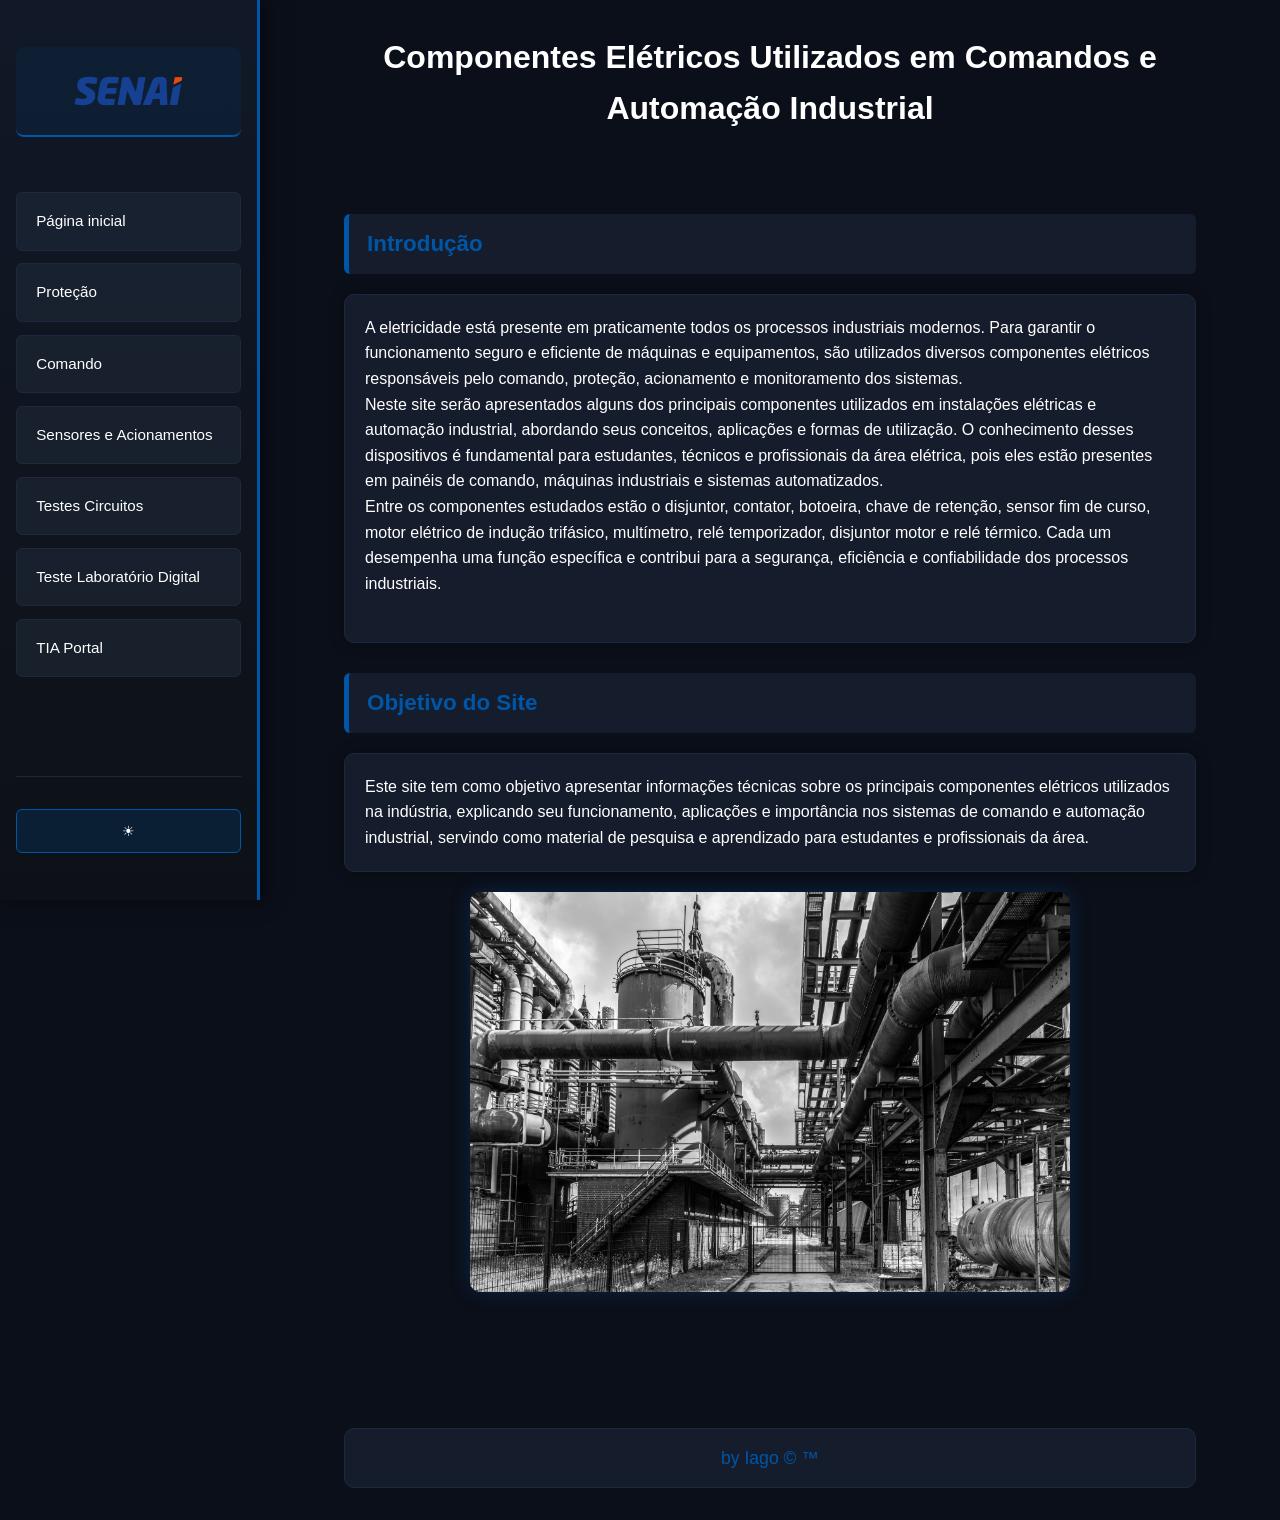
<file: index.html>
<!DOCTYPE html>
<html lang="pt-BR">
<head>
    <meta charset="UTF-8">
    <meta name="viewport" content="width=device-width, initial-scale=1.0">
        <link rel="stylesheet" href="style.css">
    <title>Document</title>
</head>
<body>
<nav>
    <div class="logo">
        <img src="./img/logo_senai.png" alt="Logo SENAI">
    </div>

    <div class="menu-links">
        <a href="../index.html">Página inicial</a>
        <a href="./protecao.html">Proteção</a>
        <a href="./comando.html">Comando</a>
        <a href="./sensores.html">Sensores e Acionamentos</a>
        <a href="./teste.html">Testes Circuitos</a>
        <a href="./teste2.html">Teste Laboratório Digital</a>
        <a href="./tia.html">TIA Portal</a>
    </div>
    <div style="margin-top: auto; padding-top: 2rem; border-top: 1px solid var(--border);">
        <button id="theme-toggle-btn" onclick="toggleTheme()" style="width: 100%; padding: 0.8rem; background-color: rgba(0, 86, 166, 0.2); color: #ffffff; border: 1px solid var(--primary); border-radius: 6px; cursor: pointer; font-size: 0.9rem; font-weight: 500; transition: all 0.3s ease;">Claro</button>
    </div>
</nav>
<script src="theme-toggle.js"></script>
<main>
    <h1>Componentes Elétricos Utilizados em Comandos e Automação Industrial</h1>
    <br>
    <h2>Introdução</h2>
    <div class="caixa-texto">
        <p>A eletricidade está presente em praticamente todos os processos industriais modernos. Para garantir o funcionamento seguro e eficiente de máquinas e equipamentos, são utilizados diversos componentes elétricos responsáveis pelo comando, proteção, acionamento e monitoramento dos sistemas.</p>
        <p>Neste site serão apresentados alguns dos principais componentes utilizados em instalações elétricas e automação industrial, abordando seus conceitos, aplicações e formas de utilização. O conhecimento desses dispositivos é fundamental para estudantes, técnicos e profissionais da área elétrica, pois eles estão presentes em painéis de comando, máquinas industriais e sistemas automatizados.</p>
        <p>Entre os componentes estudados estão o disjuntor, contator, botoeira, chave de retenção, sensor fim de curso, motor elétrico de indução trifásico, multímetro, relé temporizador, disjuntor motor e relé térmico. Cada um desempenha uma função específica e contribui para a segurança, eficiência e confiabilidade dos processos industriais.</p>
        <br>
    </div>
        <h2>Objetivo do Site</h2>
        <div class="caixa-texto">
            <p>Este site tem como objetivo apresentar informações técnicas sobre os principais componentes elétricos utilizados na indústria, explicando seu funcionamento, aplicações e importância nos sistemas de comando e automação industrial, servindo como material de pesquisa e aprendizado para estudantes e profissionais da área.</p>
        </div>
    <div>
        <img src="./img/img_01.jpg" alt="imagem">
    </div>
    <br>
    <br>
    <br>
    <footer>
        by Iago &copy; &trade;
    </footer>
</main>
</body>
</html>
</file>
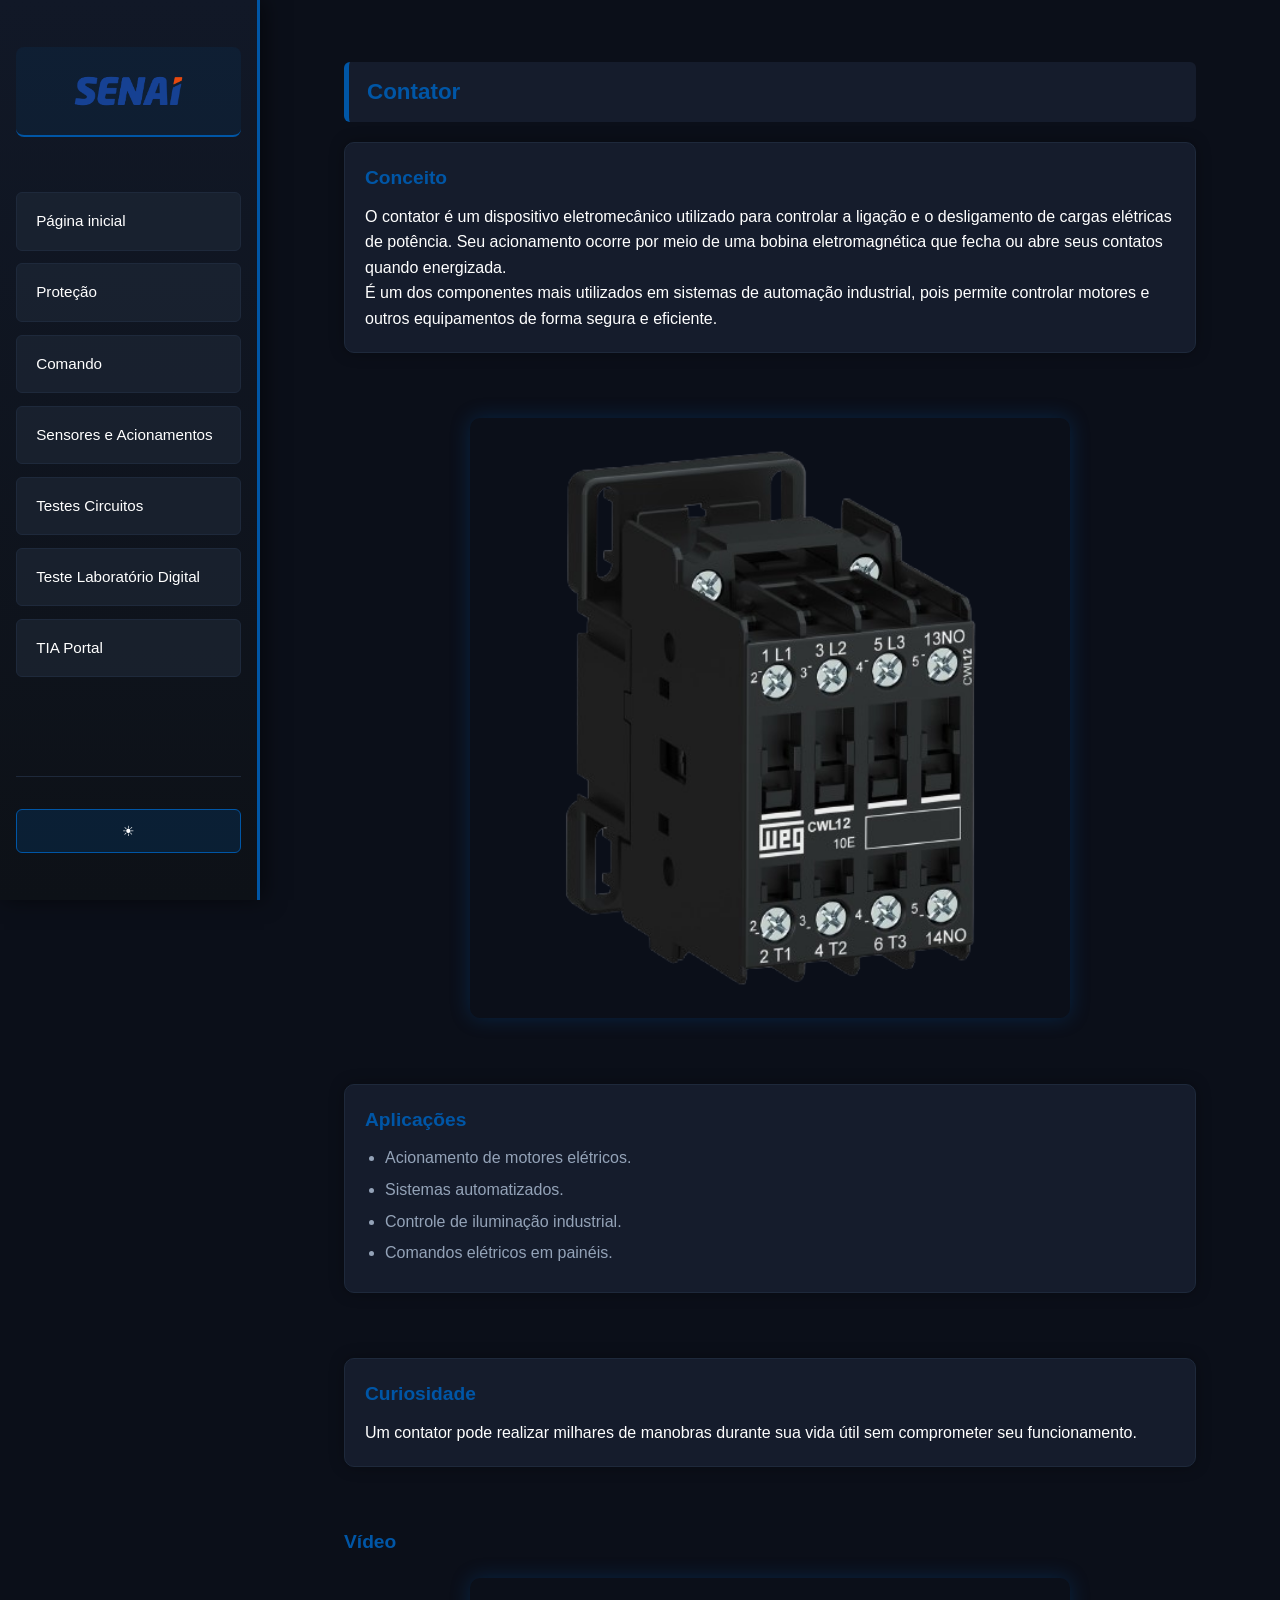
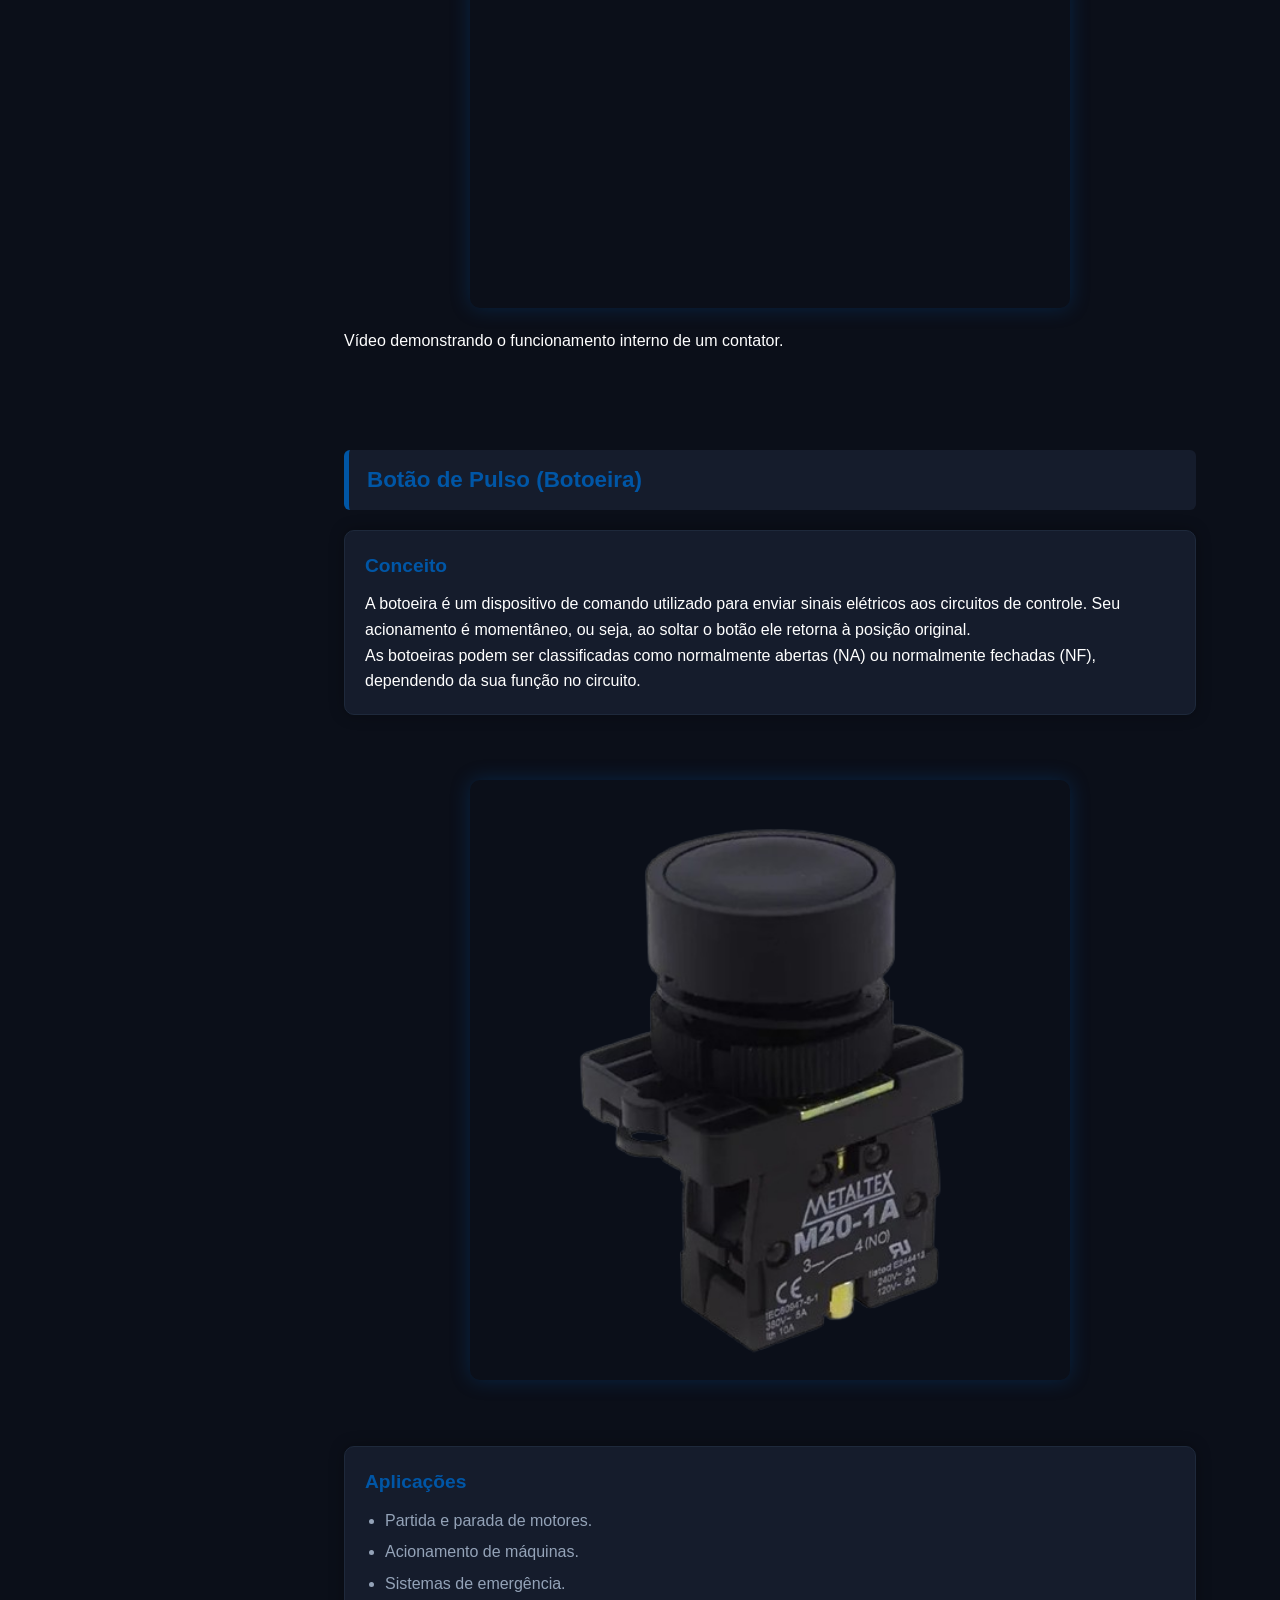
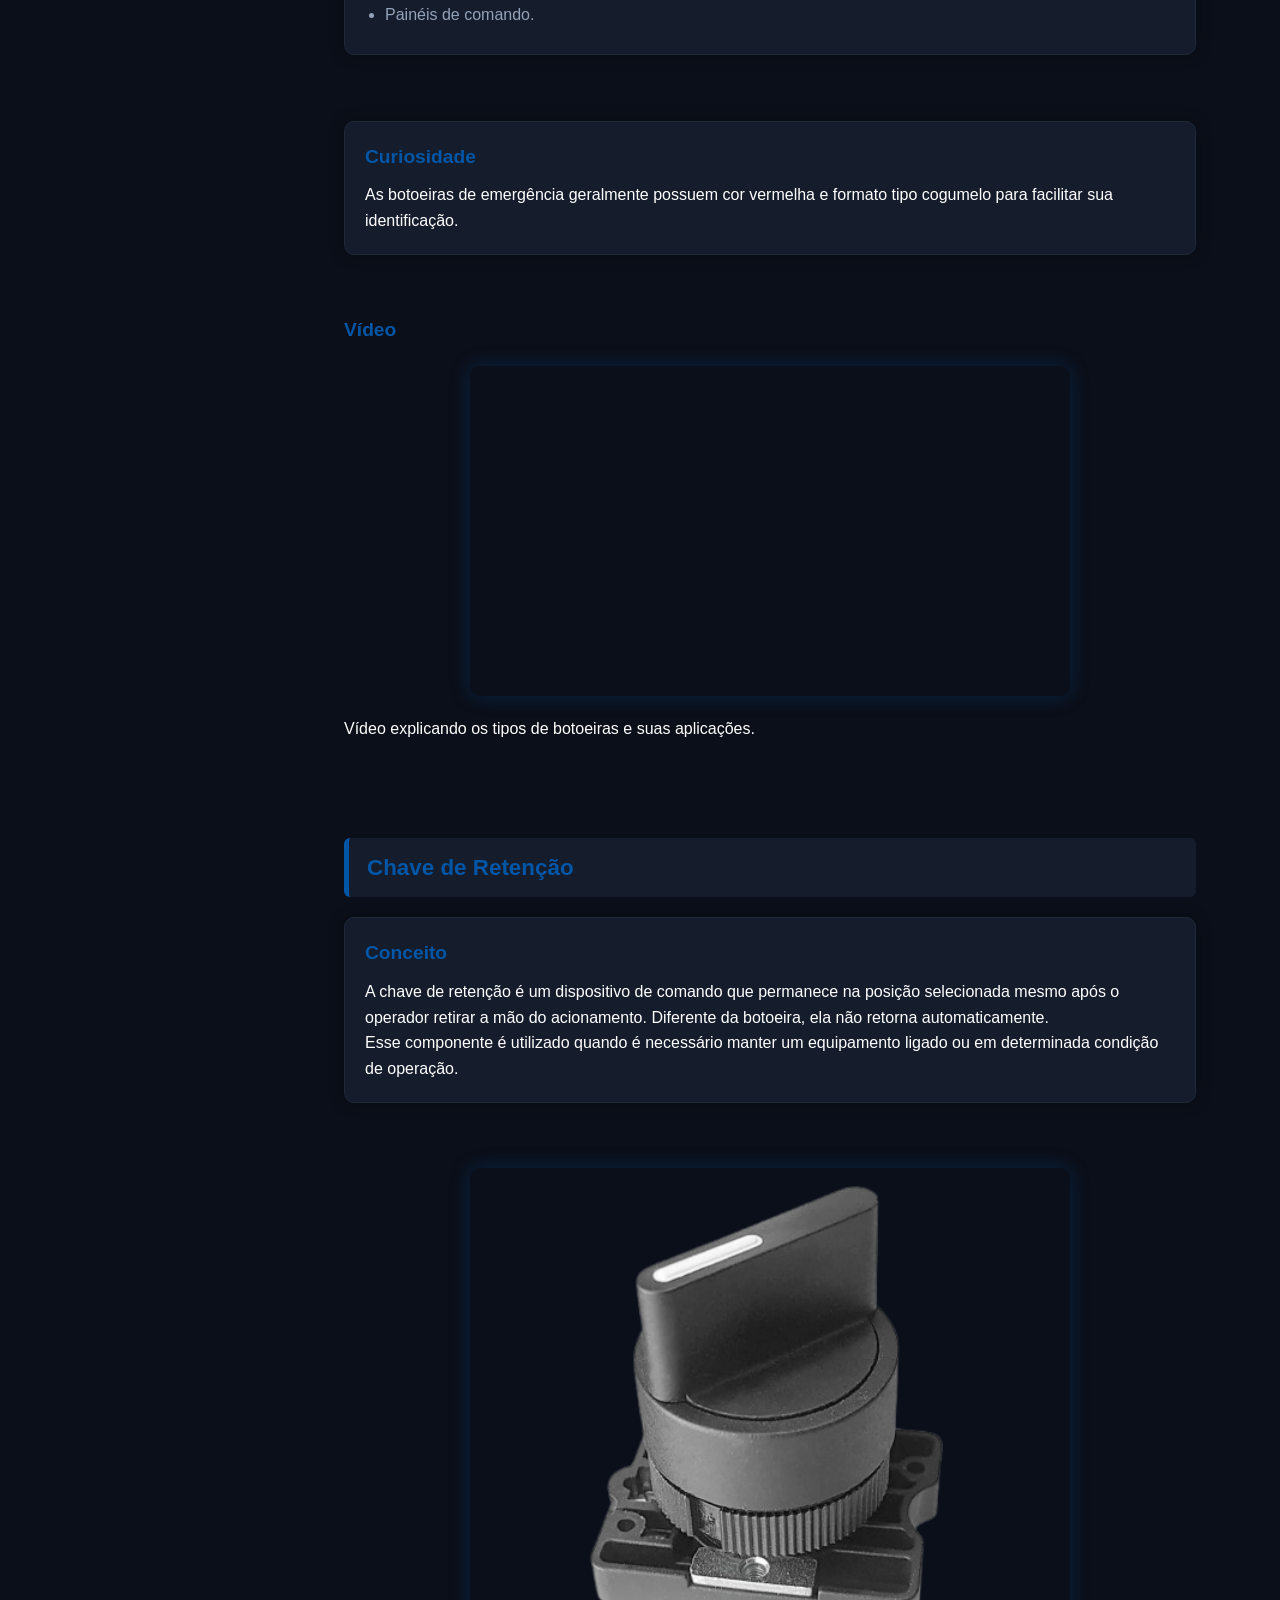
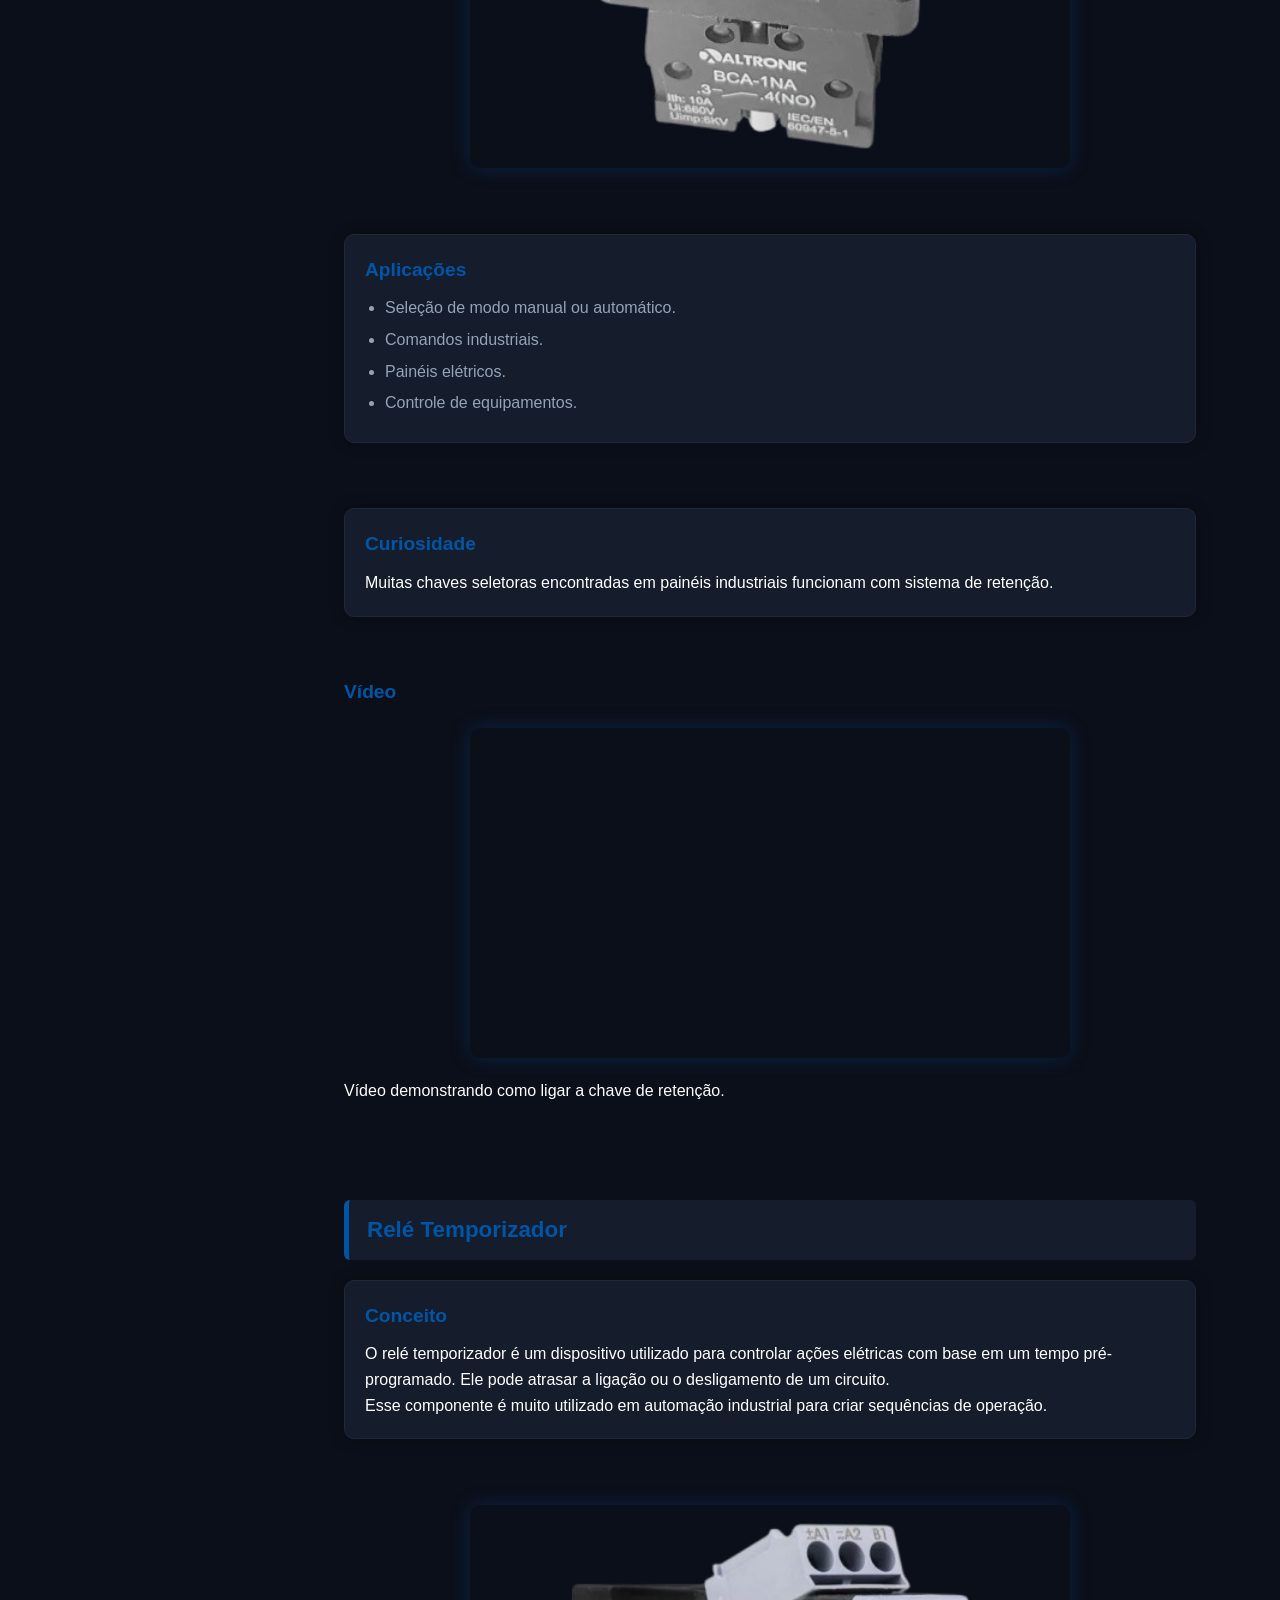
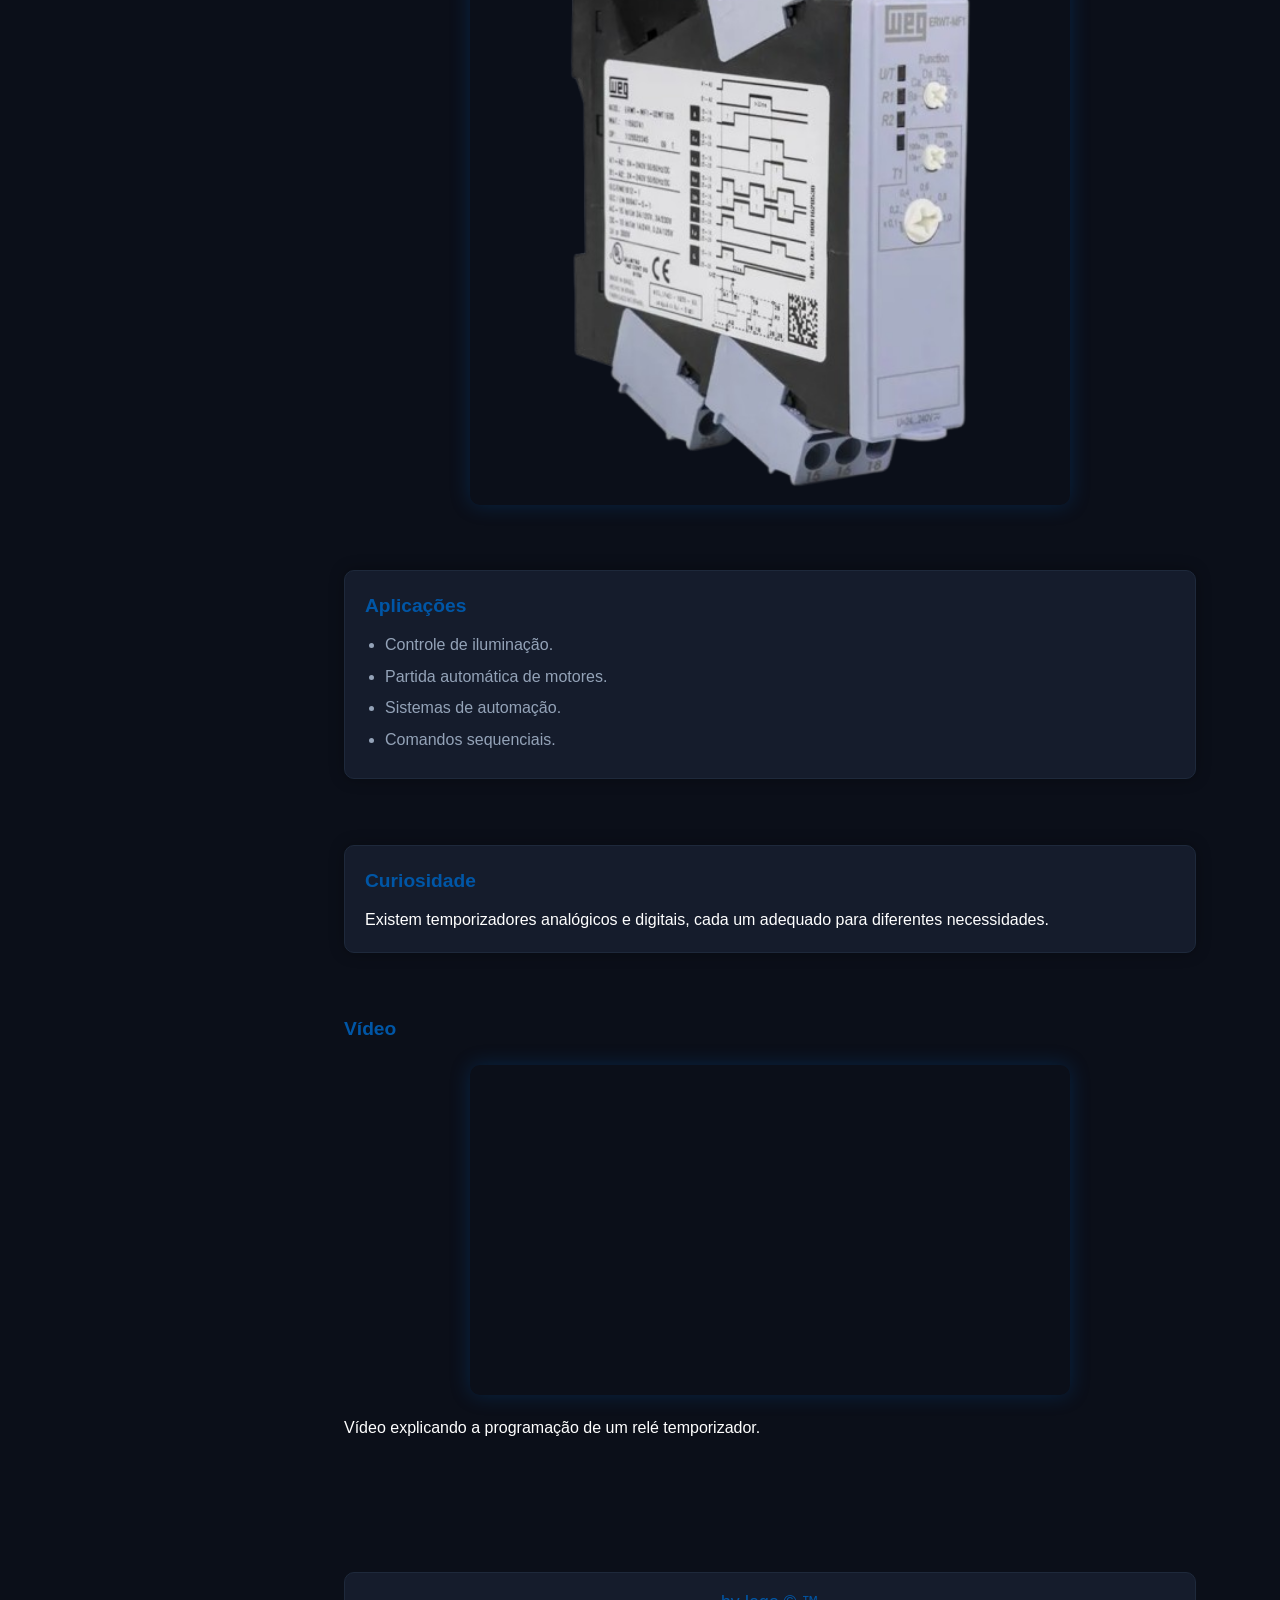
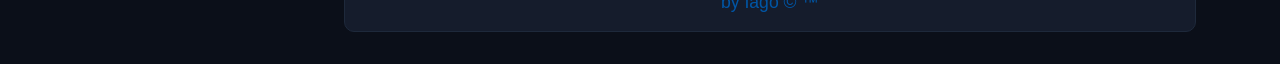
<file: comando.html>
<!DOCTYPE html>
<html lang="pt-BR">
<head>
    <meta charset="UTF-8">
    <meta name="viewport" content="width=device-width, initial-scale=1.0">
    <link rel="stylesheet" href="style.css">
    <title>Document</title>
</head>
<body>
<nav>
    <div class="logo">
        <img src="./img/logo_senai.png" alt="Logo SENAI">
    </div>

    <div class="menu-links">
        <a href="../index.html">Página inicial</a>
        <a href="./protecao.html">Proteção</a>
        <a href="./comando.html">Comando</a>
        <a href="./sensores.html">Sensores e Acionamentos</a>
        <a href="./teste.html">Testes Circuitos</a>
        <a href="./teste2.html">Teste Laboratório Digital</a>
        <a href="./tia.html">TIA Portal</a>
    </div>
    <div style="margin-top: auto; padding-top: 2rem; border-top: 1px solid var(--border);">
        <button id="theme-toggle-btn" onclick="toggleTheme()" style="width: 100%; padding: 0.8rem; background-color: rgba(0, 86, 166, 0.2); color: #ffffff; border: 1px solid var(--primary); border-radius: 6px; cursor: pointer; font-size: 0.9rem; font-weight: 500; transition: all 0.3s ease;">Claro</button>
    </div>
</nav>
<script src="theme-toggle.js"></script>

<main>
<h2>Contator</h2>
<div class="caixa-texto">
    <h3>Conceito</h3>
    <p>O contator é um dispositivo eletromecânico utilizado para controlar a ligação e o desligamento de cargas elétricas de potência. Seu acionamento ocorre por meio de uma bobina eletromagnética que fecha ou abre seus contatos quando energizada.</p>
    <p>É um dos componentes mais utilizados em sistemas de automação industrial, pois permite controlar motores e outros equipamentos de forma segura e eficiente.</p>
</div>
<br>
<div>
    <img src="./img/img_06.png" alt="">
</div>
<br>
<div class="tt-tt">
    <h3>Aplicações</h3>
    <ul>
        <li>Acionamento de motores elétricos.</li>
        <li>Sistemas automatizados.</li>
        <li>Controle de iluminação industrial.</li>
        <li>Comandos elétricos em painéis.</li>
    </ul>
</div>
<br>
<div class="caixa-texto">
    <h3>Curiosidade</h3>
    <p>Um contator pode realizar milhares de manobras durante sua vida útil sem comprometer seu funcionamento.</p>
</div>
<br>
<div>
    <h3>Vídeo</h3>
    <iframe width="360" height="360" src="https://www.youtube.com/embed/OKiCSIbYXBU?si=x5JsJVMqiyvGnJVL" title="YouTube video player" frameborder="0" allow="accelerometer; autoplay; clipboard-write; encrypted-media; gyroscope; picture-in-picture; web-share" referrerpolicy="strict-origin-when-cross-origin" allowfullscreen></iframe>
    <p>Vídeo demonstrando o funcionamento interno de um contator.</p>
    
</div>
<br>
<br>
<h2>Botão de Pulso (Botoeira)</h2>
<div class="caixa-texto">
    <h3>Conceito</h3>
    <p>A botoeira é um dispositivo de comando utilizado para enviar sinais elétricos aos circuitos de controle. Seu acionamento é momentâneo, ou seja, ao soltar o botão ele retorna à posição original.</p>
    <p>As botoeiras podem ser classificadas como normalmente abertas (NA) ou normalmente fechadas (NF), dependendo da sua função no circuito.</p>
</div>
<br>
<div>
    <img src="./img/img_07.png" alt="">
</div>
<br>
<div class="tt-tt">
    <h3>Aplicações</h3>
    <ul>
        <li>Partida e parada de motores.</li>
        <li>Acionamento de máquinas.</li>
        <li>Sistemas de emergência.</li>
        <li>Painéis de comando.</li>
    </ul>
</div>
<br>
<div class="caixa-texto">
    <h3>Curiosidade</h3>
    <p>As botoeiras de emergência geralmente possuem cor vermelha e formato tipo cogumelo para facilitar sua identificação.</p>
</div>
<br>
<div>
    <h3>Vídeo</h3>
    <iframe width="360" height="360" src="https://www.youtube.com/embed/8z-OCpffKlY?si=XCLBMstE1PKx-4JH" title="YouTube video player" frameborder="0" allow="accelerometer; autoplay; clipboard-write; encrypted-media; gyroscope; picture-in-picture; web-share" referrerpolicy="strict-origin-when-cross-origin" allowfullscreen></iframe>
    <p>Vídeo explicando os tipos de botoeiras e suas aplicações.</p>
    
</div>
<br>
<br>

<h2>Chave de Retenção</h2>
<div class="caixa-texto">
    <h3>Conceito</h3>
    <p>A chave de retenção é um dispositivo de comando que permanece na posição selecionada mesmo após o operador retirar a mão do acionamento. Diferente da botoeira, ela não retorna automaticamente.</p>
    <p>Esse componente é utilizado quando é necessário manter um equipamento ligado ou em determinada condição de operação.</p>
</div>
<br>
<div>
    <img src="./img/img-08.png" alt="">
</div>
<br>
<div class="tt-tt">
    <h3>Aplicações</h3>
    <ul>
        <li>Seleção de modo manual ou automático.</li>
        <li>Comandos industriais.</li>
        <li>Painéis elétricos.</li>
        <li>Controle de equipamentos.</li>
    </ul>
</div>
<br>
<div class="caixa-texto">
    <h3>Curiosidade</h3>
    <p>Muitas chaves seletoras encontradas em painéis industriais funcionam com sistema de retenção.</p>
</div>
<br>
<div>
    <h3>Vídeo</h3>
    <iframe width="360" height="360" src="https://www.youtube.com/embed/DrhR99vkiMw?si=tYfhc5TKgwYvcbAS" title="YouTube video player" frameborder="0" allow="accelerometer; autoplay; clipboard-write; encrypted-media; gyroscope; picture-in-picture; web-share" referrerpolicy="strict-origin-when-cross-origin" allowfullscreen></iframe>
    <p>Vídeo demonstrando como ligar a chave de retenção.</p>
    
</div>
<br>
<br>
<h2>Relé Temporizador</h2>
<div class="caixa-texto">
    <h3>Conceito</h3>
    <p>O relé temporizador é um dispositivo utilizado para controlar ações elétricas com base em um tempo pré-programado. Ele pode atrasar a ligação ou o desligamento de um circuito.</p>
    <p>Esse componente é muito utilizado em automação industrial para criar sequências de operação.</p>
</div>
<br>
<div>
    <img src="./img/IMG+09.png" alt="">
</div>
<br>
<div class="tt-tt">
    <h3>Aplicações</h3>
    <ul>
        <li>Controle de iluminação.</li>
        <li>Partida automática de motores.</li>
        <li>Sistemas de automação.</li>
        <li>Comandos sequenciais.</li>
    </ul>
</div>
<br>
<div class="caixa-texto">
    <h3>Curiosidade</h3>
    <p>Existem temporizadores analógicos e digitais, cada um adequado para diferentes necessidades.</p>
</div>
<br>
<div>
    <h3>Vídeo</h3>
    <iframe width="360" height="360" src="https://www.youtube.com/embed/aZzeW-Pu0Uk?si=hK7NzACiXmtyhju_" title="YouTube video player" frameborder="0" allow="accelerometer; autoplay; clipboard-write; encrypted-media; gyroscope; picture-in-picture; web-share" referrerpolicy="strict-origin-when-cross-origin" allowfullscreen></iframe>
    <p>Vídeo explicando a programação de um relé temporizador.</p>
    
</div>
<br>
<br>
<br>

<footer>
    by Iago &copy; &trade;
</footer>
</main>
</body>
</html>
</file>
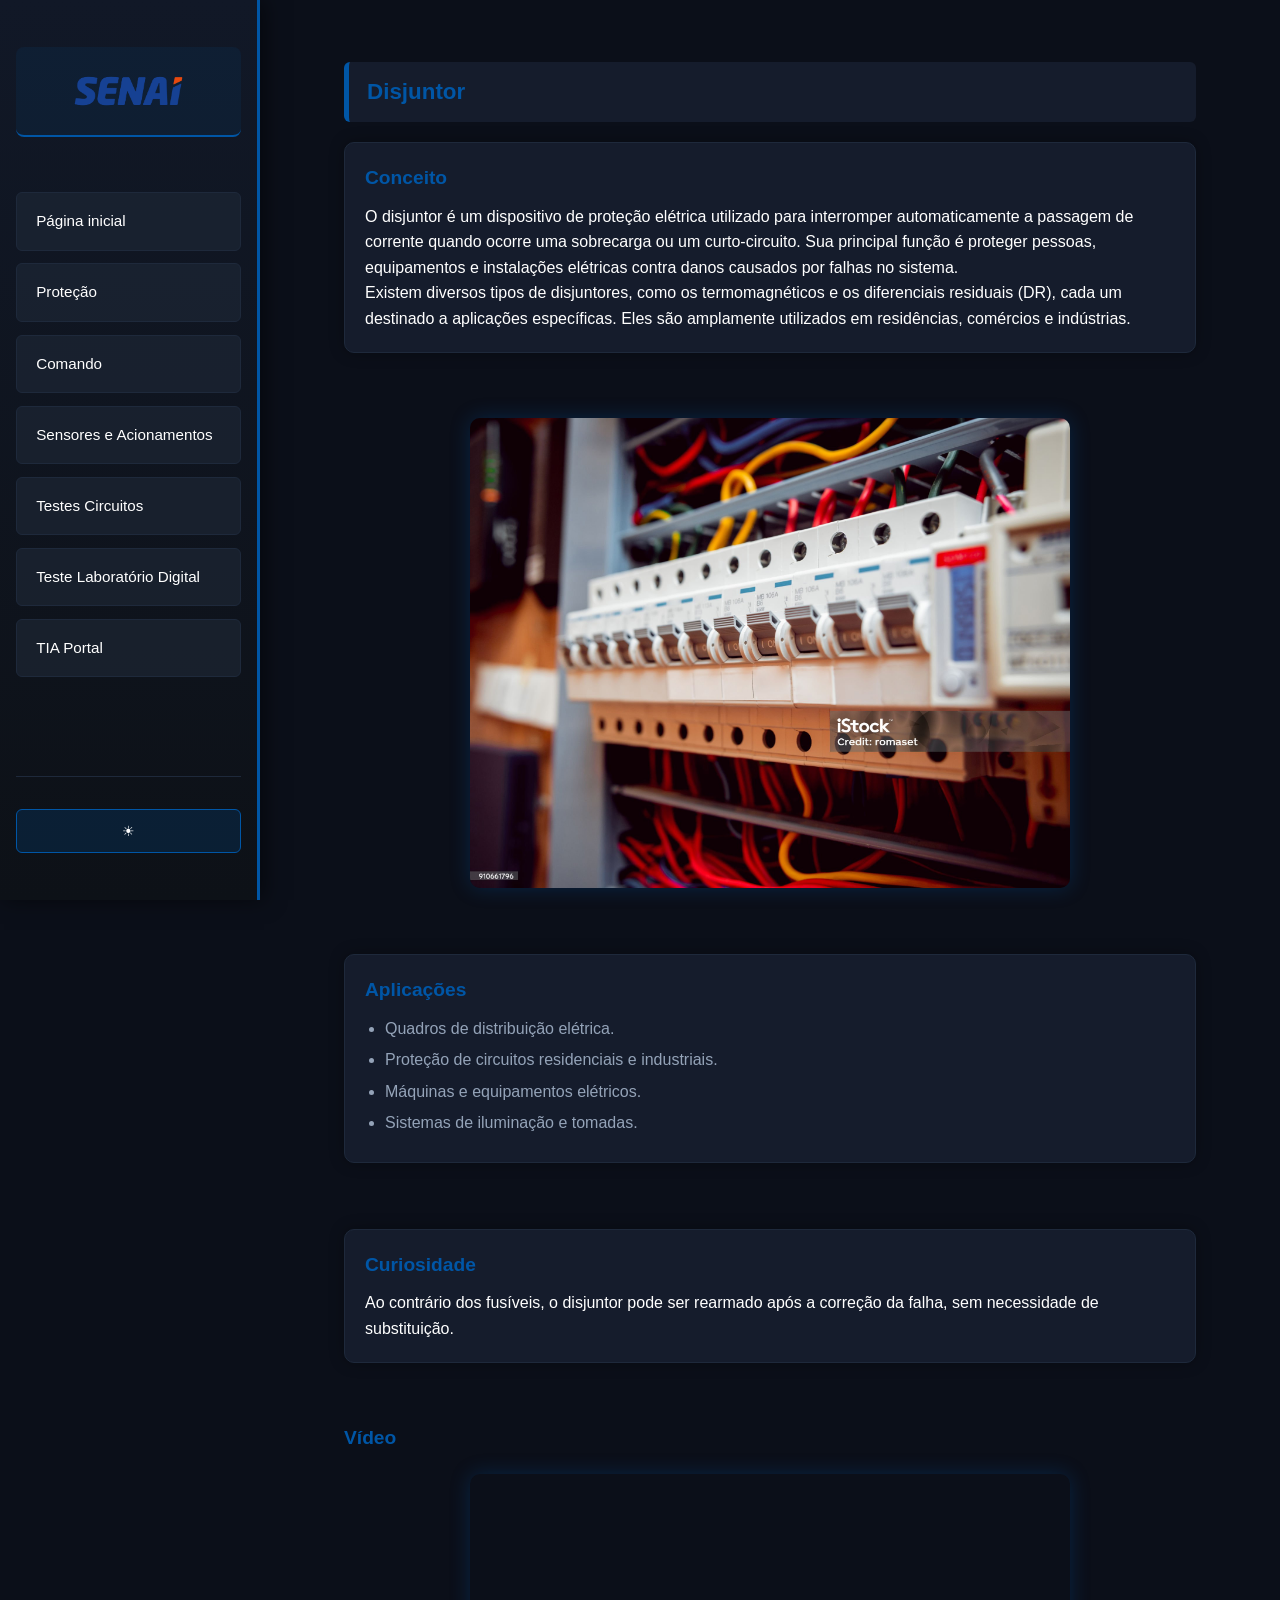
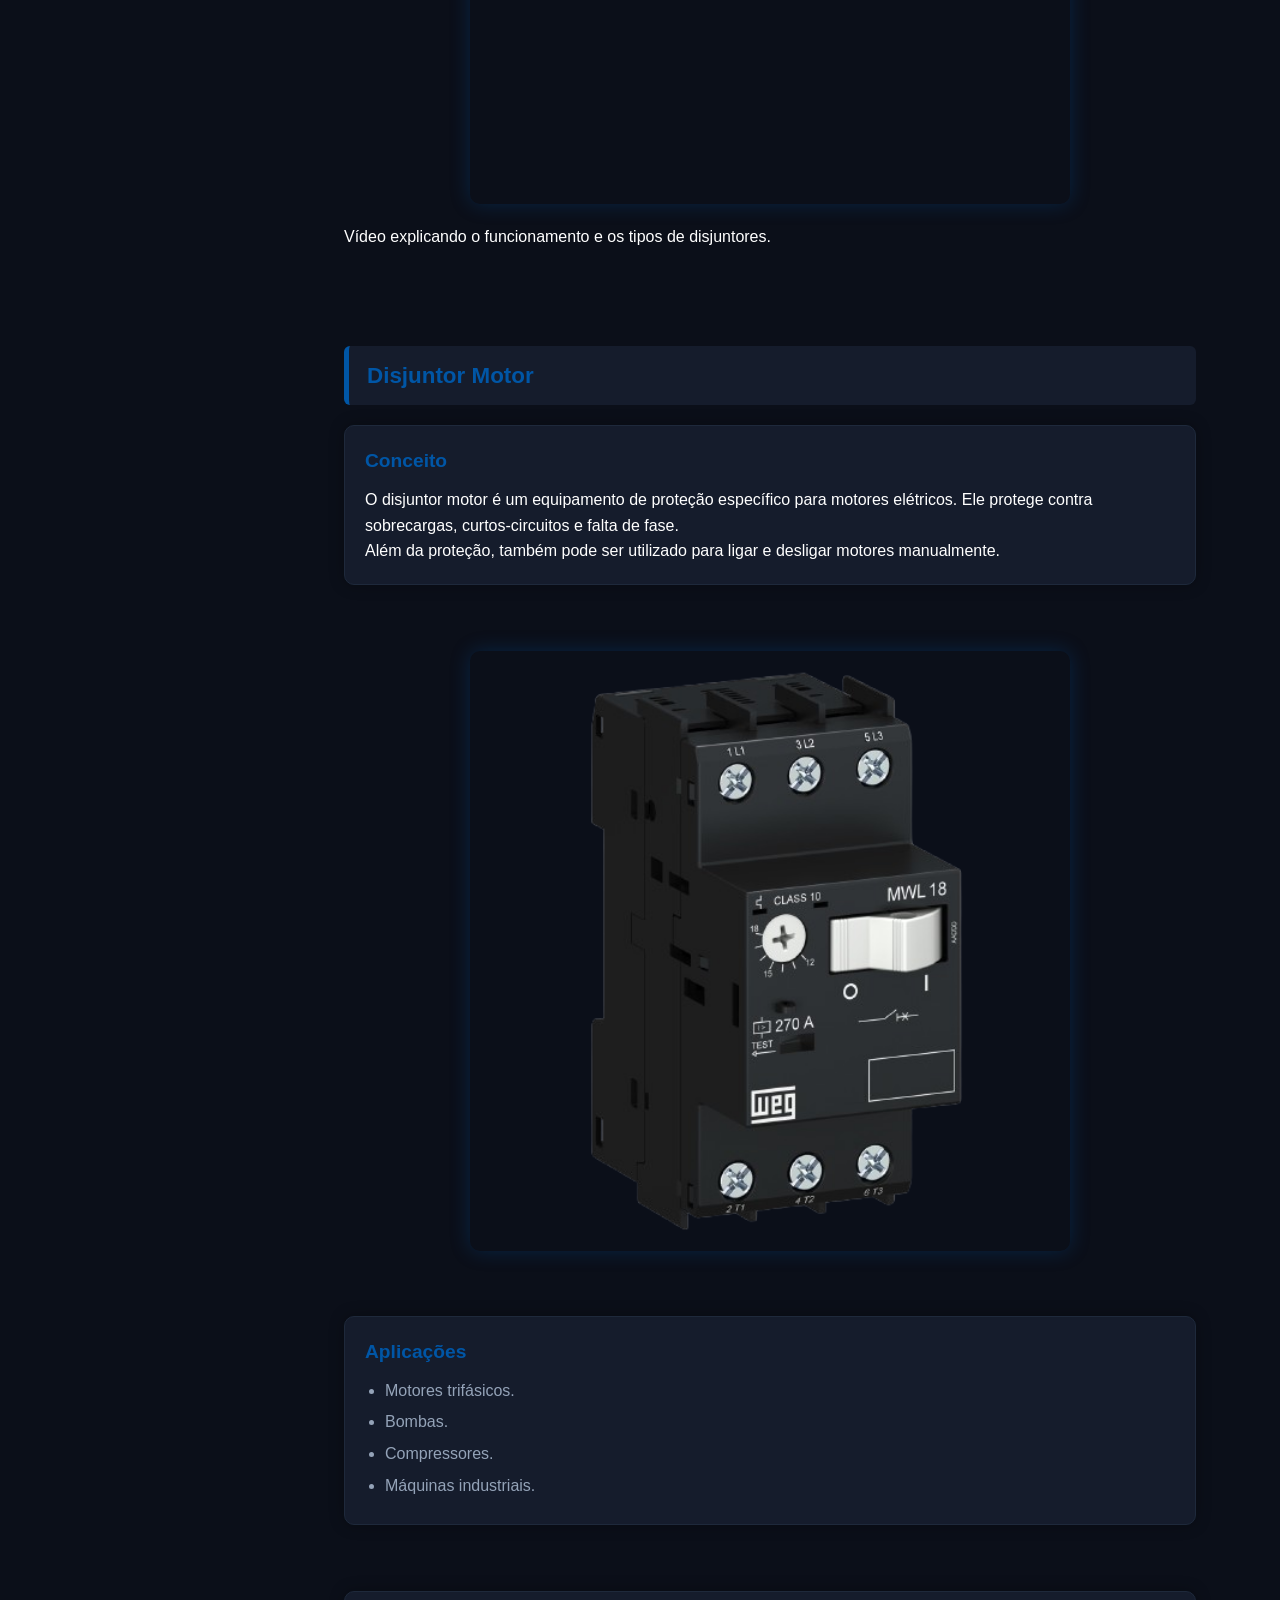
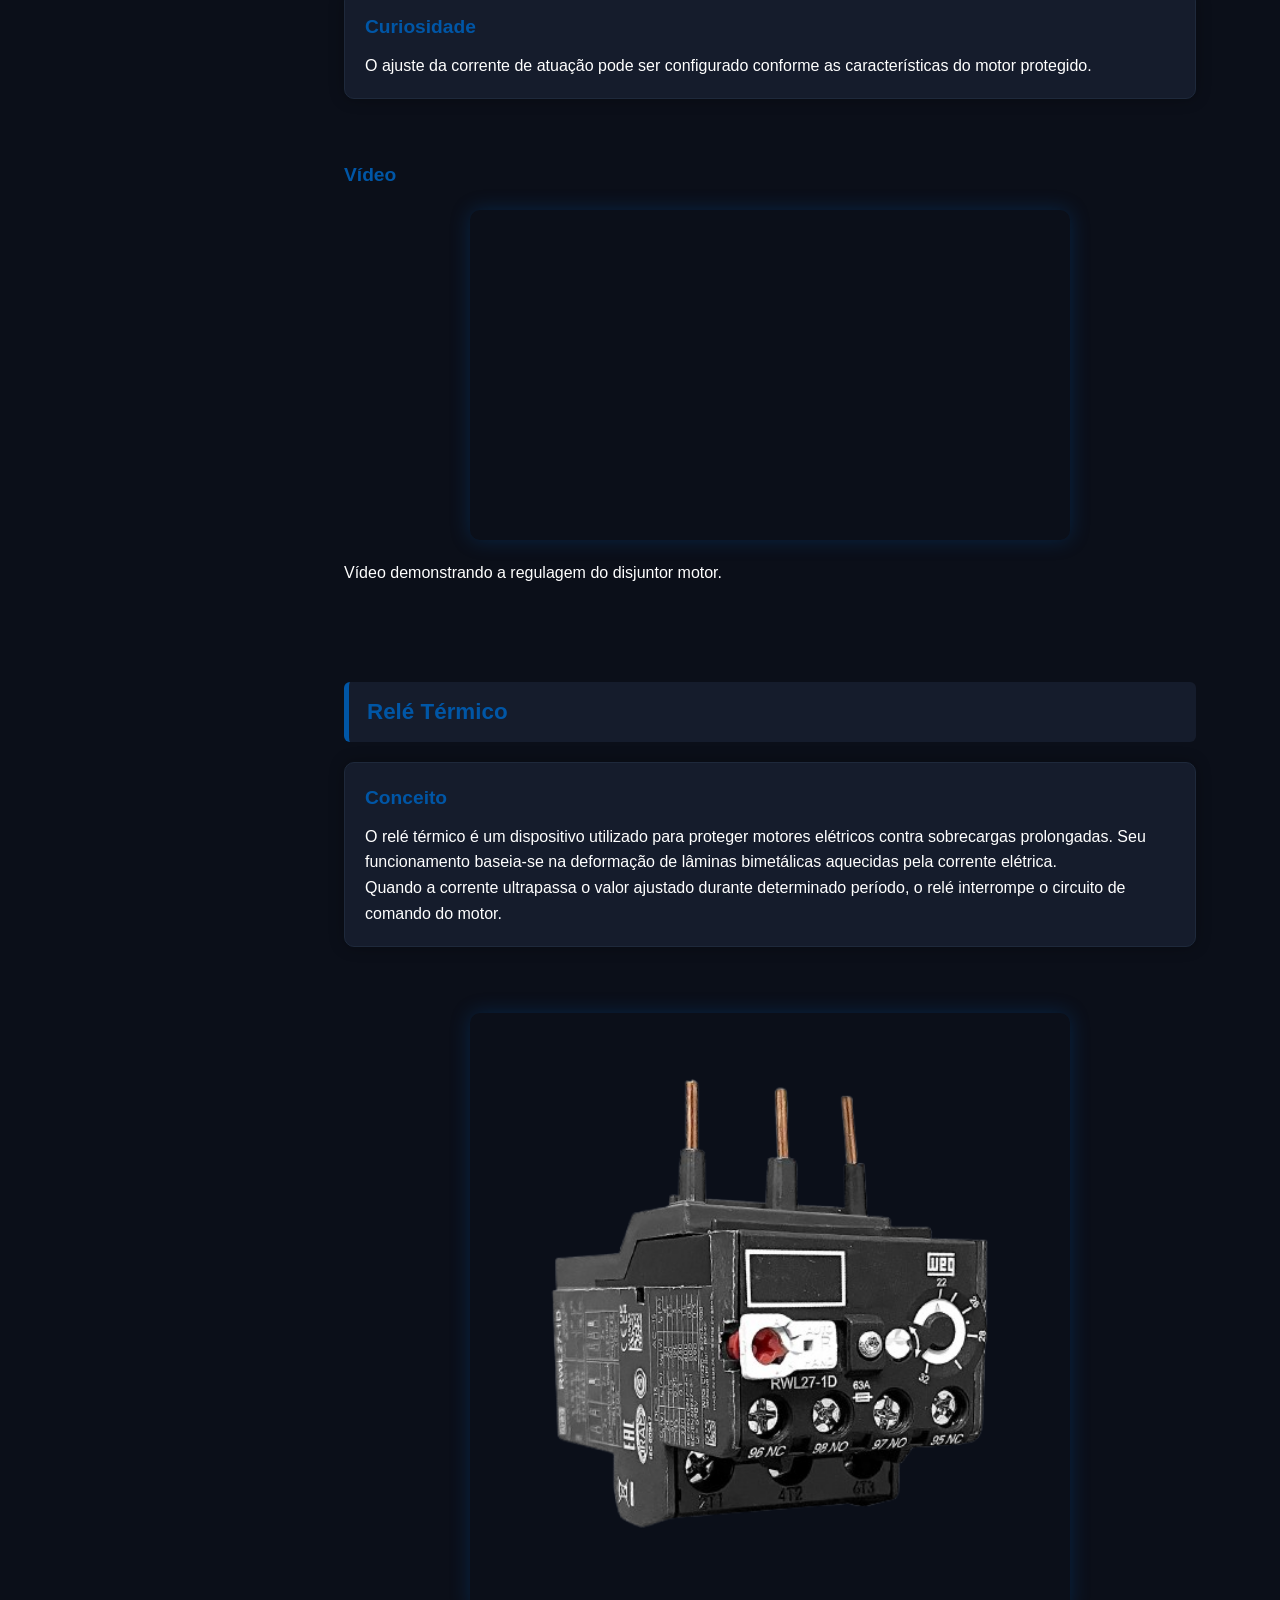
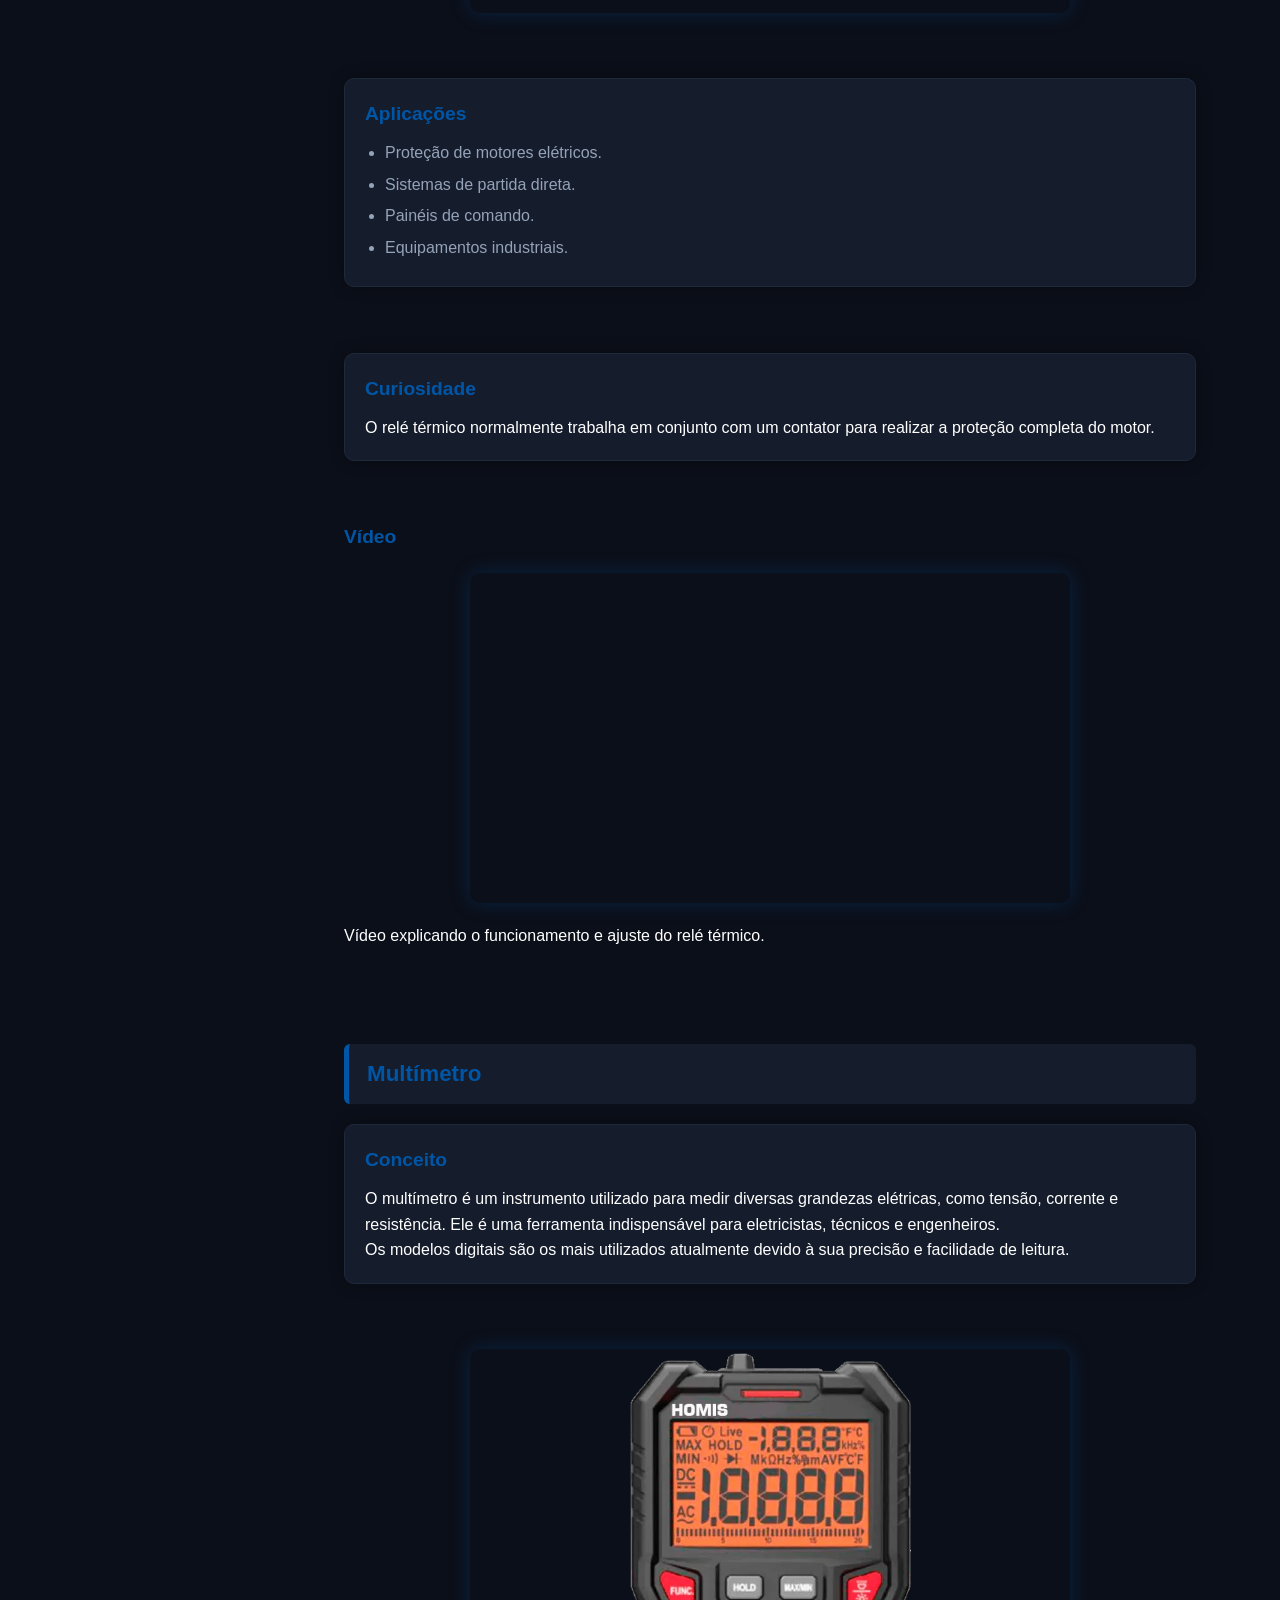
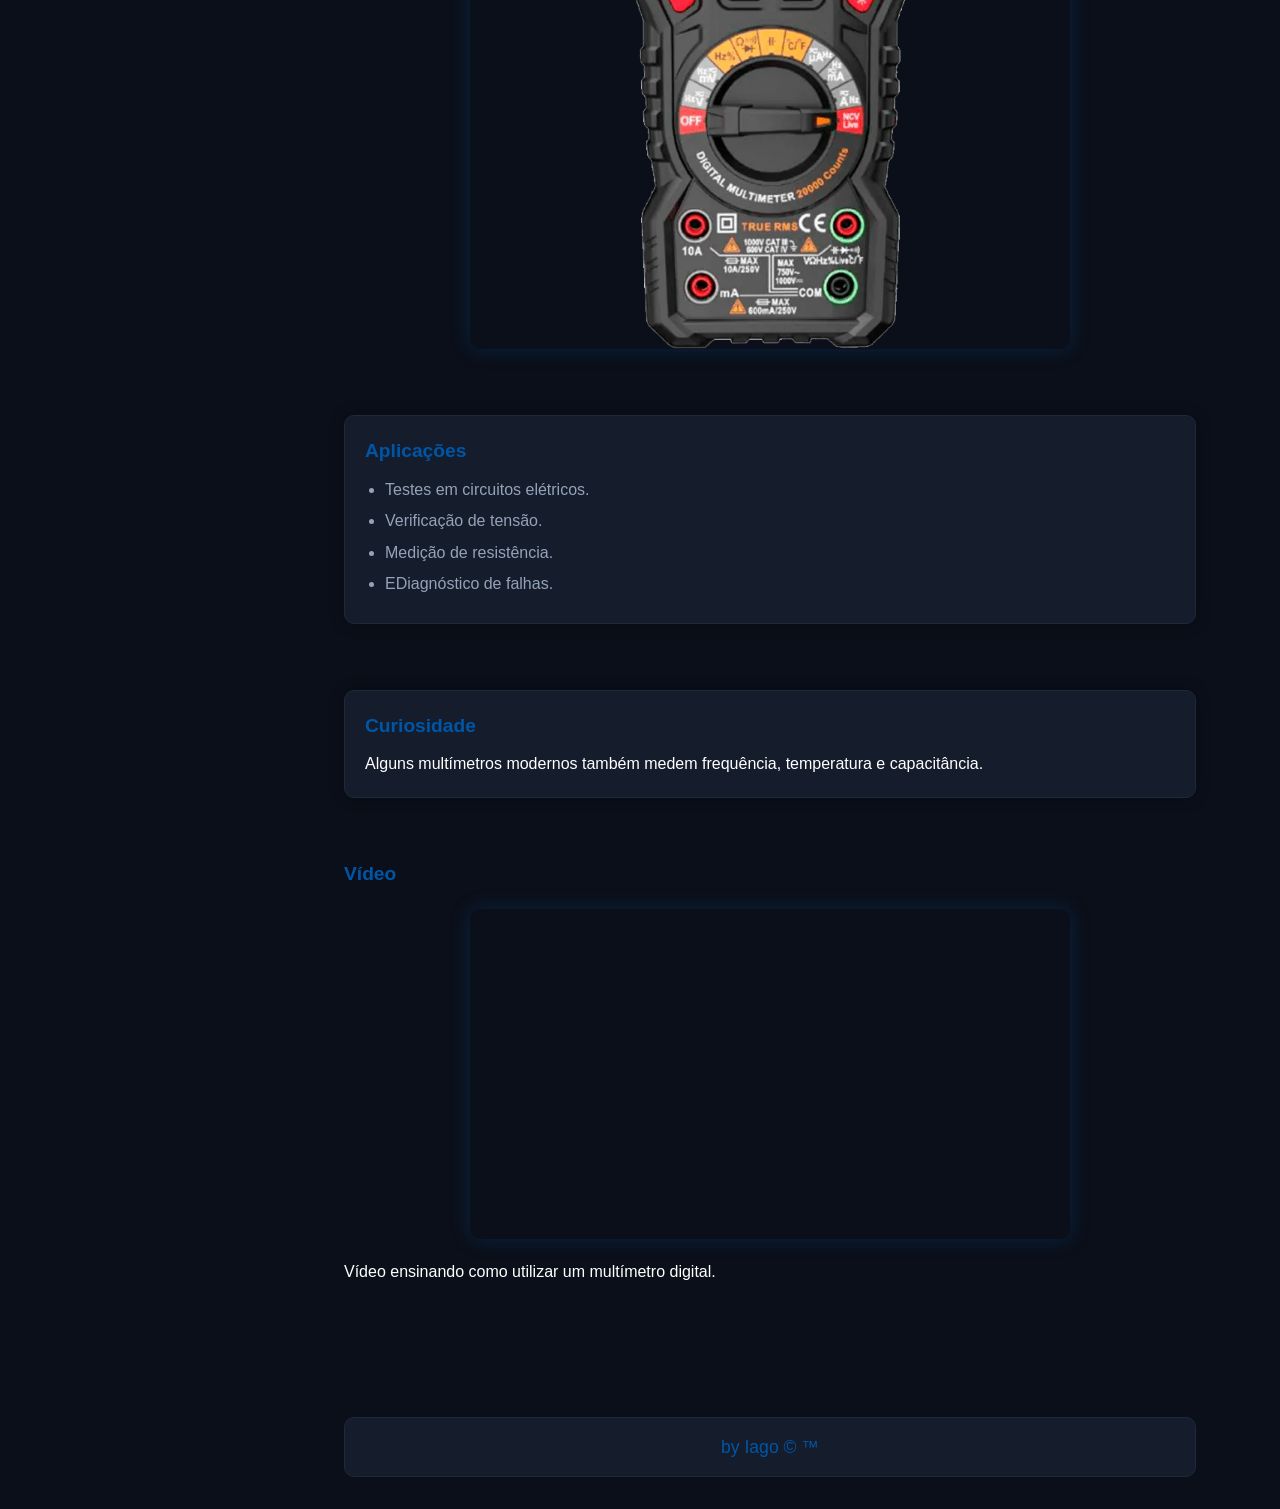
<file: protecao.html>
<!DOCTYPE html>
<html lang="pt-BR">
<head>
    <meta charset="UTF-8">
    <meta name="viewport" content="width=device-width, initial-scale=1.0">
        <link rel="stylesheet" href="style.css">
    <title>Document</title>
</head>
<body>
<nav>
    <div class="logo">
        <img src="./img/logo_senai.png" alt="Logo SENAI">
    </div>

    <div class="menu-links">
        <a href="../index.html">Página inicial</a>
        <a href="./protecao.html">Proteção</a>
        <a href="./comando.html">Comando</a>
        <a href="./sensores.html">Sensores e Acionamentos</a>
        <a href="./teste.html">Testes Circuitos</a>
        <a href="./teste2.html">Teste Laboratório Digital</a>
        <a href="./tia.html">TIA Portal</a>
    </div>
    <div style="margin-top: auto; padding-top: 2rem; border-top: 1px solid var(--border);">
        <button id="theme-toggle-btn" onclick="toggleTheme()" style="width: 100%; padding: 0.8rem; background-color: rgba(0, 86, 166, 0.2); color: #ffffff; border: 1px solid var(--primary); border-radius: 6px; cursor: pointer; font-size: 0.9rem; font-weight: 500; transition: all 0.3s ease;">Claro</button>
    </div>
</nav>
<script src="theme-toggle.js"></script>

<main>
<h2>Disjuntor</h2>
<div class="caixa-texto">
<h3>Conceito</h3>
    <p>O disjuntor é um dispositivo de proteção elétrica utilizado para interromper automaticamente a passagem de corrente quando ocorre uma sobrecarga ou um curto-circuito. Sua principal função é proteger pessoas, equipamentos e instalações elétricas contra danos causados por falhas no sistema.</p>
    <p>Existem diversos tipos de disjuntores, como os termomagnéticos e os diferenciais residuais (DR), cada um destinado a aplicações específicas. Eles são amplamente utilizados em residências, comércios e indústrias.</p>
</div>
<br>
<div>
    <img src="./img/img_02.jpg" alt="">
</div>
<br>
<div class="tt-tt">
    <h3>Aplicações</h3>
    <ul>
        <li>Quadros de distribuição elétrica.</li>
        <li>Proteção de circuitos residenciais e industriais.</li>
        <li>Máquinas e equipamentos elétricos.</li>
        <li>Sistemas de iluminação e tomadas.</li>
    </ul>
</div>
<br>
<div class="caixa-texto">
    <h3>Curiosidade</h3>
    <p>Ao contrário dos fusíveis, o disjuntor pode ser rearmado após a correção da falha, sem necessidade de substituição.</p>
</div>
<br>
<div>
<h3>Vídeo</h3>
    <iframe width="360" height="360" src="https://www.youtube.com/embed/kL6bwGRLixM?si=bJEwmmX3ojmEEcTe" title="YouTube video player" frameborder="0" allow="accelerometer; autoplay; clipboard-write; encrypted-media; gyroscope; picture-in-picture; web-share" referrerpolicy="strict-origin-when-cross-origin" allowfullscreen></iframe>
    <p>Vídeo explicando o funcionamento e os tipos de disjuntores.</p>
</div>
<br>
<br>
<h2>Disjuntor Motor</h2>
<div class="caixa-texto">
<h3>Conceito</h3>
    <p>O disjuntor motor é um equipamento de proteção específico para motores elétricos. Ele protege contra sobrecargas, curtos-circuitos e falta de fase.</p>
    <p>Além da proteção, também pode ser utilizado para ligar e desligar motores manualmente.</p>
</div>
<br>
<div>
    <img src="./img/img_03.png" alt="">
</div>
<br>
<div class="tt-tt">
    <h3>Aplicações</h3>
    <ul>
        <li>Motores trifásicos.</li>
        <li>Bombas.</li>
        <li>Compressores.</li>
        <li>Máquinas industriais.</li>
    </ul>
</div>
<br>
<div class="caixa-texto">
    <h3>Curiosidade</h3>
    <p>O ajuste da corrente de atuação pode ser configurado conforme as características do motor protegido.</p>
</div>
<br>
<div>
    <h3>Vídeo</h3>
    <iframe width="360" height="360" src="https://www.youtube.com/embed/WT4gvY7ki4U?si=gd6rtX5u65iJ3r5A" title="YouTube video player" frameborder="0" allow="accelerometer; autoplay; clipboard-write; encrypted-media; gyroscope; picture-in-picture; web-share" referrerpolicy="strict-origin-when-cross-origin" allowfullscreen></iframe>
    <p>Vídeo demonstrando a regulagem do disjuntor motor.</p>

</div>
<br>
<br>
<h2>Relé Térmico</h2>
<div class="caixa-texto">
    <h3>Conceito</h3>
    <p>O relé térmico é um dispositivo utilizado para proteger motores elétricos contra sobrecargas prolongadas. Seu funcionamento baseia-se na deformação de lâminas bimetálicas aquecidas pela corrente elétrica.</p>
    <p>Quando a corrente ultrapassa o valor ajustado durante determinado período, o relé interrompe o circuito de comando do motor.</p>
</div>
<br>
<div>
    <img src="./img/img_04.png" alt="">
</div>
<br>
<div class="tt-tt">
    <h3>Aplicações</h3>
    <ul>
        <li>Proteção de motores elétricos.</li>
        <li>Sistemas de partida direta.</li>
        <li>Painéis de comando.</li>
        <li>Equipamentos industriais.</li>
    </ul>
</div>
<br>
<div class="caixa-texto">
    <h3>Curiosidade</h3>
    <p>O relé térmico normalmente trabalha em conjunto com um contator para realizar a proteção completa do motor.</p>
</div>
<br>
<div>
    <h3>Vídeo</h3>
    <iframe width="360" height="360" src="https://www.youtube.com/embed/-mImR73nQyw?si=QR2LER6zOUpf0Tev" title="YouTube video player" frameborder="0" allow="accelerometer; autoplay; clipboard-write; encrypted-media; gyroscope; picture-in-picture; web-share" referrerpolicy="strict-origin-when-cross-origin" allowfullscreen></iframe>
    <p>Vídeo explicando o funcionamento e ajuste do relé térmico.</p>

</div>
<br>
<br>
<h2>Multímetro</h2>
<div class="caixa-texto">
    <h3>Conceito</h3>
    <p>O multímetro é um instrumento utilizado para medir diversas grandezas elétricas, como tensão, corrente e resistência. Ele é uma ferramenta indispensável para eletricistas, técnicos e engenheiros.</p>
    <p>Os modelos digitais são os mais utilizados atualmente devido à sua precisão e facilidade de leitura.</p>
</div>
<br>
<div>
    <img src="./img/img_05.webp" alt="">
</div>
<br>
<div class="tt-tt">
    <h3>Aplicações</h3>
    <ul>
        <li>Testes em circuitos elétricos.</li>
        <li>Verificação de tensão.</li>
        <li>Medição de resistência.</li>
        <li>EDiagnóstico de falhas.</li>
    </ul>
</div>
<br>
<div class="caixa-texto">
    <h3>Curiosidade</h3>
    <p>Alguns multímetros modernos também medem frequência, temperatura e capacitância.</p>
</div>
<br>
<div>
    <h3>Vídeo</h3>
    <iframe width="360" height="360" src="https://www.youtube.com/embed/-hrFS4uNKIQ?si=AAd7P5aZkVyOkouR" title="YouTube video player" frameborder="0" allow="accelerometer; autoplay; clipboard-write; encrypted-media; gyroscope; picture-in-picture; web-share" referrerpolicy="strict-origin-when-cross-origin" allowfullscreen></iframe>
    <p>Vídeo ensinando como utilizar um multímetro digital.</p>

</div>
<br>
<br>
<br>
<footer>
    by Iago &copy; &trade;
</footer>
</main>
</body>
</html>
</file>
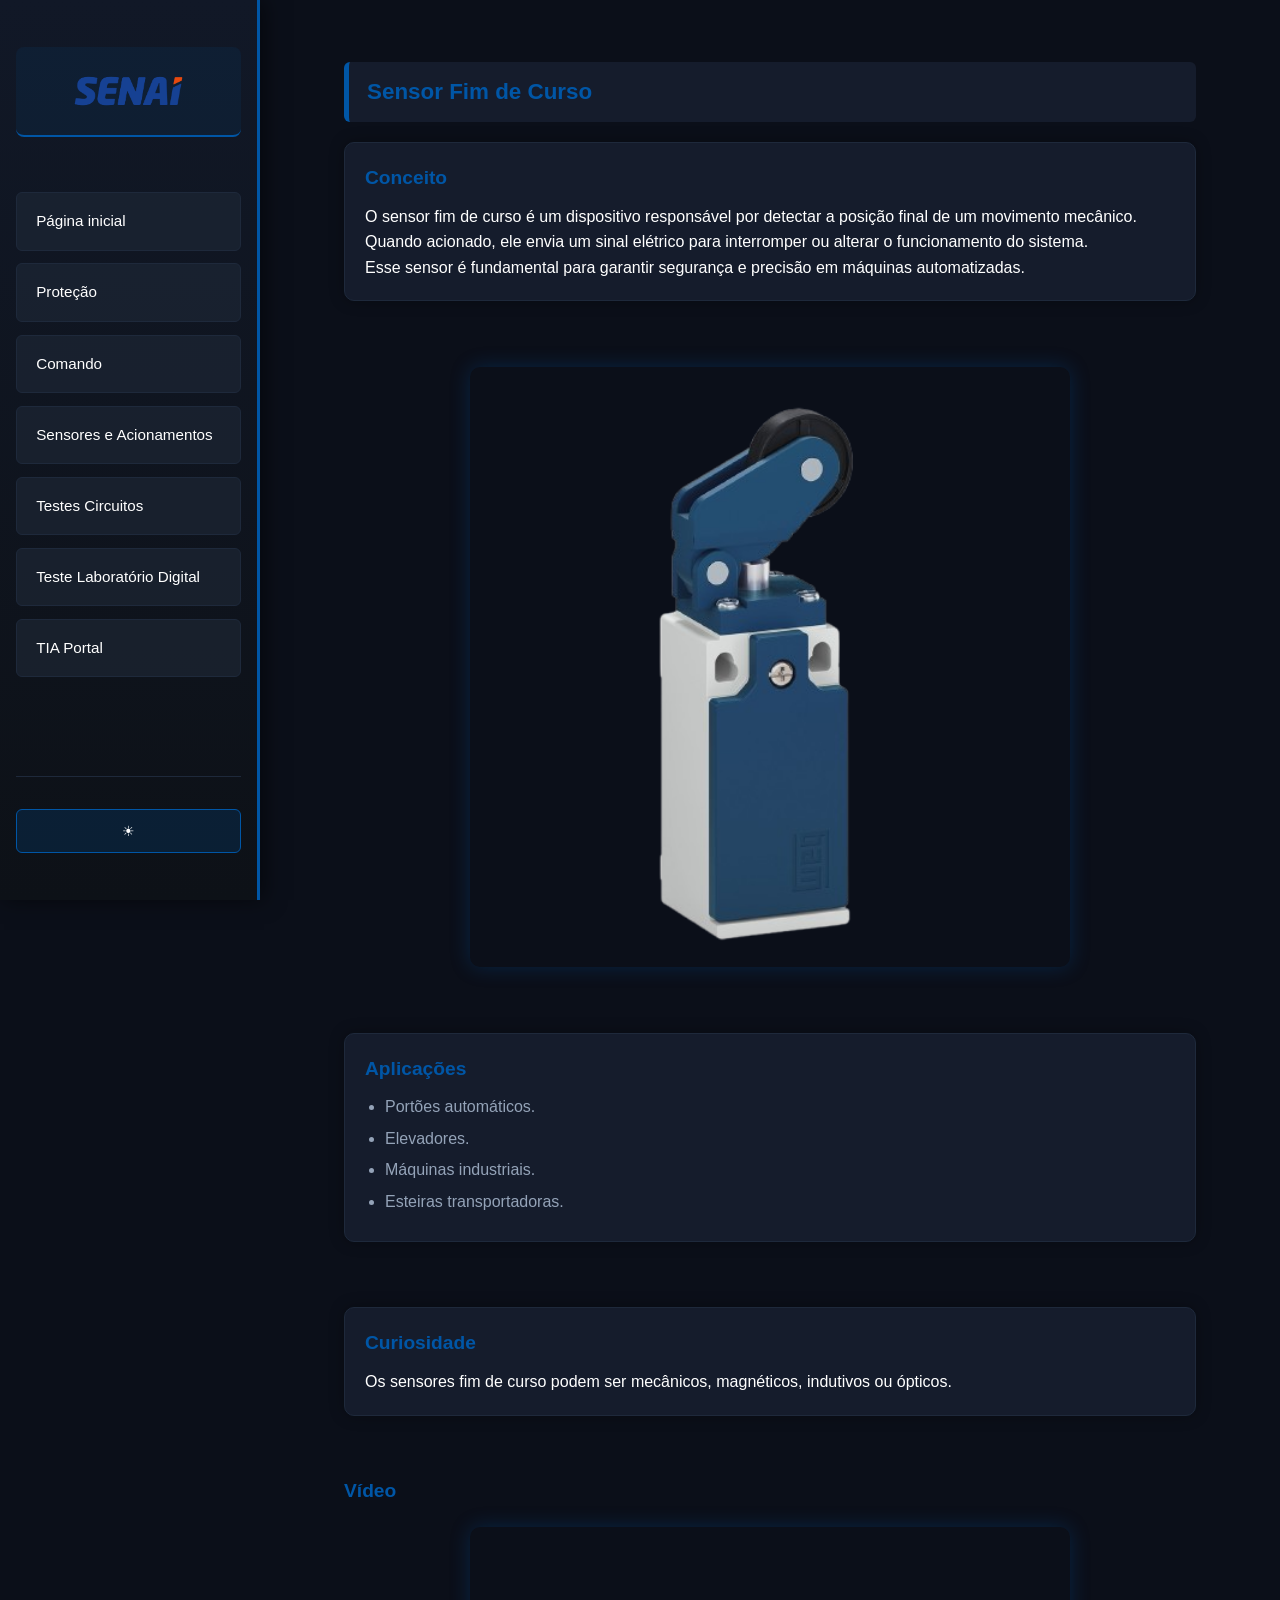
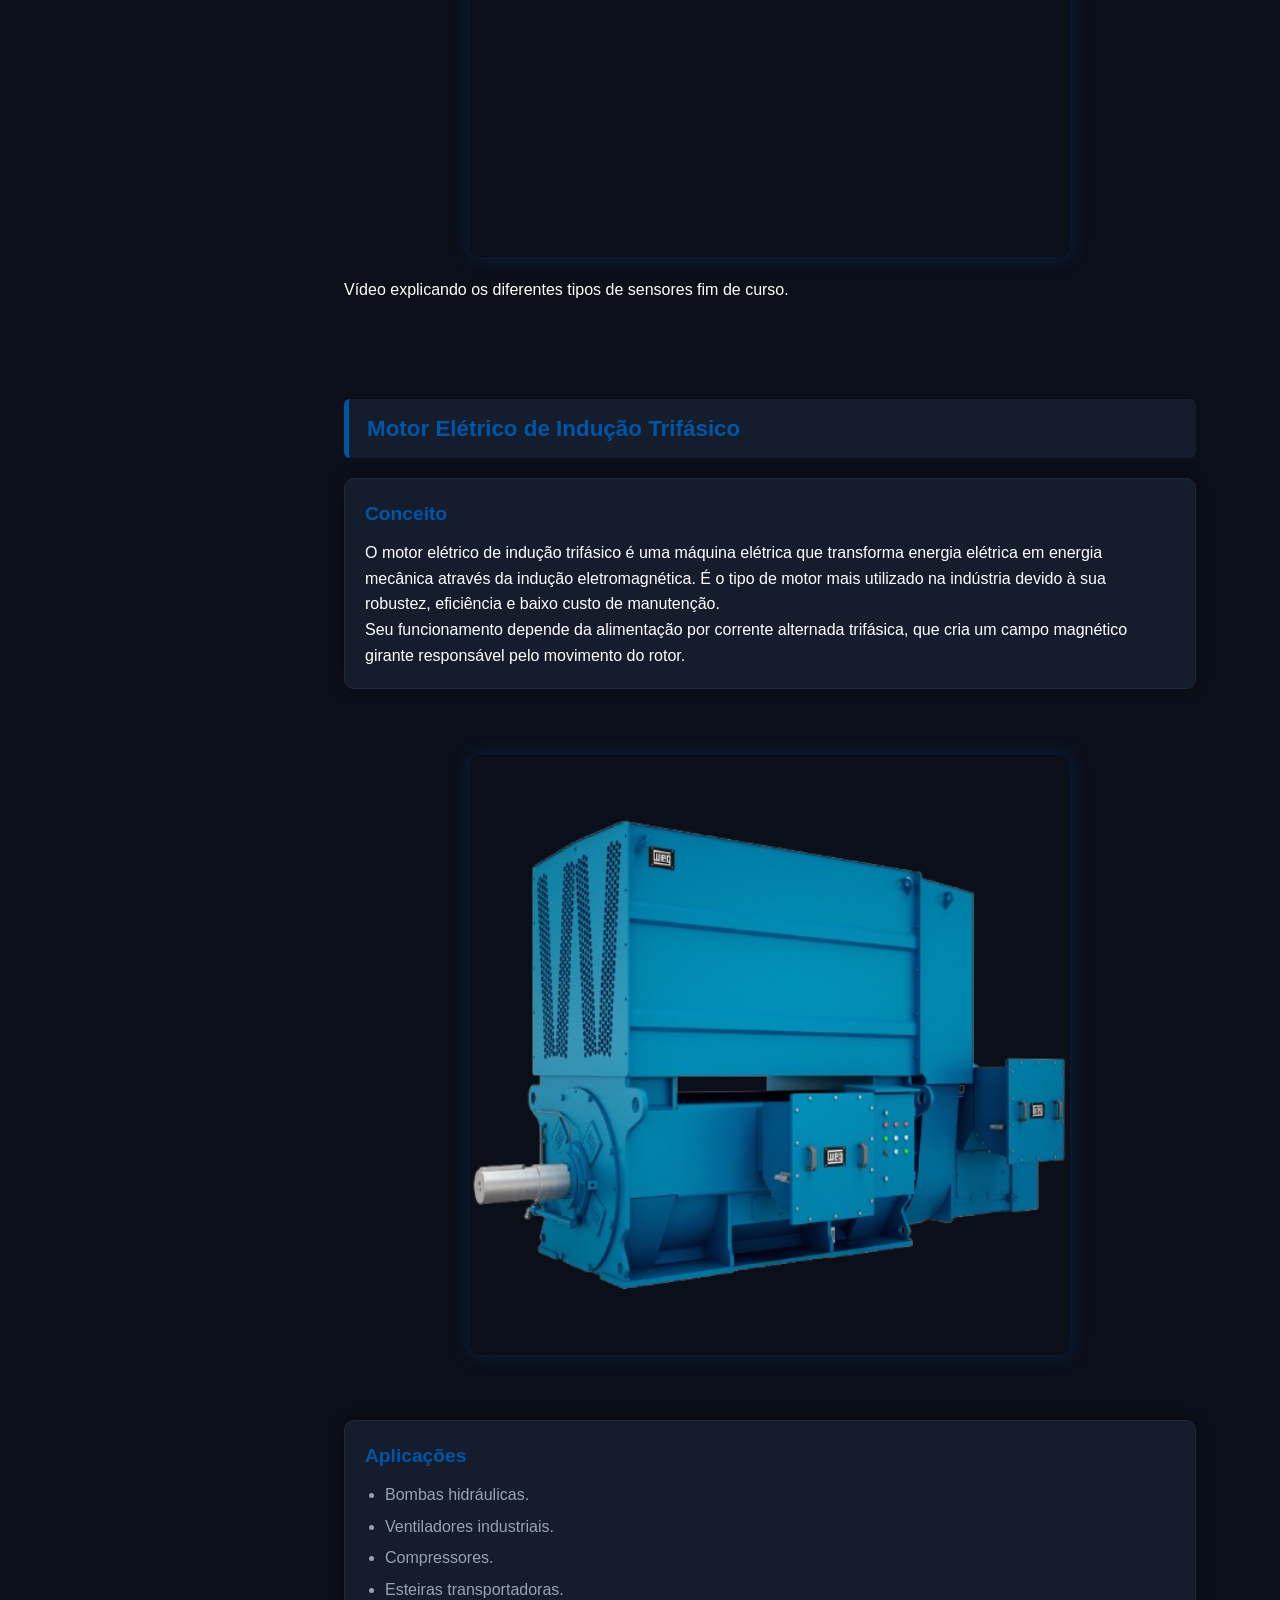
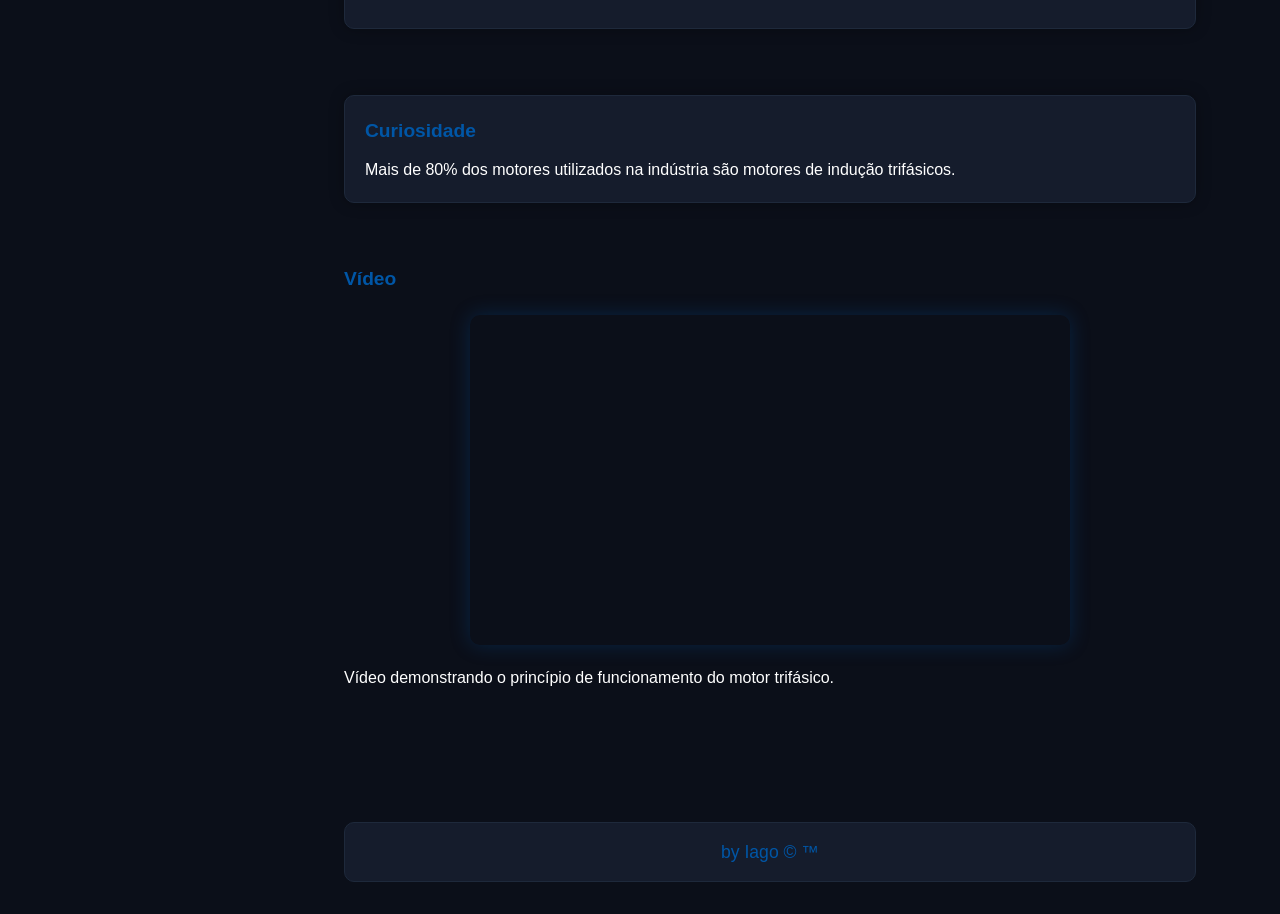
<file: sensores.html>
<!DOCTYPE html>
<html lang="pt-BR">
<head>
    <meta charset="UTF-8">
    <meta name="viewport" content="width=device-width, initial-scale=1.0">
        <link rel="stylesheet" href="style.css">
    <title>Document</title>
</head>
<body>
<nav>
    <div class="logo">
        <img src="./img/logo_senai.png" alt="Logo SENAI">
    </div>

    <div class="menu-links">
        <a href="../index.html">Página inicial</a>
        <a href="./protecao.html">Proteção</a>
        <a href="./comando.html">Comando</a>
        <a href="./sensores.html">Sensores e Acionamentos</a>
        <a href="./teste.html">Testes Circuitos</a>
        <a href="./teste2.html">Teste Laboratório Digital</a>
        <a href="./tia.html">TIA Portal</a>
    </div>
    <div style="margin-top: auto; padding-top: 2rem; border-top: 1px solid var(--border);">
        <button id="theme-toggle-btn" onclick="toggleTheme()" style="width: 100%; padding: 0.8rem; background-color: rgba(0, 86, 166, 0.2); color: #ffffff; border: 1px solid var(--primary); border-radius: 6px; cursor: pointer; font-size: 0.9rem; font-weight: 500; transition: all 0.3s ease;">Claro</button>
    </div>
</nav>
<script src="theme-toggle.js"></script>

<main>
<h2>Sensor Fim de Curso</h2>
<div class="caixa-texto">
    <h3>Conceito</h3>
    <p>O sensor fim de curso é um dispositivo responsável por detectar a posição final de um movimento mecânico. Quando acionado, ele envia um sinal elétrico para interromper ou alterar o funcionamento do sistema.</p>
    <p>Esse sensor é fundamental para garantir segurança e precisão em máquinas automatizadas.</p>
</div>
<br>
<div>
    <img src="./img/img_10.png" alt="">
</div>
<br>
<div class="tt-tt">
    <h3>Aplicações</h3>
    <ul>
        <li>Portões automáticos.</li>
        <li>Elevadores.</li>
        <li>Máquinas industriais.</li>
        <li>Esteiras transportadoras.</li>
    </ul>
</div>
<br>
<div class="caixa-texto">
    <h3>Curiosidade</h3>
    <p>Os sensores fim de curso podem ser mecânicos, magnéticos, indutivos ou ópticos.</p>
</div>
    <br>
    <div>
        <h3>Vídeo</h3>
        <iframe width="360" height="360" src="https://www.youtube.com/embed/QqGeTvZtNIE?si=VRdcmtVfTLTtZPnW" title="YouTube video player" frameborder="0" allow="accelerometer; autoplay; clipboard-write; encrypted-media; gyroscope; picture-in-picture; web-share" referrerpolicy="strict-origin-when-cross-origin" allowfullscreen></iframe>
        <p>Vídeo explicando os diferentes tipos de sensores fim de curso.</p>

    </div>
<br>
<br>
<h2>Motor Elétrico de Indução Trifásico</h2>
<div class="caixa-texto">
    <h3>Conceito</h3>
    <p>O motor elétrico de indução trifásico é uma máquina elétrica que transforma energia elétrica em energia mecânica através da indução eletromagnética. É o tipo de motor mais utilizado na indústria devido à sua robustez, eficiência e baixo custo de manutenção.</p>
    <p>Seu funcionamento depende da alimentação por corrente alternada trifásica, que cria um campo magnético girante responsável pelo movimento do rotor.</p>
</div>
<br>
<div>
    <img src ="./img/img_11.png" alt="">
</div>
<br>
<div class="tt-tt">
    <h3>Aplicações</h3>
    <ul>
        <li>Bombas hidráulicas.</li>
        <li>Ventiladores industriais.</li>
        <li>Compressores.</li>
        <li>Esteiras transportadoras.</li>
    </ul>
</div>
<br>
<div class="caixa-texto">
    <h3>Curiosidade</h3>
    <p>Mais de 80% dos motores utilizados na indústria são motores de indução trifásicos.</p>
</div>
    <br>
    <div>
        <h3>Vídeo</h3>
        <iframe width="360" height="360" src="https://www.youtube.com/embed/01S3xF7aqQw?si=KehUqfAcKm0l7DP2" title="YouTube video player" frameborder="0" allow="accelerometer; autoplay; clipboard-write; encrypted-media; gyroscope; picture-in-picture; web-share" referrerpolicy="strict-origin-when-cross-origin" allowfullscreen></iframe>
        <p>Vídeo demonstrando o princípio de funcionamento do motor trifásico.</p>

    </div>
<br>
<br>
<br>

<footer>
    by Iago &copy; &trade;
</footer>
</main>
</body>
</html>
</file>
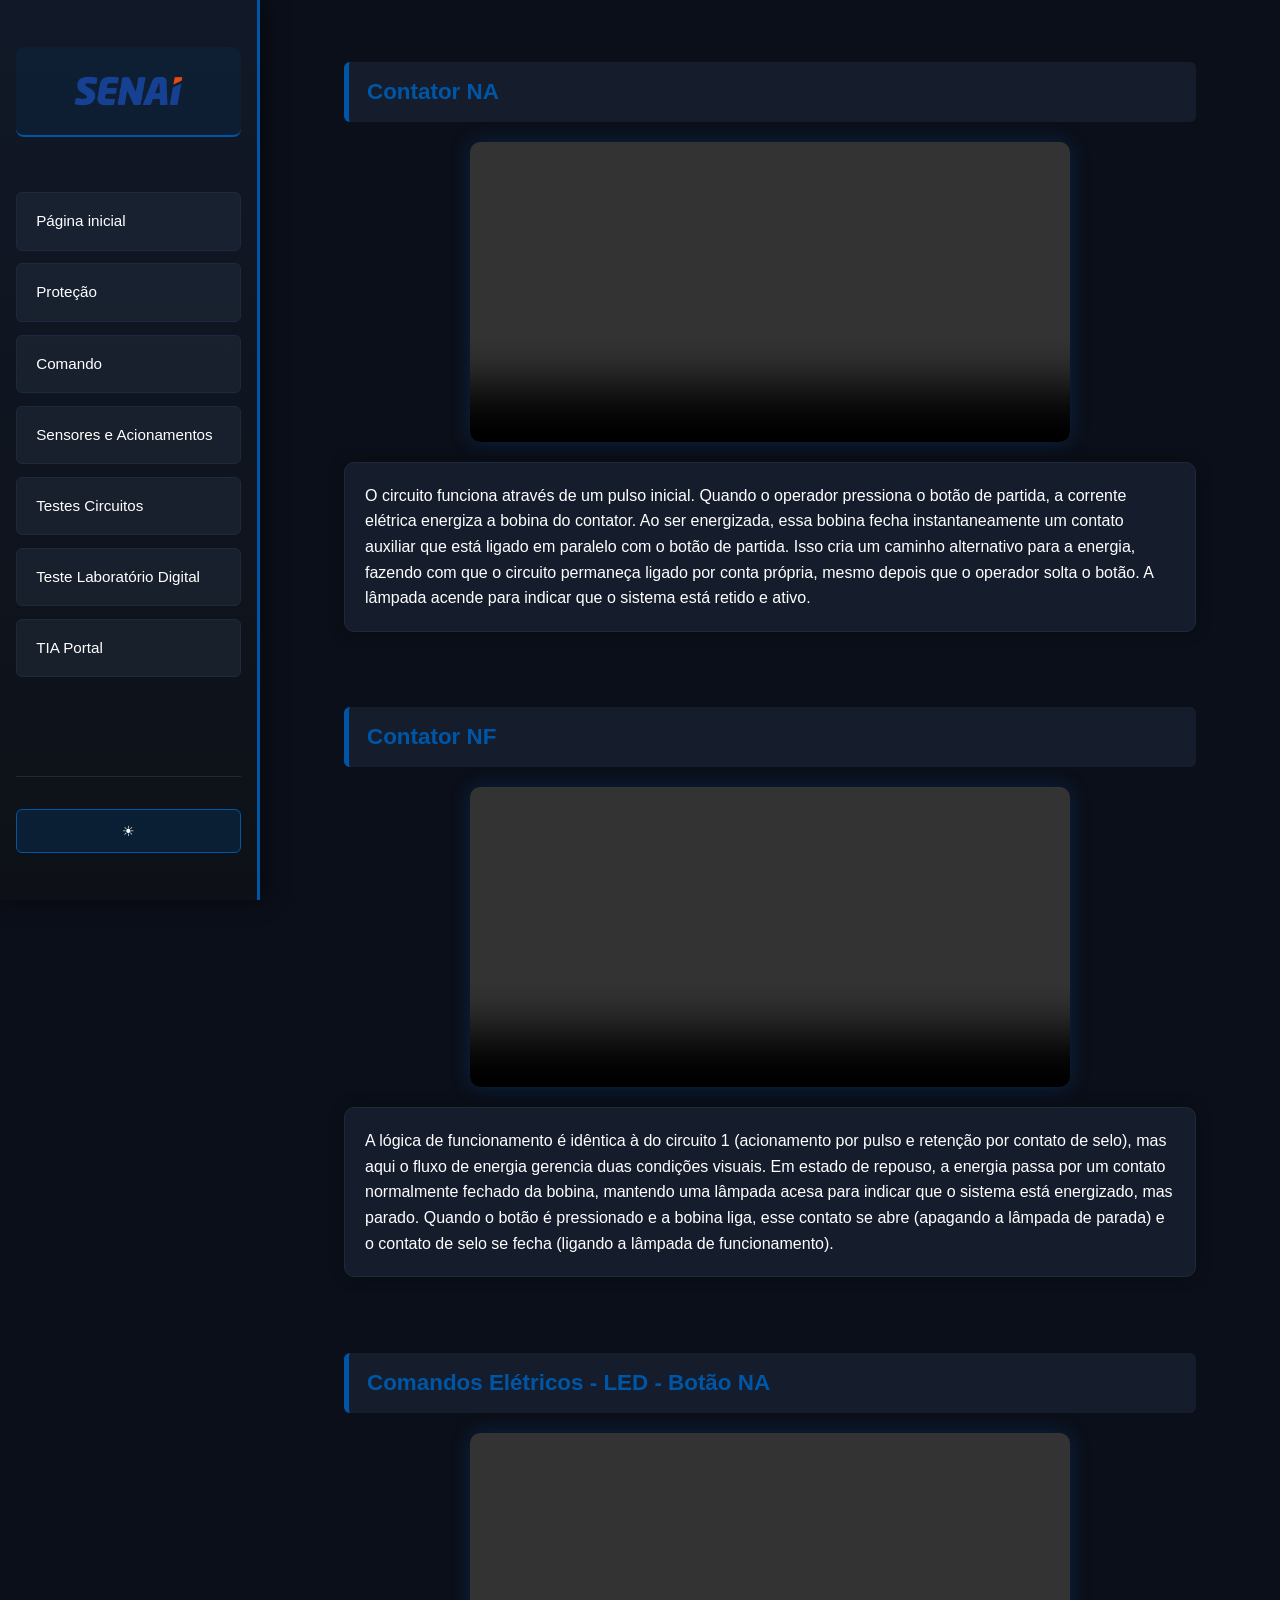
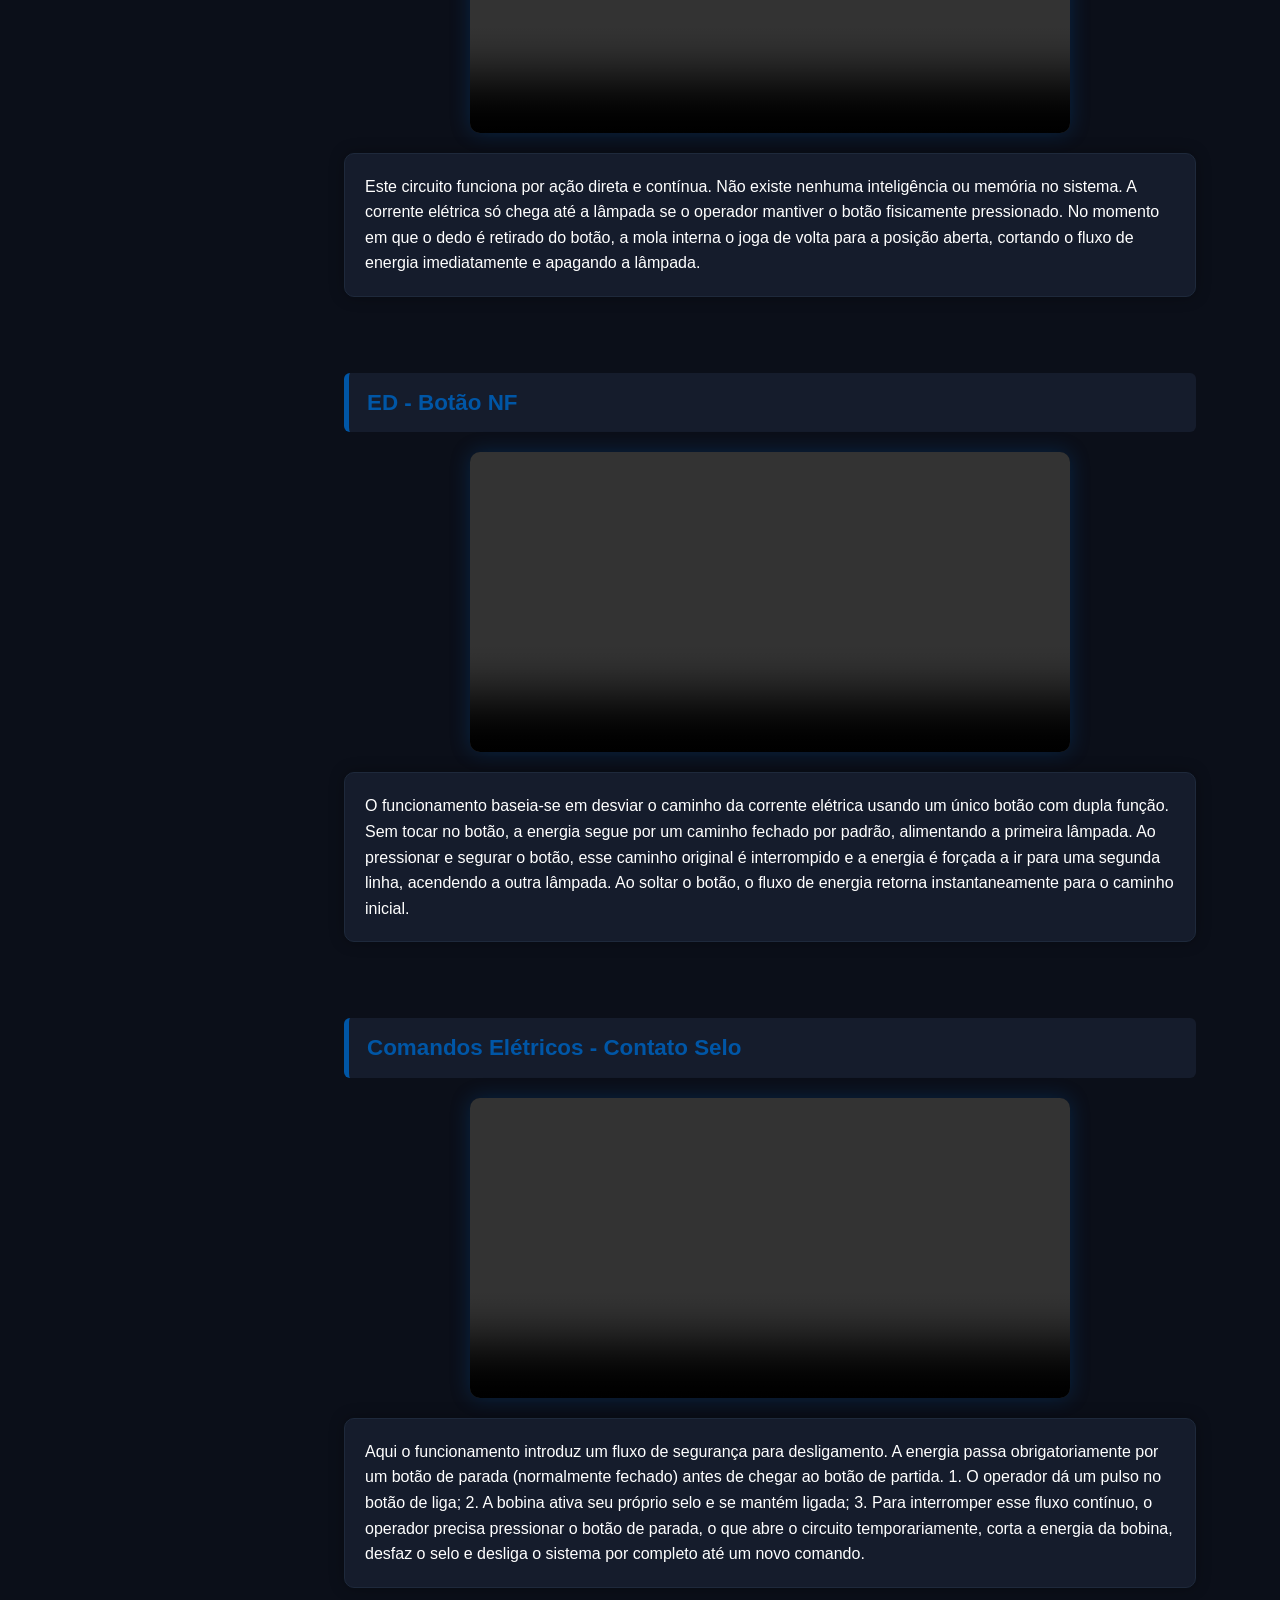
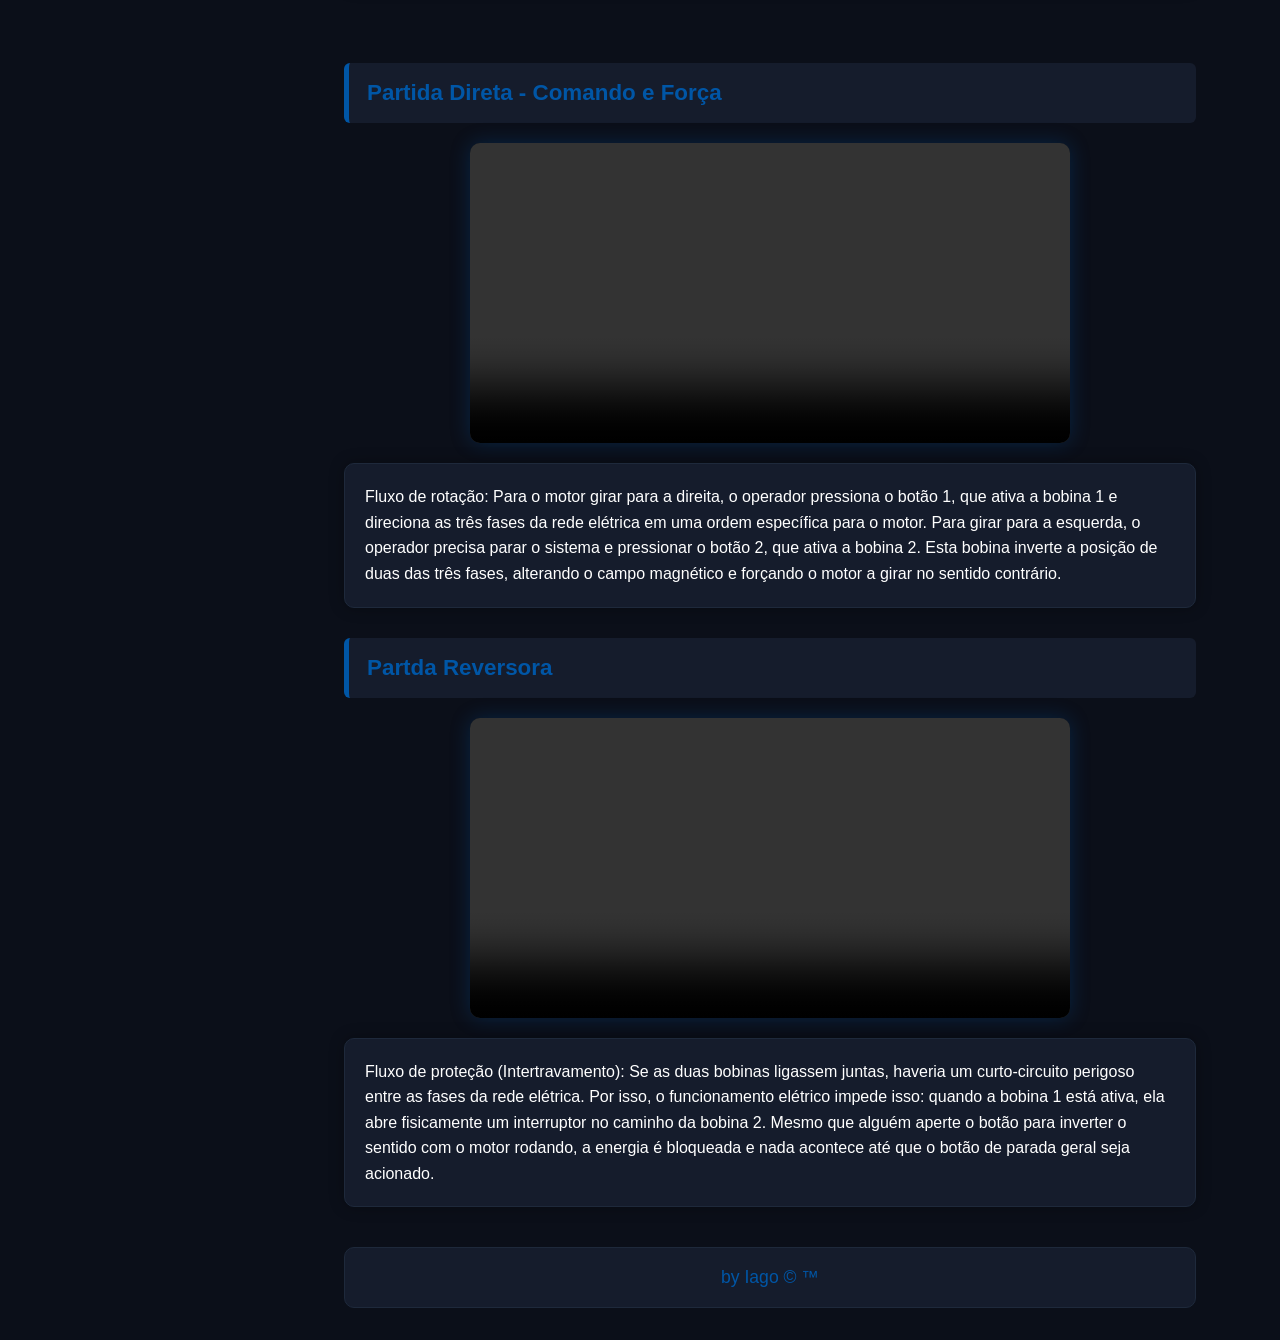
<file: teste.html>
<!DOCTYPE html>
<html lang="pt-BR">
<head>
    <meta charset="UTF-8">
    <meta name="viewport" content="width=device-width, initial-scale=1.0">
        <link rel="stylesheet" href="style.css">
    <title>Document</title>
</head>
<body>
<nav>
    <div class="logo">
        <img src="./img/logo_senai.png" alt="Logo SENAI">
    </div>

    <div class="menu-links">
        <a href="../index.html">Página inicial</a>
        <a href="./protecao.html">Proteção</a>
        <a href="./comando.html">Comando</a>
        <a href="./sensores.html">Sensores e Acionamentos</a>
        <a href="./teste.html">Testes Circuitos</a>
        <a href="./teste2.html">Teste Laboratório Digital</a>
        <a href="./tia.html">TIA Portal</a>
    </div>
    <div style="margin-top: auto; padding-top: 2rem; border-top: 1px solid var(--border);">
        <button id="theme-toggle-btn" onclick="toggleTheme()" style="width: 100%; padding: 0.8rem; background-color: rgba(0, 86, 166, 0.2); color: #ffffff; border: 1px solid var(--primary); border-radius: 6px; cursor: pointer; font-size: 0.9rem; font-weight: 500; transition: all 0.3s ease;">Claro</button>
    </div>
</nav>
<script src="theme-toggle.js"></script>

<main>
<h2>Contator NA </h2>
<div>
    <video src="./video_cadsimu/v1.mp4"controls></video>
</div>
<div class="caixa-texto">
    O circuito funciona através de um pulso inicial. Quando o operador pressiona o
botão de partida, a corrente elétrica energiza a bobina do contator. Ao ser
energizada, essa bobina fecha instantaneamente um contato auxiliar que está
ligado em paralelo com o botão de partida. Isso cria um caminho alternativo
para a energia, fazendo com que o circuito permaneça ligado por conta própria,
mesmo depois que o operador solta o botão. A lâmpada acende para indicar
que o sistema está retido e ativo.
</div>
<br>
<h2>Contator NF</h2>
<div>
    <video src="./video_cadsimu/v2.mp4"controls></video>
</div>
<div class="caixa-texto">
A lógica de funcionamento é idêntica à do circuito 1 (acionamento por pulso e
retenção por contato de selo), mas aqui o fluxo de energia gerencia duas
condições visuais. Em estado de repouso, a energia passa por um contato
normalmente fechado da bobina, mantendo uma lâmpada acesa para indicar
que o sistema está energizado, mas parado. Quando o botão é pressionado e a
bobina liga, esse contato se abre (apagando a lâmpada de parada) e o contato
de selo se fecha (ligando a lâmpada de funcionamento).
</div>
<br>
<h2>Comandos Elétricos - LED - Botão NA</h2>
<div>
    <video src="./video_cadsimu/v3.mp4"controls></video>
</div>
<div class="caixa-texto">
Este circuito funciona por ação direta e contínua. Não existe nenhuma
inteligência ou memória no sistema. A corrente elétrica só chega até a lâmpada
se o operador mantiver o botão fisicamente pressionado. No momento em que
o dedo é retirado do botão, a mola interna o joga de volta para a posição
aberta, cortando o fluxo de energia imediatamente e apagando a lâmpada.
</div>
<br>
<h2>ED - Botão NF</h2>
<div>
    <video src="./video_cadsimu/v4.mp4"controls></video>
</div>
<div class="caixa-texto">
O funcionamento baseia-se em desviar o caminho da corrente elétrica usando
um único botão com dupla função. Sem tocar no botão, a energia segue por um
caminho fechado por padrão, alimentando a primeira lâmpada. Ao pressionar e
segurar o botão, esse caminho original é interrompido e a energia é forçada a ir
para uma segunda linha, acendendo a outra lâmpada. Ao soltar o botão, o fluxo
de energia retorna instantaneamente para o caminho inicial.
</div>
<br>
<h2>Comandos Elétricos - Contato Selo</h2>
<div>
    <video src="./video_cadsimu/v5.mp4"controls></video>
</div>
<div class="caixa-texto">
Aqui o funcionamento introduz um fluxo de segurança para desligamento. A
energia passa obrigatoriamente por um botão de parada (normalmente
fechado) antes de chegar ao botão de partida.
1. O operador dá um pulso no botão de liga;
2. A bobina ativa seu próprio selo e se mantém ligada;
3. Para interromper esse fluxo contínuo, o operador precisa pressionar o
botão de parada, o que abre o circuito temporariamente, corta a energia
da bobina, desfaz o selo e desliga o sistema por completo até um novo
comando.
</div>
<br>
<h2>Partida Direta - Comando e Força</h2>
<div>
    <video src="./video_cadsimu/Simulação 6.mp4"controls></video>
</div>
<div class="caixa-texto">
Fluxo de rotação: Para o motor girar para a direita, o operador
pressiona o botão 1, que ativa a bobina 1 e direciona as três fases da
rede elétrica em uma ordem específica para o motor. Para girar para a
esquerda, o operador precisa parar o sistema e pressionar o botão 2,
que ativa a bobina 2. Esta bobina inverte a posição de duas das três
fases, alterando o campo magnético e forçando o motor a girar no
sentido contrário.
</div>
<h2>Partda Reversora</h2>
<div>
    <video src="./video_cadsimu/simulação 7.mp4"controls></video>
</div>
<div class="caixa-texto">
Fluxo de proteção (Intertravamento): Se as duas bobinas ligassem
juntas, haveria um curto-circuito perigoso entre as fases da rede elétrica.
Por isso, o funcionamento elétrico impede isso: quando a bobina 1 está
ativa, ela abre fisicamente um interruptor no caminho da bobina 2.
Mesmo que alguém aperte o botão para inverter o sentido com o motor
rodando, a energia é bloqueada e nada acontece até que o botão de
parada geral seja acionado.
</div>

<footer>
    by Iago &copy; &trade;
</footer>
</main>
</body>
</html>
</file>
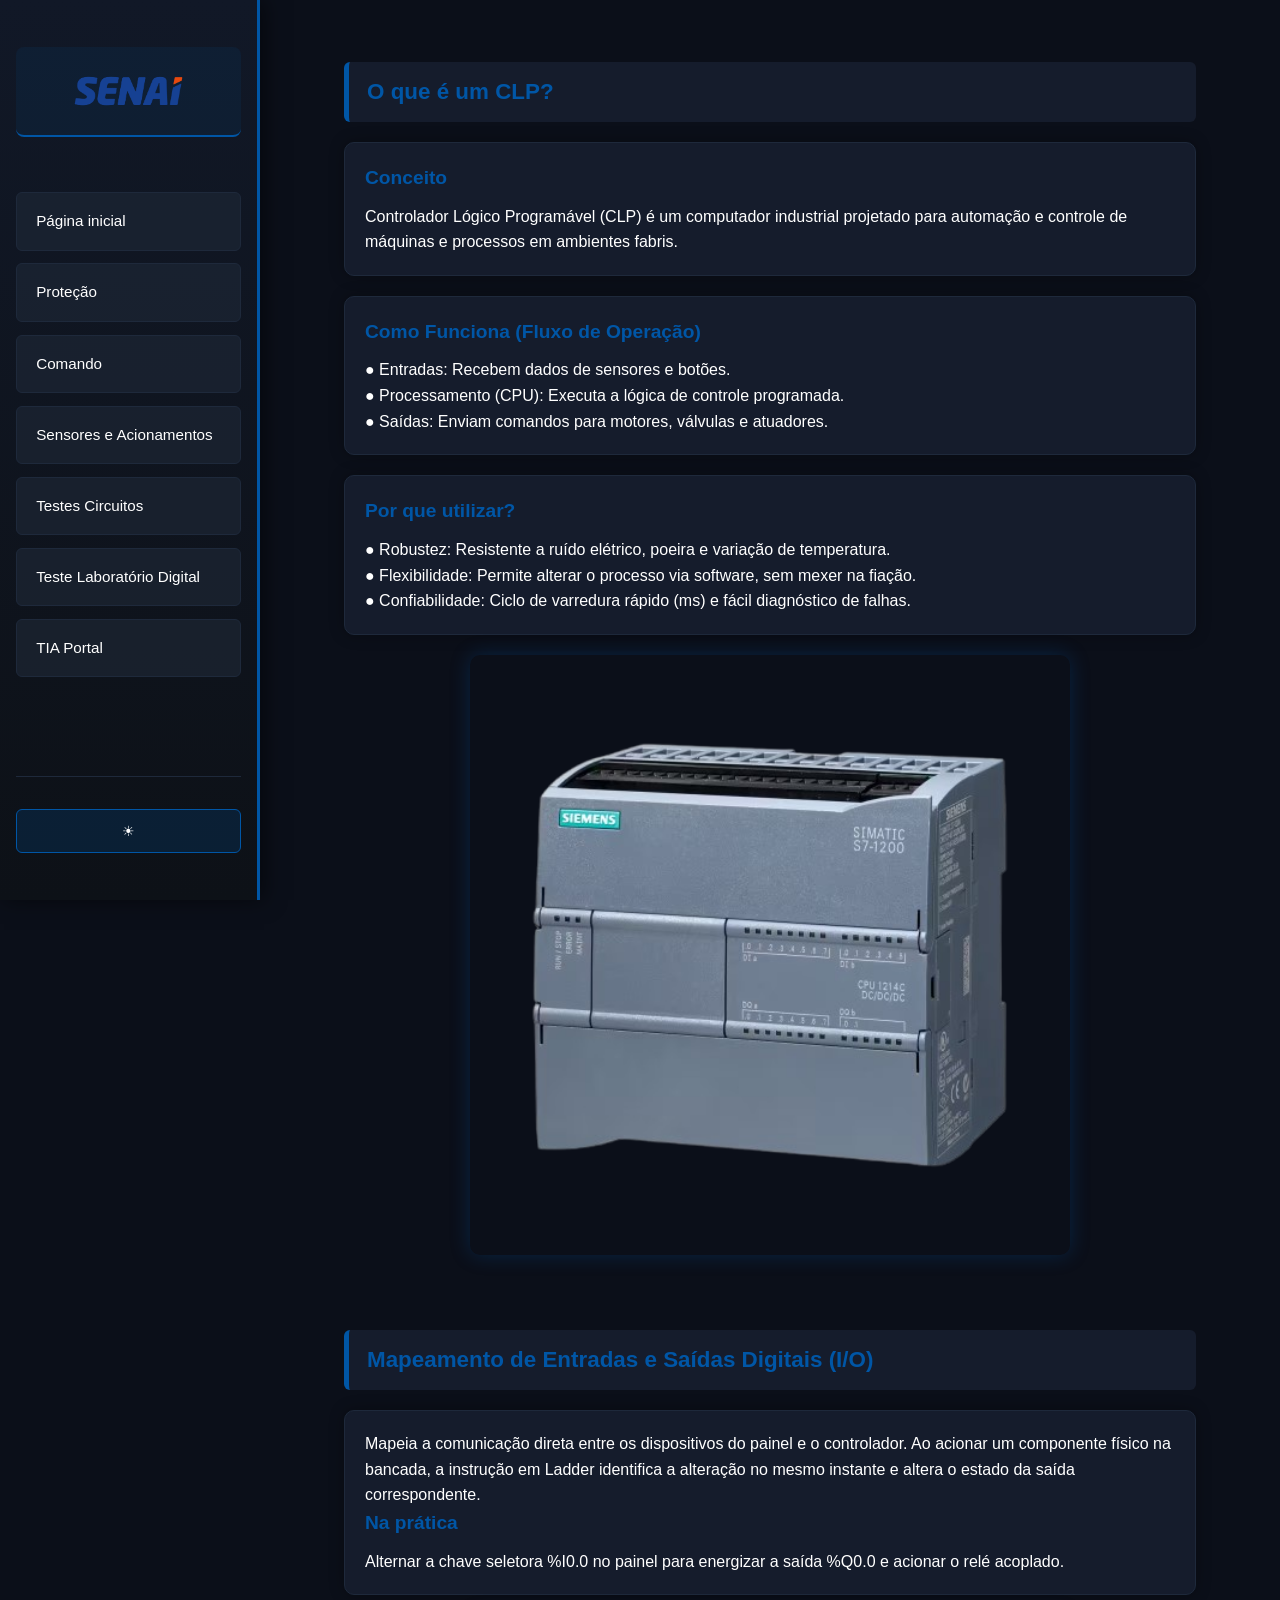
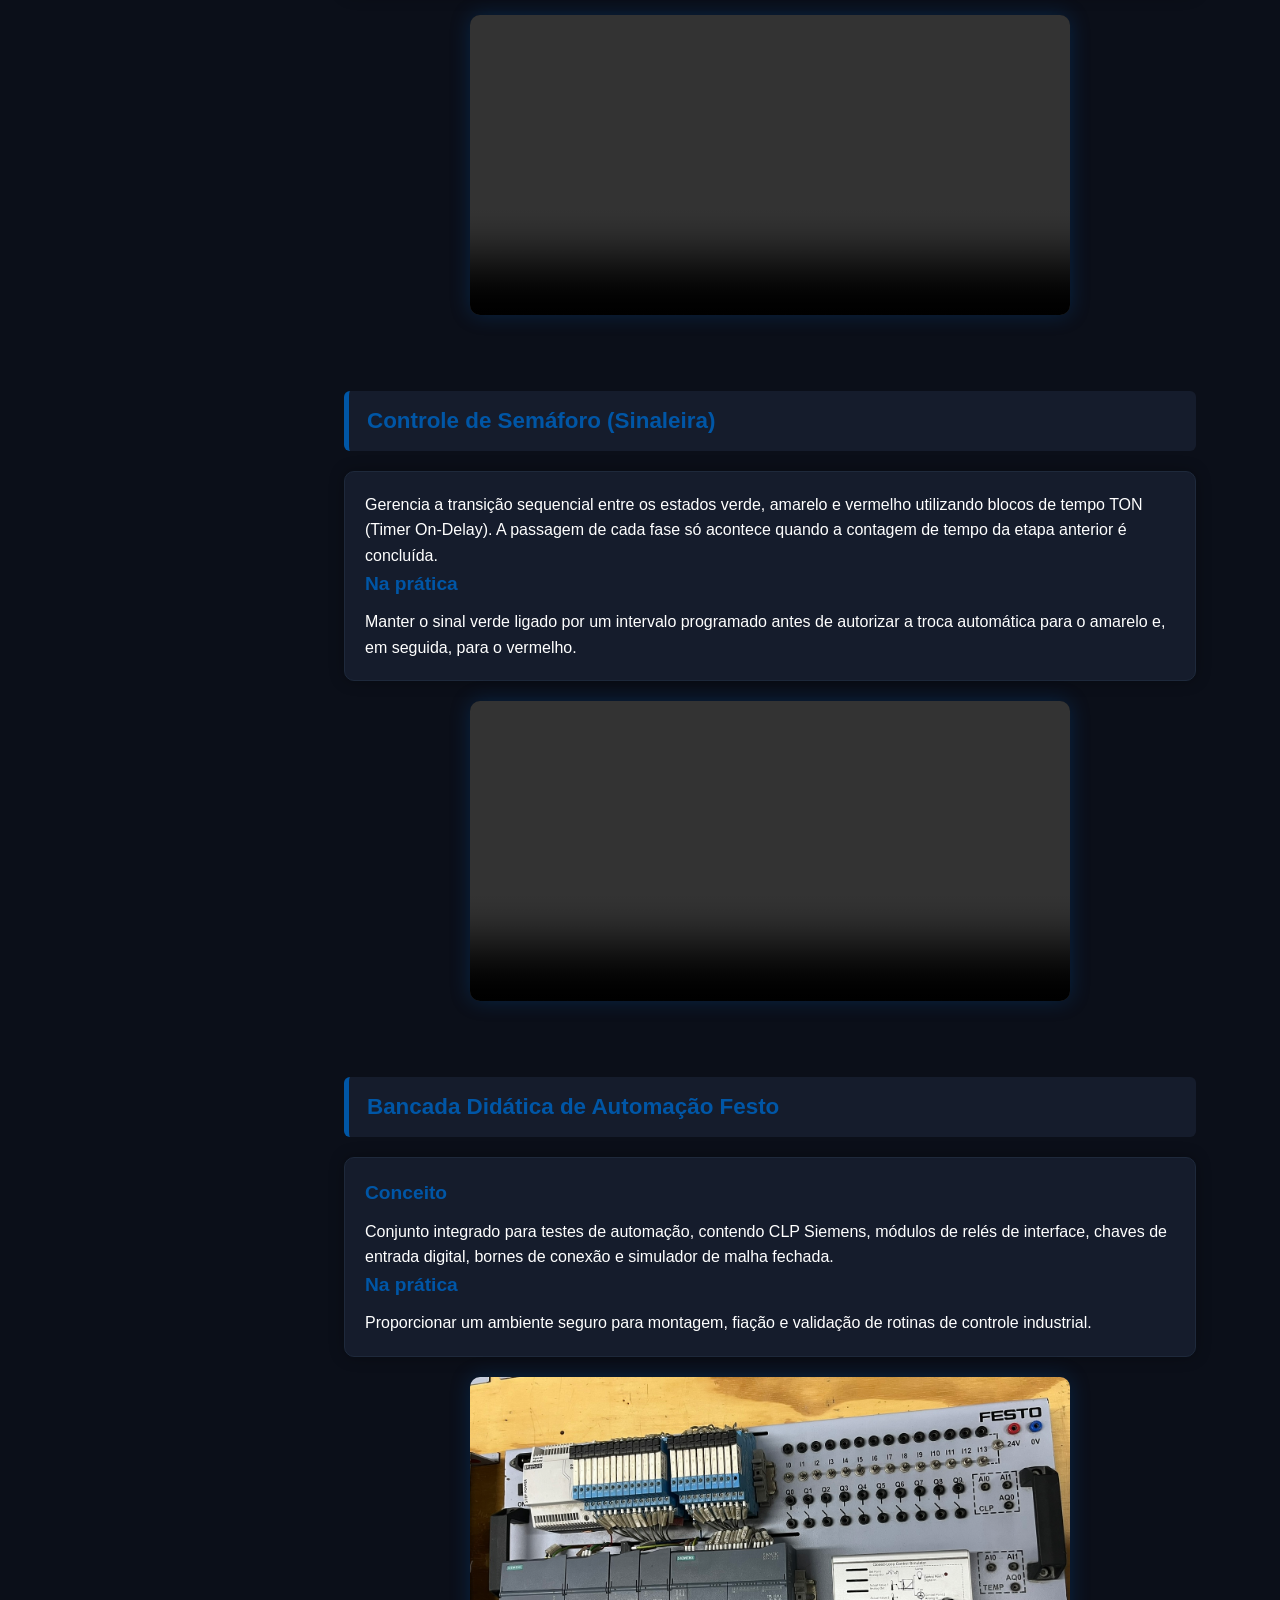
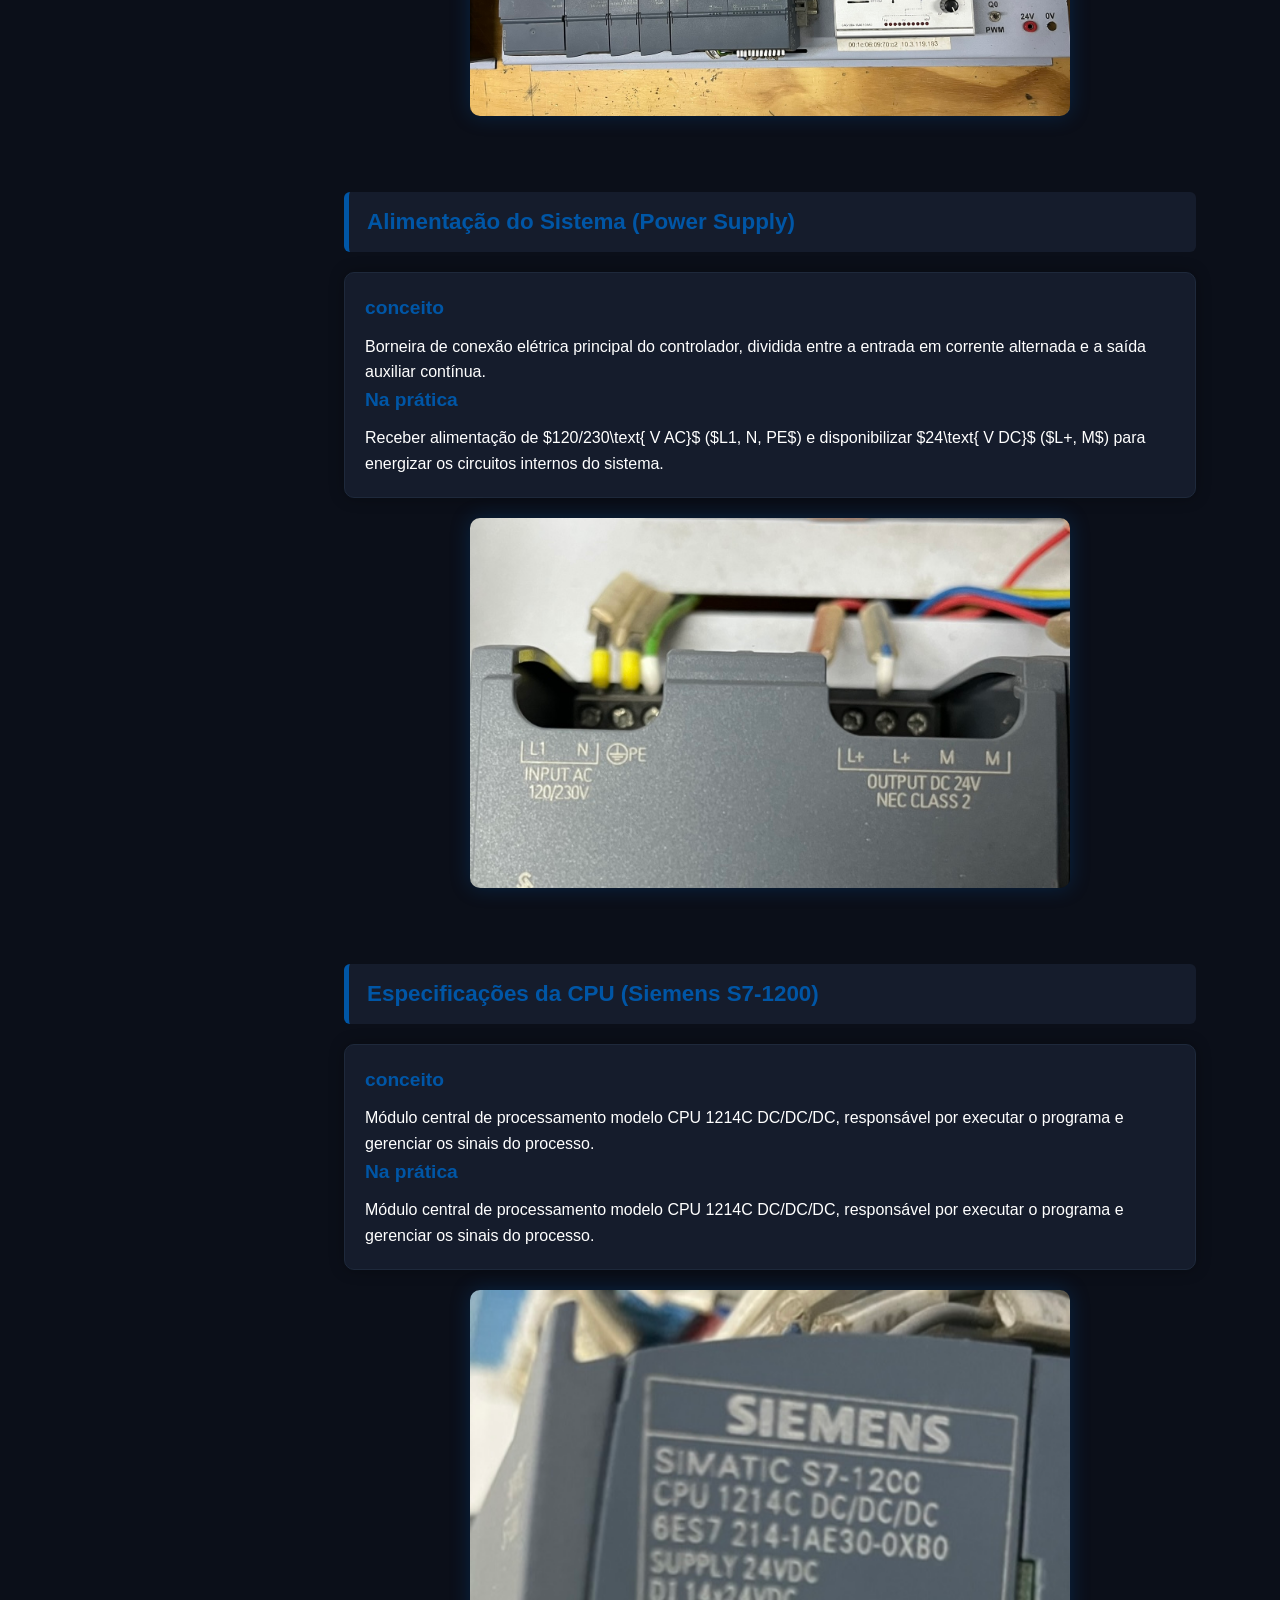
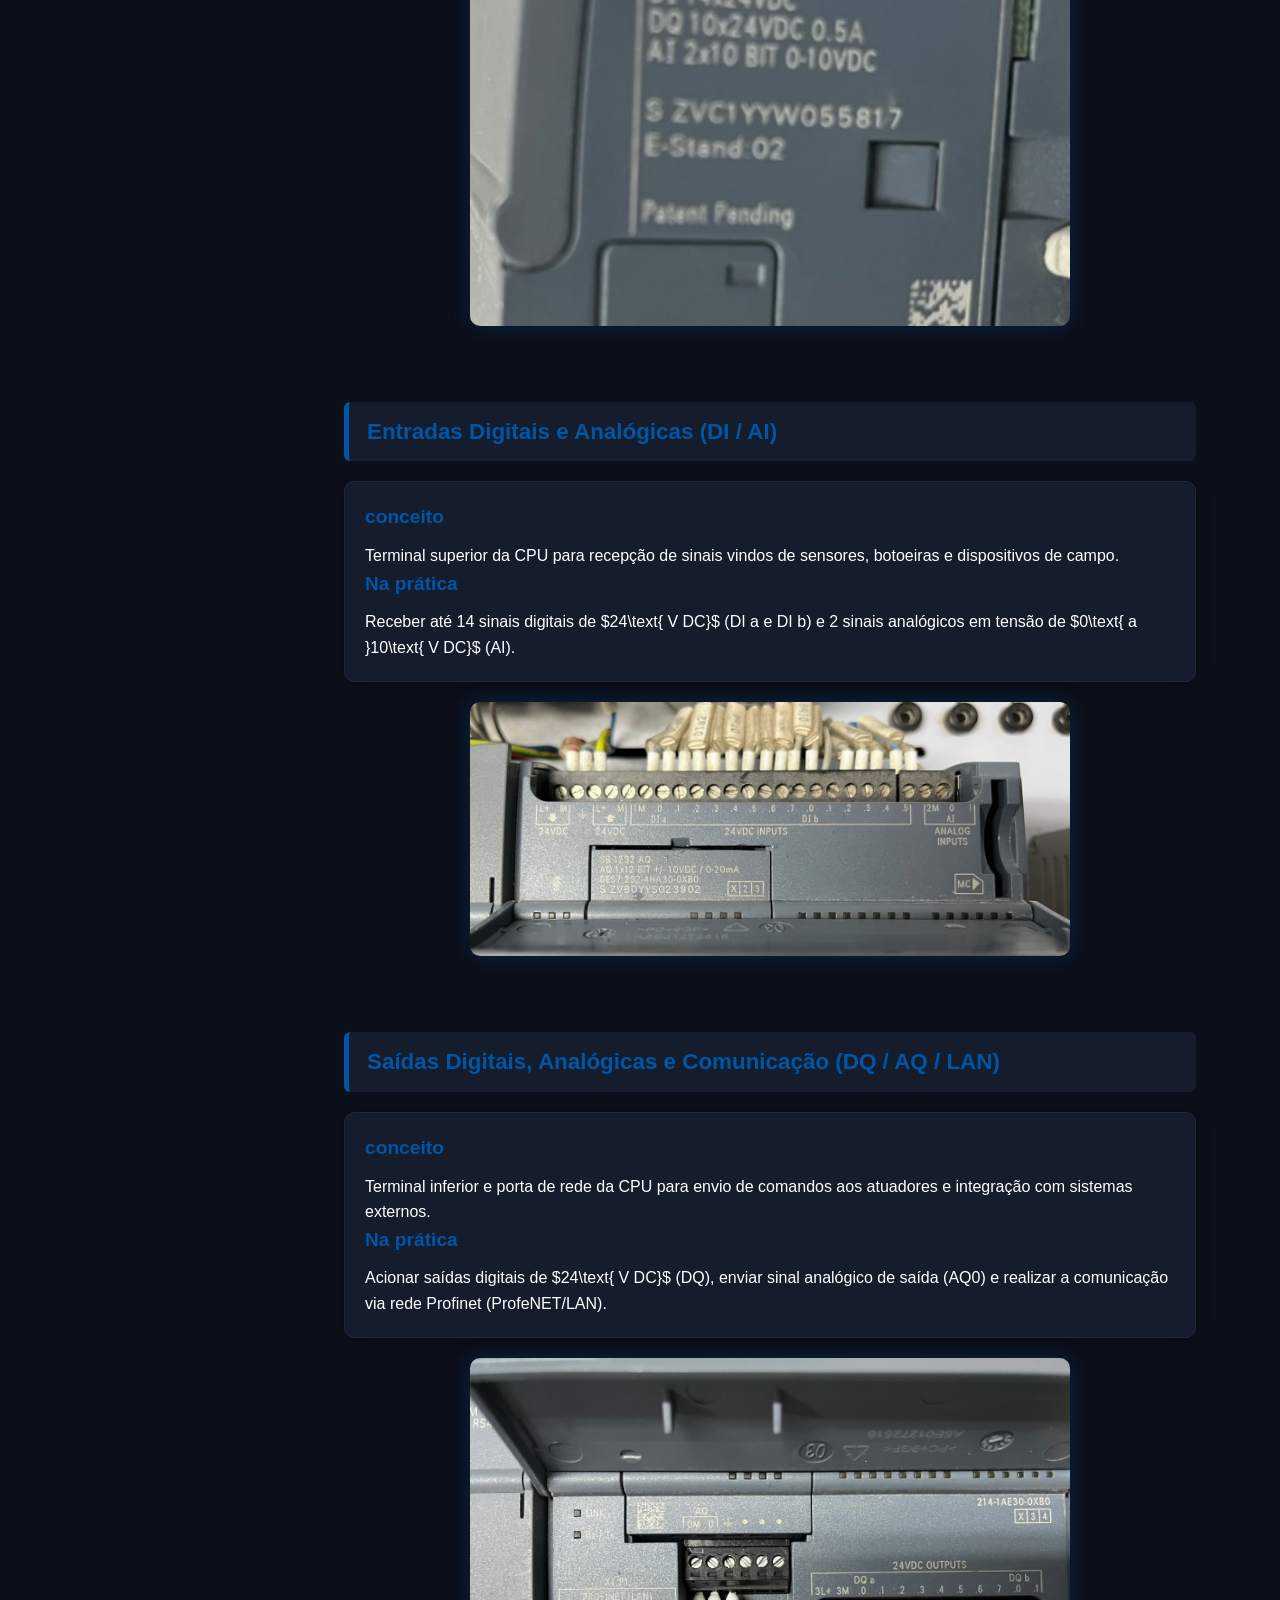
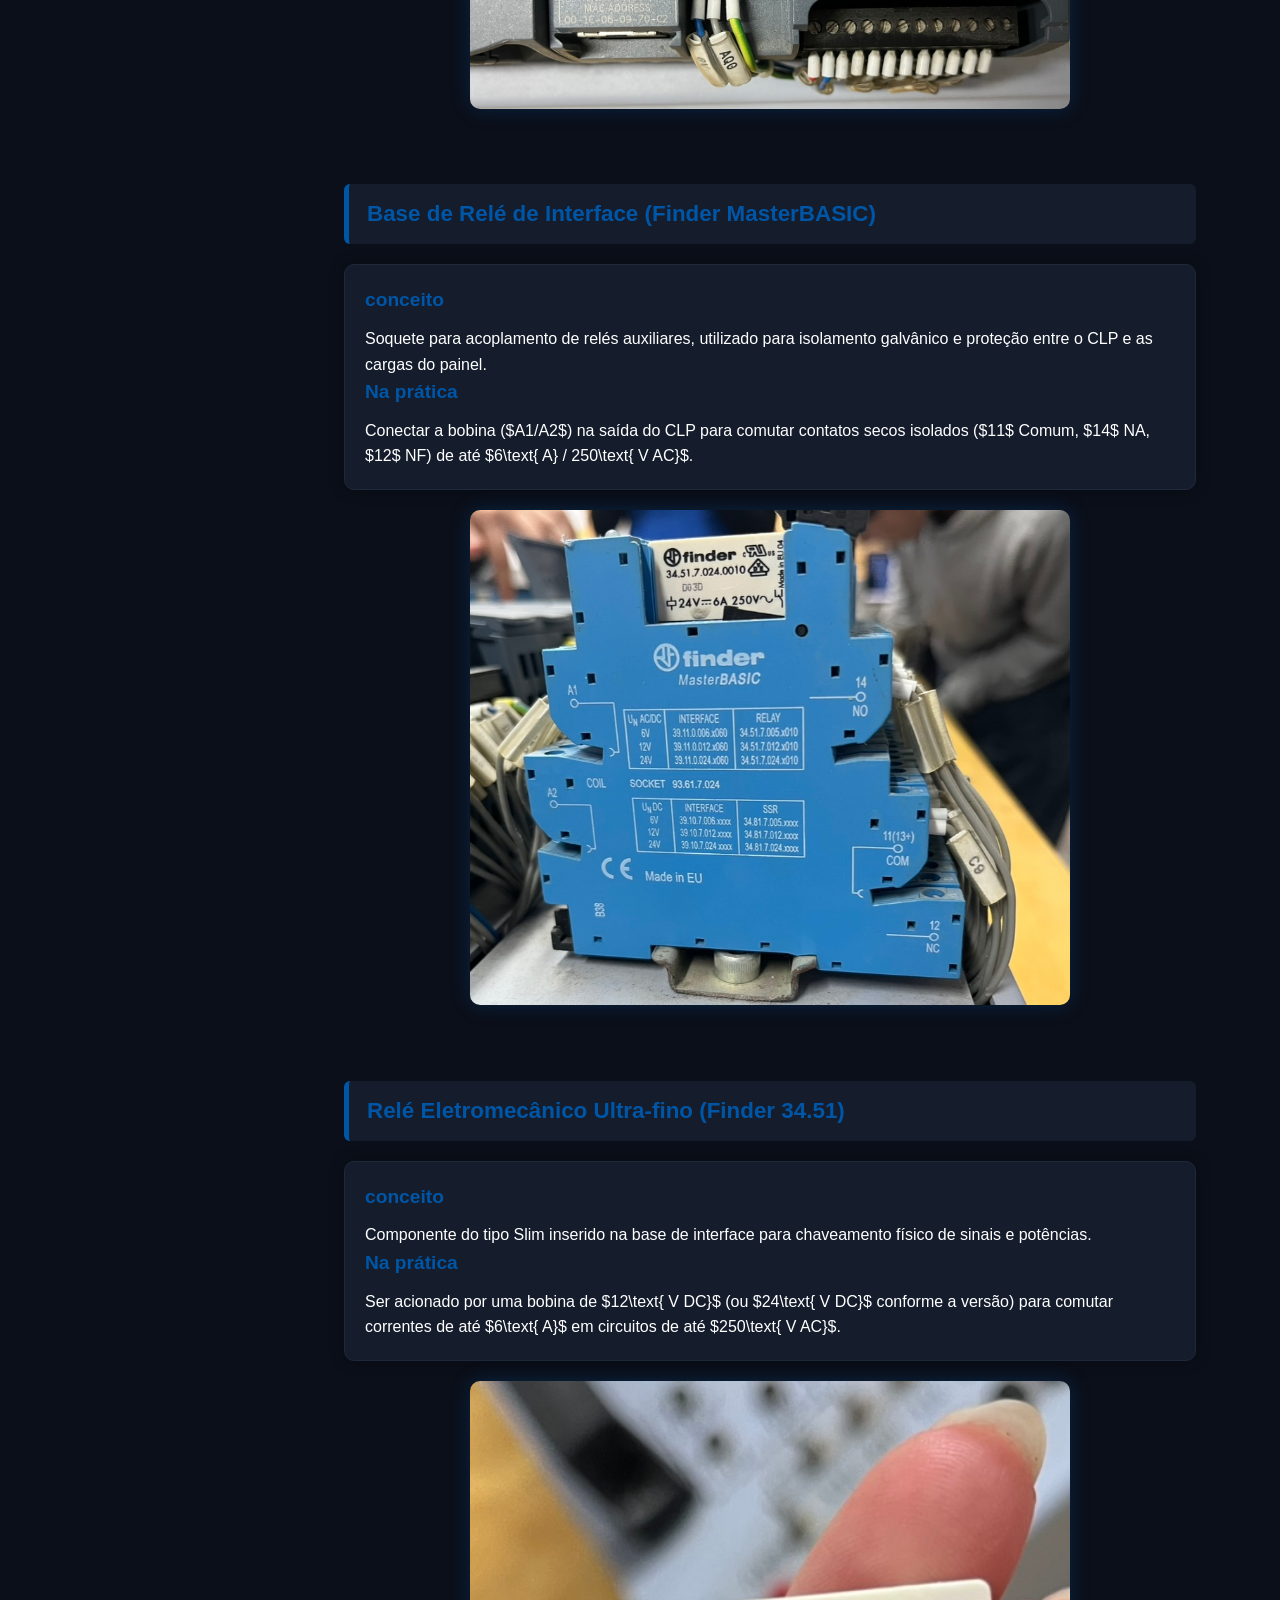
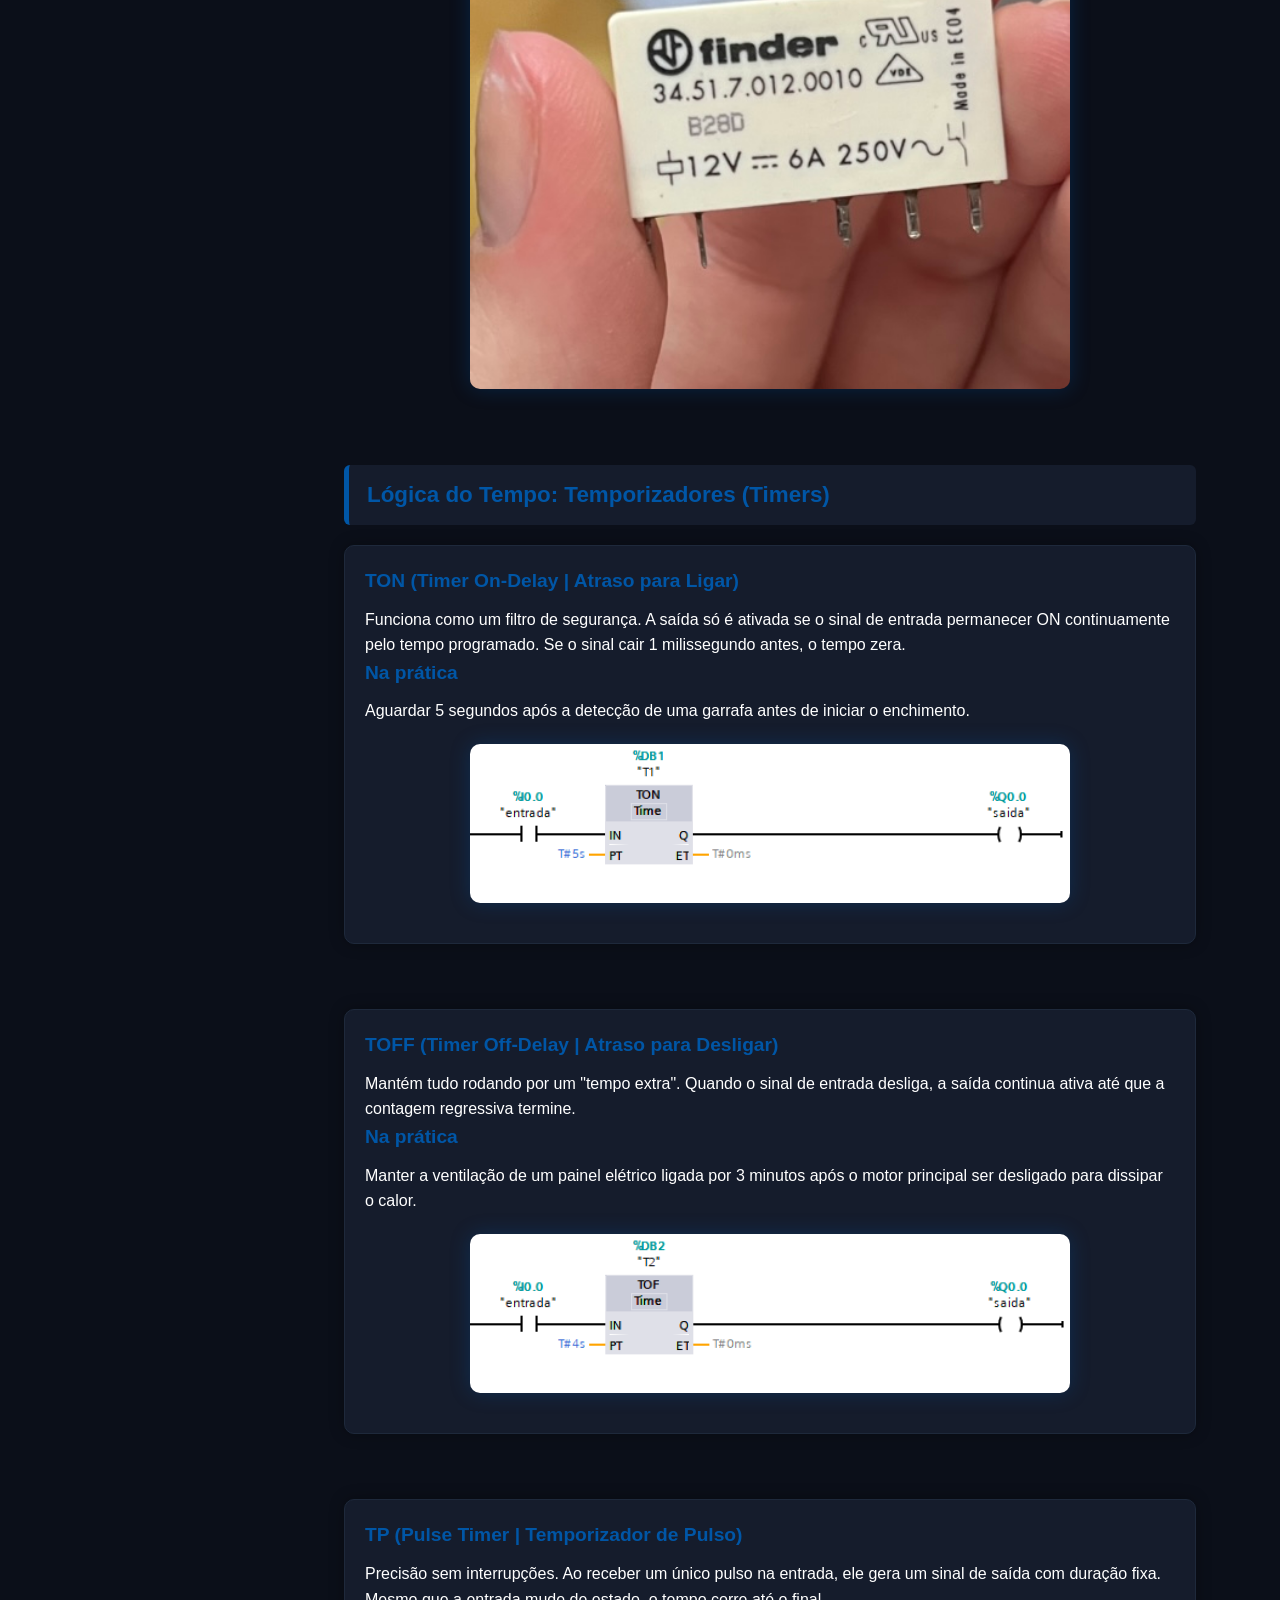
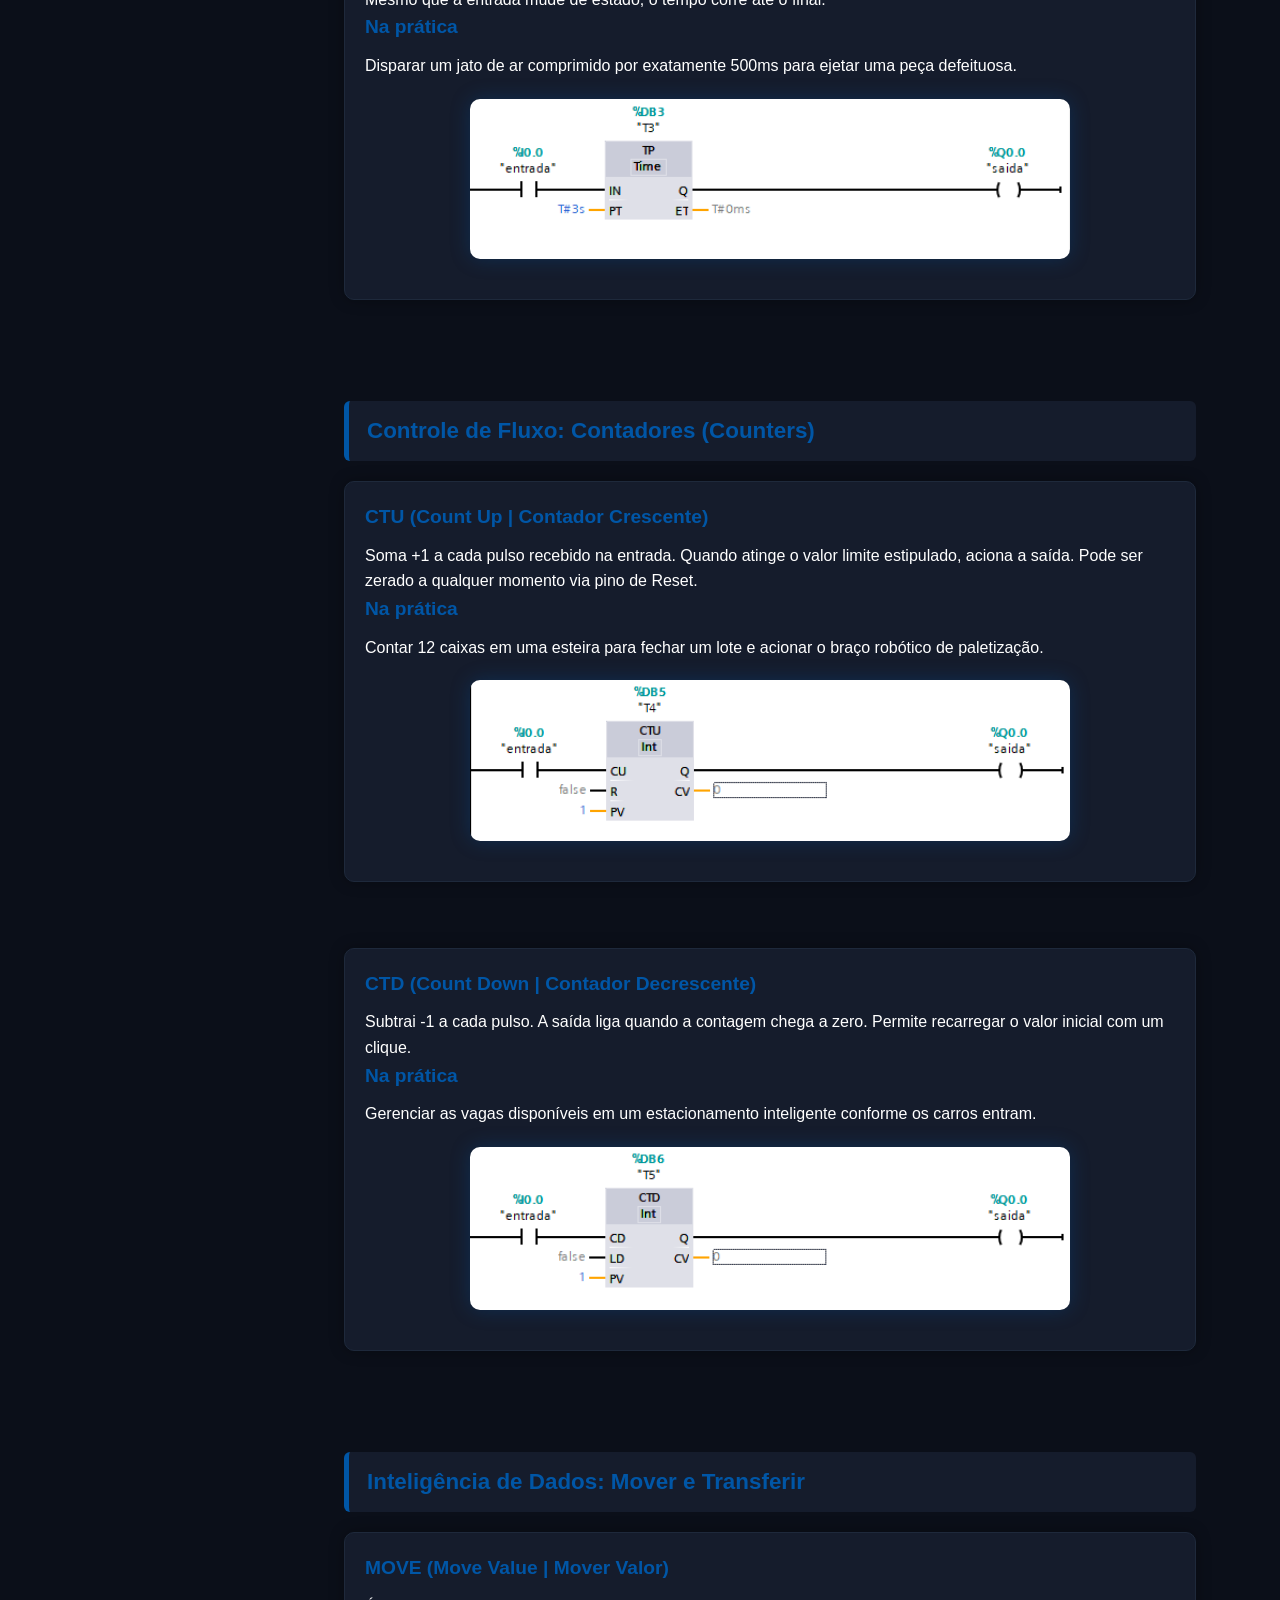
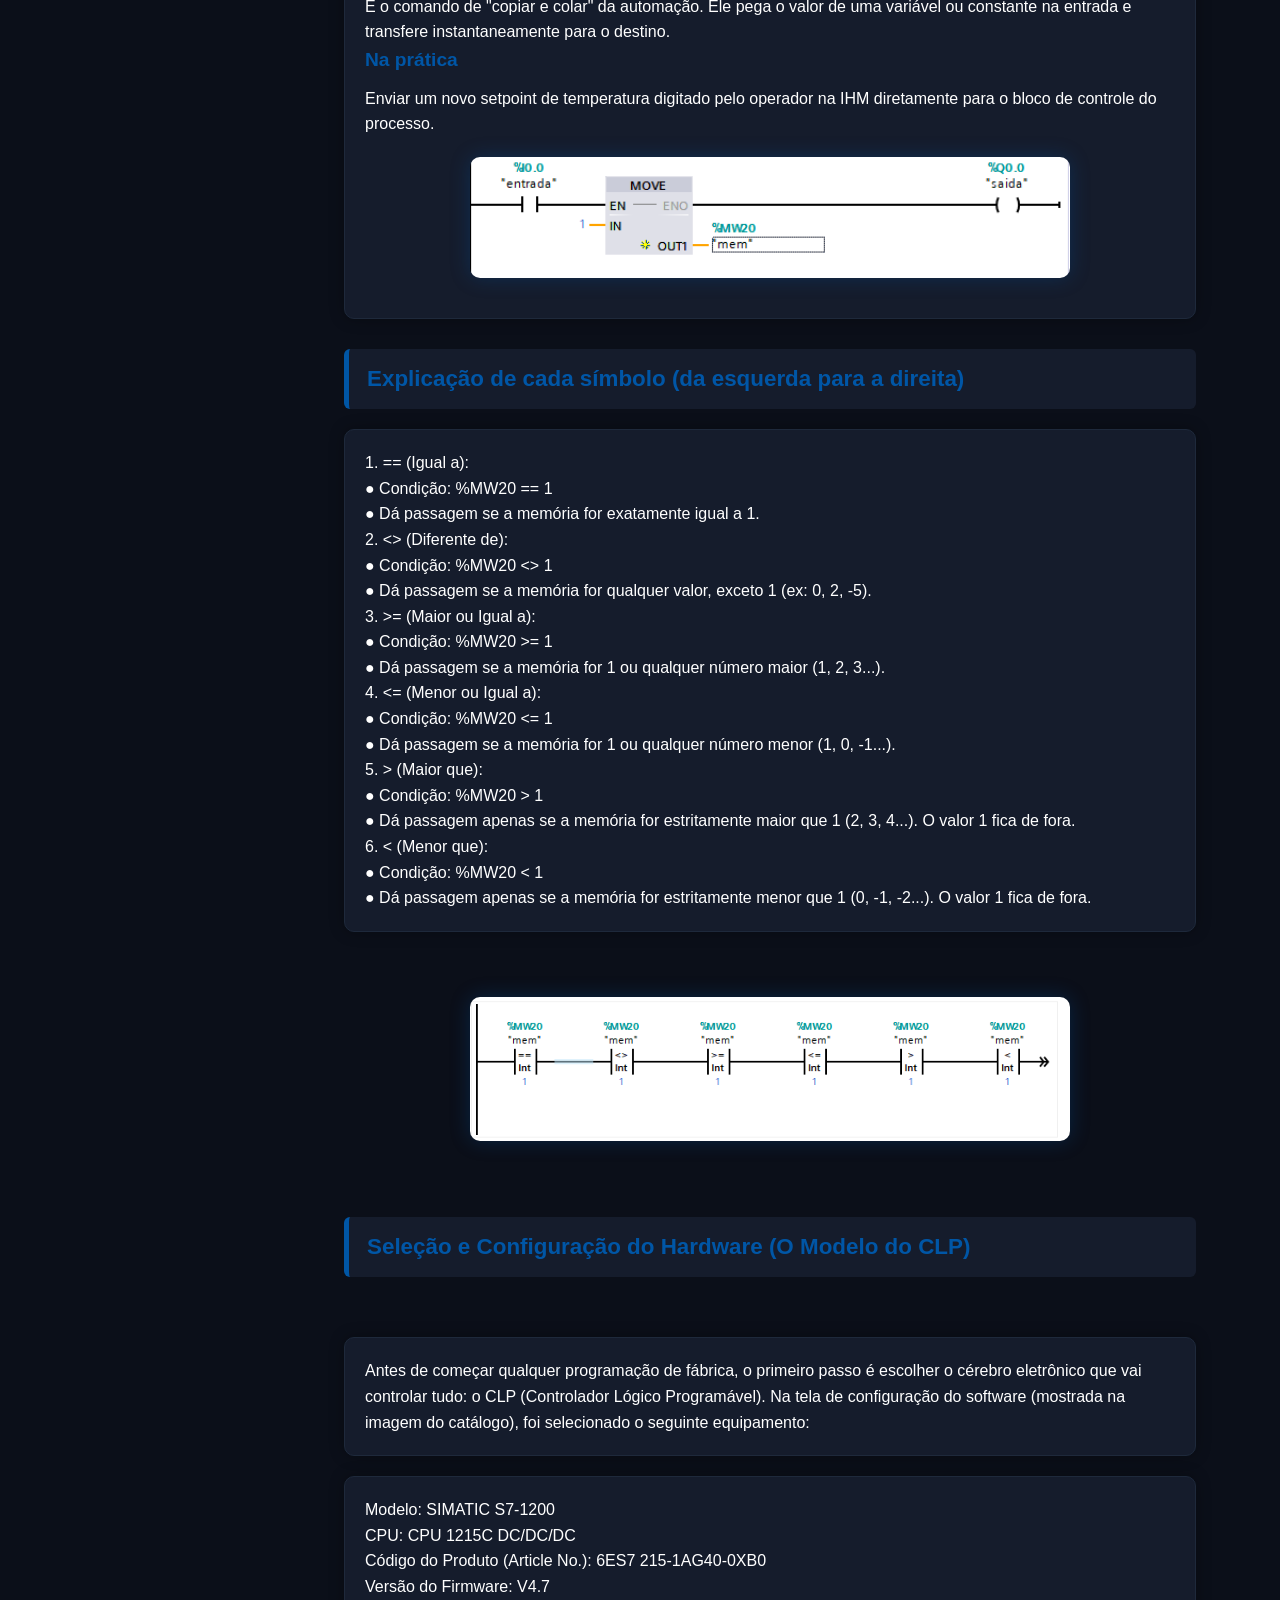
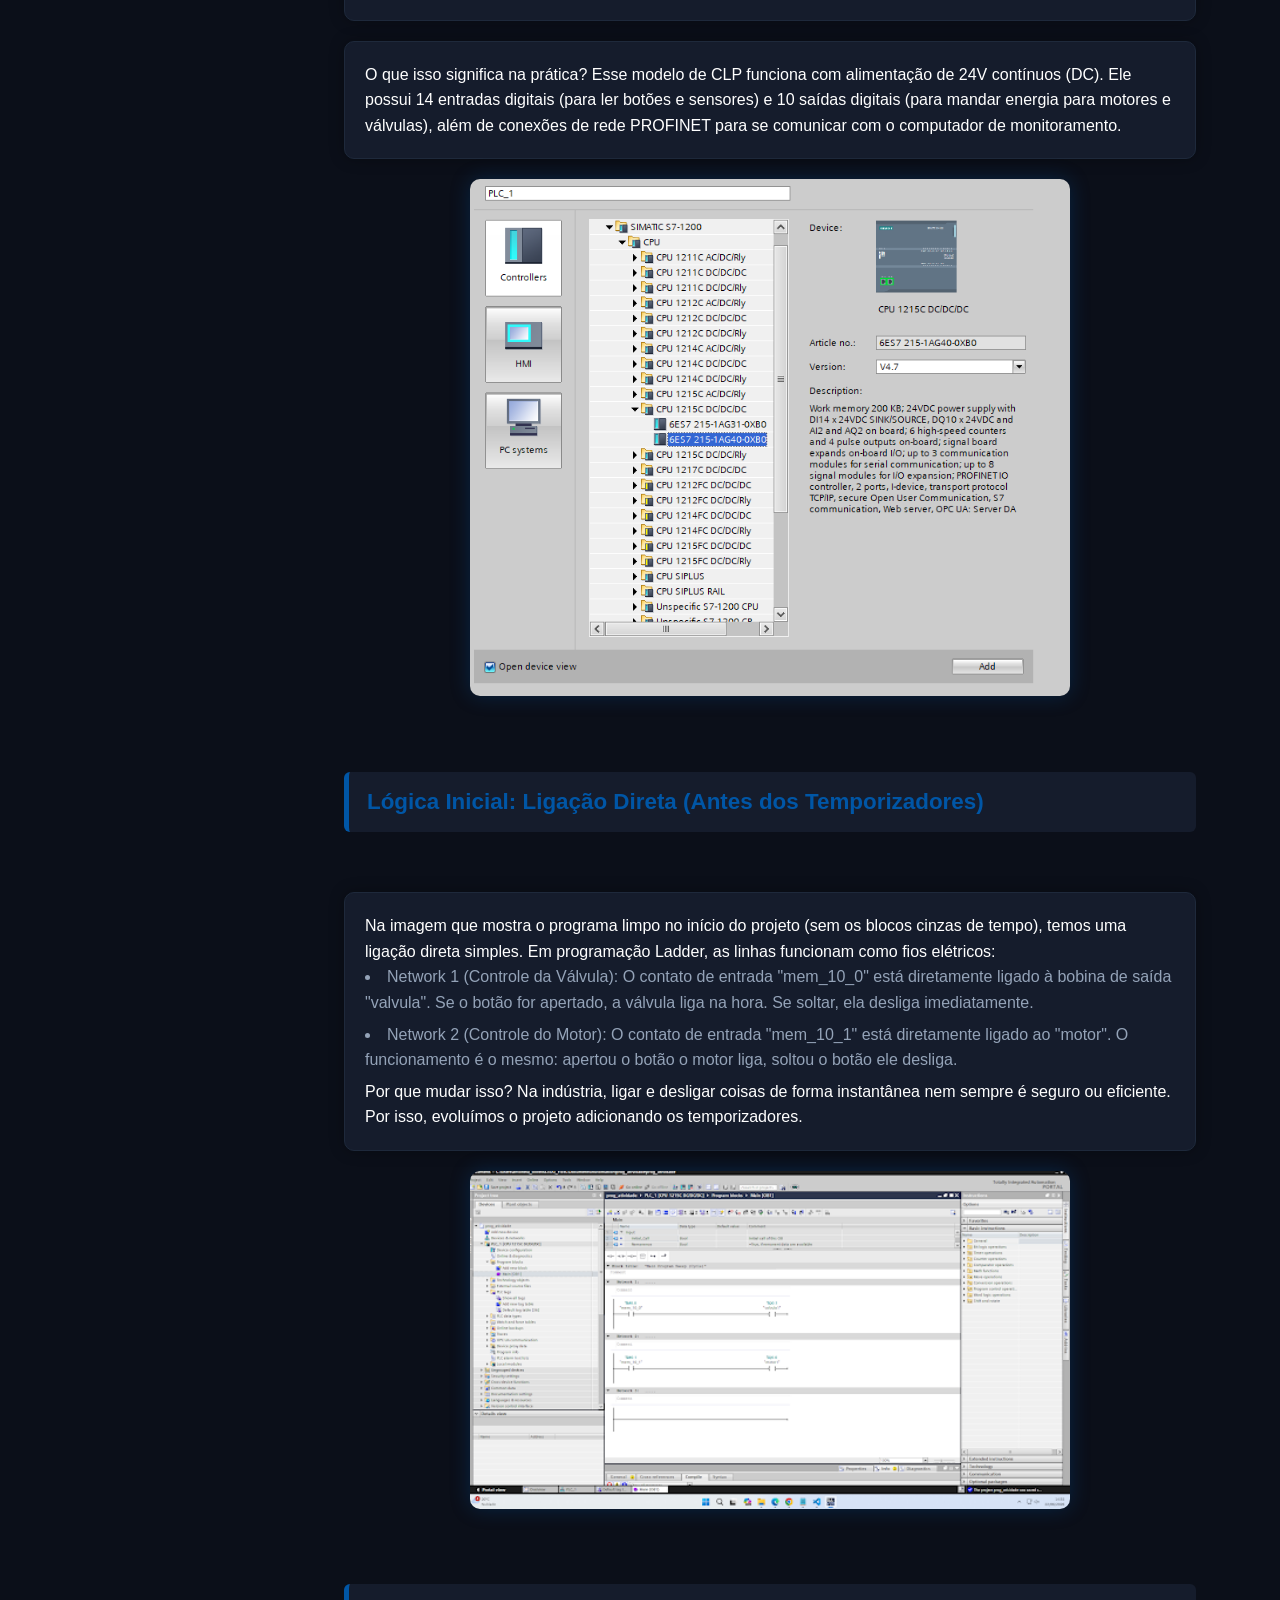
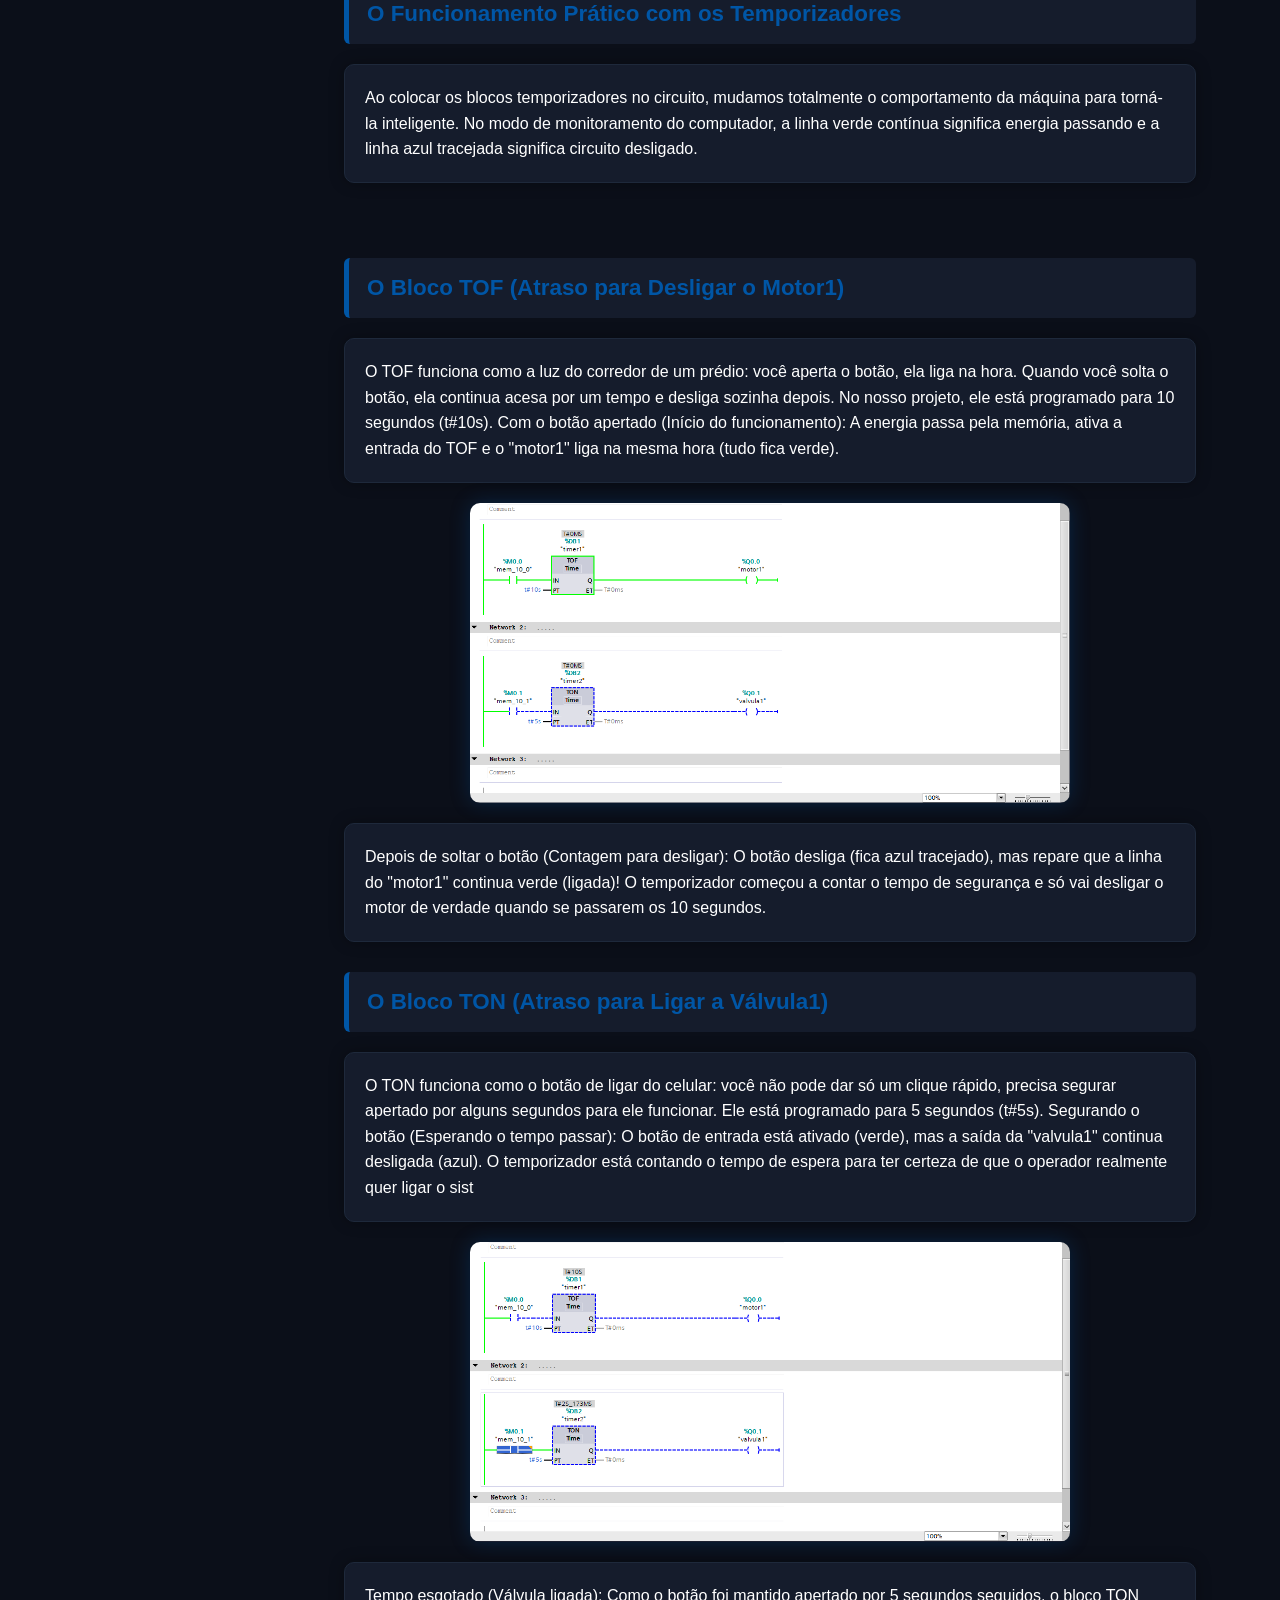
<file: tia.html>
<!DOCTYPE html>
<html lang="pt-BR">
<head>
    <meta charset="UTF-8">
    <meta name="viewport" content="width=device-width, initial-scale=1.0">
        <link rel="stylesheet" href="style.css">
    <title>Document</title>
</head>
<body>
<nav>
    <div class="logo">
        <img src="./img/logo_senai.png" alt="Logo SENAI">
    </div>

    <div class="menu-links">
        <a href="../index.html">Página inicial</a>
        <a href="./protecao.html">Proteção</a>
        <a href="./comando.html">Comando</a>
        <a href="./sensores.html">Sensores e Acionamentos</a>
        <a href="./teste.html">Testes Circuitos</a>
        <a href="./teste2.html">Teste Laboratório Digital</a>
        <a href="./tia.html">TIA Portal</a>
    </div>
    <div style="margin-top: auto; padding-top: 2rem; border-top: 1px solid var(--border);">
        <button id="theme-toggle-btn" onclick="toggleTheme()" style="width: 100%; padding: 0.8rem; background-color: rgba(0, 86, 166, 0.2); color: #ffffff; border: 1px solid var(--primary); border-radius: 6px; cursor: pointer; font-size: 0.9rem; font-weight: 500; transition: all 0.3s ease;">Claro</button>
    </div>
</nav>
<script src="theme-toggle.js"></script>

<main>
    <h2>O que é um CLP?</h2>
    <div class="caixa-texto">
        <h3>Conceito</h3>
        <p>Controlador Lógico Programável (CLP) é um computador industrial projetado para automação e controle de máquinas e processos em ambientes fabris.</p>
    </div>
        <div class="caixa-texto">
        <h3>Como Funciona (Fluxo de Operação)</h3>
        <p>● Entradas: Recebem dados de sensores e botões.</p>
        <p>● Processamento (CPU): Executa a lógica de controle programada.</p>
        <p>● Saídas: Enviam comandos para motores, válvulas e atuadores.</p>
    </div>
            <div class="caixa-texto">
        <h3>Por que utilizar?</h3>
        <p>● Robustez: Resistente a ruído elétrico, poeira e variação de temperatura.</p>
        <p>● Flexibilidade: Permite alterar o processo via software, sem mexer na fiação.</p>
        <p>● Confiabilidade: Ciclo de varredura rápido (ms) e fácil diagnóstico de falhas.</p>
    </div>
    <img src="./img_tia/image-removebg-preview.png" alt="">
<br>
<h2>Mapeamento de Entradas e Saídas Digitais (I/O)</h2>
<div class="caixa-texto">
    <p>Mapeia a comunicação direta entre os dispositivos do painel e o controlador. Ao acionar um componente físico na bancada, a instrução em Ladder identifica a alteração no mesmo instante e altera o estado da saída correspondente.</p>
<h3>Na prática</h3>
<p>Alternar a chave seletora %I0.0 no painel para energizar a saída %Q0.0 e acionar o relé acoplado.</p>
</div>
<video src="./videos_clps/entradasaida.mov"controls></video>
<br>
<h2>Controle de Semáforo (Sinaleira)</h2>
<div class="caixa-texto">
    <p>Gerencia a transição sequencial entre os estados verde, amarelo e vermelho utilizando blocos de tempo TON (Timer On-Delay). A passagem de cada fase só acontece quando a contagem de tempo da etapa anterior é concluída.</p>
    <h3>Na prática</h3>
    <p>Manter o sinal verde ligado por um intervalo programado antes de autorizar a troca automática para o amarelo e, em seguida, para o vermelho.</p>
</div>
<video src="./videos_clps/sinaleira .mov"controls></video>
<br>
  </div>
  <h2>Bancada Didática de Automação Festo</h2>
        <div class="caixa-texto">
            <h3>Conceito</h3>
            <p>Conjunto integrado para testes de automação, contendo CLP Siemens, módulos de relés de interface, chaves de entrada digital, bornes de conexão e simulador de malha fechada.</p>
            <h3>Na prática</h3>
            <p>Proporcionar um ambiente seguro para montagem, fiação e validação de rotinas de controle industrial.</p>
    </div>
    <img src="./img_tia2/bancada.PNG" alt="">
<br>
  </div>
  <h2>Alimentação do Sistema (Power Supply)</h2>
  <div class="caixa-texto">
            <h3>conceito</h3>
            <p>Borneira de conexão elétrica principal do controlador, dividida entre a entrada em corrente alternada e a saída auxiliar contínua.</p>
            <h3>Na prática</h3>
            <p>Receber alimentação de $120/230\text{ V AC}$ ($L1, N, PE$) e disponibilizar $24\text{ V DC}$ ($L+, M$) para energizar os circuitos internos do sistema.</p>
    </div>
    <img src="./img_tia2/alimentacao.PNG" alt="">
<br>
  </div>
  <h2>Especificações da CPU (Siemens S7-1200)</h2>
  <div class="caixa-texto">
            <h3>conceito</h3>
            <p>Módulo central de processamento modelo CPU 1214C DC/DC/DC, responsável por executar o programa e gerenciar os sinais do processo.</p>
            <h3>Na prática</h3>
            <p>Módulo central de processamento modelo CPU 1214C DC/DC/DC, responsável por executar o programa e gerenciar os sinais do processo.</p>
    </div>
    <img src="./img_tia2/informacoesclp.PNG  " alt="">
<br>
  </div>
  <h2>Entradas Digitais e Analógicas (DI / AI)</h2>
  <div class="caixa-texto">
            <h3>conceito</h3>
            <p>Terminal superior da CPU para recepção de sinais vindos de sensores, botoeiras e dispositivos de campo.</p>
            <h3>Na prática</h3>
            <p>Receber até 14 sinais digitais de $24\text{ V DC}$ (DI a e DI b) e 2 sinais analógicos em tensão de $0\text{ a }10\text{ V DC}$ (AI).</p>
    </div>
    <img src="./img_tia2/entradas.PNG   " alt="">
<br>
 </div>
  <h2>Saídas Digitais, Analógicas e Comunicação (DQ / AQ / LAN)</h2>
  <div class="caixa-texto">
            <h3>conceito</h3>
            <p>Terminal inferior e porta de rede da CPU para envio de comandos aos atuadores e integração com sistemas externos.</p>
            <h3>Na prática</h3>
            <p>Acionar saídas digitais de $24\text{ V DC}$ (DQ), enviar sinal analógico de saída (AQ0) e realizar a comunicação via rede Profinet (ProfeNET/LAN).</p>
    </div>
    <img src="./img_tia2/saidas.PNG" alt="">
<br>
 </div>
  <h2>Base de Relé de Interface (Finder MasterBASIC)</h2>
  <div class="caixa-texto">
            <h3>conceito</h3>
            <p>Soquete para acoplamento de relés auxiliares, utilizado para isolamento galvânico e proteção entre o CLP e as cargas do painel.</p>
            <h3>Na prática</h3>
            <p>Conectar a bobina ($A1/A2$) na saída do CLP para comutar contatos secos isolados ($11$ Comum, $14$ NA, $12$ NF) de até $6\text{ A} / 250\text{ V AC}$.</p>
    </div>
    <img src="./img_tia2/informacoes rele.PNG" alt="">
<br>
</div>
  <h2>Relé Eletromecânico Ultra-fino (Finder 34.51)</h2>
  <div class="caixa-texto">
            <h3>conceito</h3>
            <p>Componente do tipo Slim inserido na base de interface para chaveamento físico de sinais e potências.</p>
            <h3>Na prática</h3>
            <p>Ser acionado por uma bobina de $12\text{ V DC}$ (ou $24\text{ V DC}$ conforme a versão) para comutar correntes de até $6\text{ A}$ em circuitos de até $250\text{ V AC}$.</p>
    </div>
    <img src="./img_tia2/releeletromecanico.PNG" alt="">
<br>
<h2>Lógica do Tempo: Temporizadores (Timers)</h2>
<div class="caixa-texto">
    <h3>TON (Timer On-Delay | Atraso para Ligar)</h3>
Funciona como um filtro de segurança. A saída só é ativada se o sinal de entrada permanecer ON continuamente pelo tempo programado. Se o sinal cair 1 milissegundo antes, o tempo zera.
<br>
<h3>Na prática</h3>
Aguardar 5 segundos após a detecção de uma garrafa antes de iniciar o enchimento.
<img src="./img_tia/TON.png" alt="">
</div>
<br>
<div class="caixa-texto">
<h3>TOFF (Timer Off-Delay | Atraso para Desligar)</h3>
Mantém tudo rodando por um "tempo extra". Quando o sinal de entrada desliga, a saída continua ativa até que a contagem regressiva termine.
<br>
<h3>Na prática</h3>
Manter a ventilação de um painel elétrico ligada por 3 minutos após o motor principal ser desligado para dissipar o calor.
<img src="./img_tia/TOFF.png" alt="">
</div>
<br>
<div class="caixa-texto">
<h3>TP (Pulse Timer | Temporizador de Pulso)</h3>
Precisão sem interrupções. Ao receber um único pulso na entrada, ele gera um sinal de saída com duração fixa. Mesmo que a entrada mude de estado, o tempo corre até o final.
<br>
<h3>Na prática</h3>
Disparar um jato de ar comprimido por exatamente 500ms para ejetar uma peça defeituosa.
<img src="./img_tia/TP.png" alt="">
</div>
<br>
<br>
<h2>Controle de Fluxo: Contadores (Counters)</h2>
<div class="caixa-texto">
<h3>CTU (Count Up | Contador Crescente)</h3>
Soma +1 a cada pulso recebido na entrada. Quando atinge o valor limite estipulado, aciona a saída. Pode ser zerado a qualquer momento via pino de Reset.
<br>
<h3>Na prática</h3>
Contar 12 caixas em uma esteira para fechar um lote e acionar o braço robótico de paletização.
<img src="./img_tia/CTU.png" alt="">
</div>
<br>
<div class="caixa-texto">
<h3>CTD (Count Down | Contador Decrescente)</h3>
Subtrai -1 a cada pulso. A saída liga quando a contagem chega a zero. Permite recarregar o valor inicial com um clique.
<br>
<h3>Na prática</h3>
Gerenciar as vagas disponíveis em um estacionamento inteligente conforme os carros entram.
<img src="./img_tia/CTD.png" alt="">
</div>
<br>
<br>
<h2>Inteligência de Dados: Mover e Transferir</h2>
<div class="caixa-texto">
<h3>MOVE (Move Value | Mover Valor)</h3>
É o comando de "copiar e colar" da automação. Ele pega o valor de uma variável ou constante na entrada e transfere instantaneamente para o destino.
<br>
<h3>Na prática</h3>
Enviar um novo setpoint de temperatura digitado pelo operador na IHM diretamente para o bloco de controle do processo.
<img src="./img_tia/MOVE.png" alt="">
</div>
<h2>Explicação de cada símbolo (da esquerda para a direita)</h2>
<div class="tt-tt">
<p>1. == (Igual a):</p>
<p>● Condição: %MW20 == 1</p>
<p>● Dá passagem se a memória for exatamente igual a 1.</p>
<p>2. <> (Diferente de):</p>
<p>● Condição: %MW20 <> 1</p>
<p>● Dá passagem se a memória for qualquer valor, exceto 1 (ex: 0, 2, -5).</p>
<p>3. >= (Maior ou Igual a):</p>
<p>● Condição: %MW20 >= 1</p>
<p>● Dá passagem se a memória for 1 ou qualquer número maior (1, 2, 3...).</p>
<p>4. <= (Menor ou Igual a):</p>
<p>● Condição: %MW20 <= 1</p>
<p>● Dá passagem se a memória for 1 ou qualquer número menor (1, 0, -1...).</p>
<p>5. > (Maior que):</p>
<p>● Condição: %MW20 > 1</p>
<p>● Dá passagem apenas se a memória for estritamente maior que 1 (2, 3, 4...). O valor 1 fica de fora.</p>
<p>6. < (Menor que):</p>
<p>● Condição: %MW20 < 1</p>
<p>● Dá passagem apenas se a memória for estritamente menor que 1 (0, -1, -2...). O valor 1 fica de fora.</p>
</div>
<br>
<img src="./img_tia/comparaco.png" alt="">
<br>
<h2>Seleção e Configuração do Hardware (O Modelo do CLP)</h2>
<br>
<div class="caixa-texto">
Antes de começar qualquer programação de fábrica, o primeiro passo é escolher o cérebro eletrônico que vai controlar tudo: o CLP (Controlador Lógico Programável). Na tela de configuração do software (mostrada na imagem do catálogo), foi selecionado o seguinte equipamento:
</div>
<div class="tt-tt">
<p>Modelo: SIMATIC S7-1200</p>
<p>CPU: CPU 1215C DC/DC/DC</p>
<p>Código do Produto (Article No.): 6ES7 215-1AG40-0XB0</p>
<p>Versão do Firmware: V4.7</p>
</div>
<div class="caixa-texto">
O que isso significa na prática? Esse modelo de CLP funciona com alimentação de 24V contínuos (DC). Ele possui 14 entradas digitais (para ler botões e sensores) e 10 saídas digitais (para mandar energia para motores e válvulas), além de conexões de rede PROFINET para se comunicar com o computador de monitoramento.
</div>
<div>
    <img src="./img_tia/im1.png" alt="">
</div>
<br>
<h2> Lógica Inicial: Ligação Direta (Antes dos Temporizadores)</h2>
<br>
<div class="caixa-texto">
<p>Na imagem que mostra o programa limpo no início do projeto (sem os blocos cinzas de tempo), temos uma ligação direta simples. Em programação Ladder, as linhas funcionam como fios elétricos:</p>
<li>Network 1 (Controle da Válvula): O contato de entrada "mem_10_0" está diretamente ligado à bobina de saída "valvula". Se o botão for apertado, a válvula liga na hora. Se soltar, ela desliga imediatamente.</li>
<li>Network 2 (Controle do Motor): O contato de entrada "mem_10_1" está diretamente ligado ao "motor". O funcionamento é o mesmo: apertou o botão o motor liga, soltou o botão ele desliga.</li>
<p>Por que mudar isso? Na indústria, ligar e desligar coisas de forma instantânea nem sempre é seguro ou eficiente. Por isso, evoluímos o projeto adicionando os temporizadores.</p>
</div>
<div>
    <img src="./img_tia/im2.png" alt="">
</div>
<br>
<h2>O Funcionamento Prático com os Temporizadores</h2>
<div class="caixa-texto">
Ao colocar os blocos temporizadores no circuito, mudamos totalmente o comportamento da máquina para torná-la inteligente. No modo de monitoramento do computador, a linha verde contínua significa energia passando e a linha azul tracejada significa circuito desligado.
</div>
<br>
<h2>O Bloco TOF (Atraso para Desligar o Motor1)</h2>
<div class="caixa-texto">
    
O TOF funciona como a luz do corredor de um prédio: você aperta o botão, ela liga na hora. Quando você solta o botão, ela continua acesa por um tempo e desliga sozinha depois. No nosso projeto, ele está programado para 10 segundos (t#10s).
Com o botão apertado (Início do funcionamento): A energia passa pela memória, ativa a entrada do TOF e o "motor1" liga na mesma hora (tudo fica verde).
</div>
<div>
    <img src="./img_tia/im3.png" alt="">
</div>
<div class="caixa-texto">
Depois de soltar o botão (Contagem para desligar): O botão desliga (fica azul tracejado), mas repare que a linha do "motor1" continua verde (ligada)! O temporizador começou a contar o tempo de segurança e só vai desligar o motor de verdade quando se passarem os 10 segundos.
</div>
<h2> O Bloco TON (Atraso para Ligar a Válvula1)</h2>
<div class="caixa-texto">
O TON funciona como o botão de ligar do celular: você não pode dar só um clique rápido, precisa segurar apertado por alguns segundos para ele funcionar. Ele está programado para 5 segundos (t#5s).
Segurando o botão (Esperando o tempo passar): O botão de entrada está ativado (verde), mas a saída da "valvula1" continua desligada (azul). O temporizador está contando o tempo de espera para ter certeza de que o operador realmente quer ligar o sist

</div>
<div>
    <img src="./img_tia/im5.png" alt="">
</div>
<div class="caixa-texto">
Tempo esgotado (Válvula ligada): Como o botão foi mantido apertado por 5 segundos seguidos, o bloco TON finalmente libera a energia, e a linha da "valvula1" fica totalmente verde (ligada).
</div>
<div>
    <img src="./img_tia/im6.png" alt="">
</div>
<h2>Tabela Resumo dos Componentes</h2>
<div>
    <img src="./img_tia/Captura de tela 2026-06-24 162424.png" alt="">
</div>
<footer>
    by Iago &copy; &trade;
</footer>
</main>
</body>
</html>
</file>
<file: style.css>
/* ==========================================================================
   RESET & VARIÁVEIS GLOBAIS
   ========================================================================== */
:root {
    --bg-main: #0b0f19;
    --bg-sidebar: #111827;
    --bg-card: #151c2c;
    --primary: #0056a6;
    --accent: #e30613;
    --text-main: #ffffff;
    --text-muted: #94a3b8;
    --border: #1e293b;
    --radius: 10px;
    --sidebar-width: 260px;
}

body.light-theme {
    --bg-main: #ffffff;
    --bg-sidebar: #f0f0f0;
    --bg-card: #e0e0e0;
    --text-main: #000000;
    --text-muted: #333333;
    --border: #cccccc;
}

*, *::before, *::after {
    box-sizing: border-box;
    margin: 0;
    padding: 0;
}

body {
    background-color: var(--bg-main);
    color: var(--text-main);
    font-family: Arial, sans-serif;
    line-height: 1.6;
    margin: 0;
    transition: background-color 0.3s ease, color 0.3s ease;
}

/* ==========================================================================
   MENU LATERAL (SIDEBAR - DESKTOP)
   ========================================================================== */
nav {
    width: var(--sidebar-width);
    height: 100vh;
    position: fixed;
    top: 0;
    left: 0;
    background: linear-gradient(180deg, #111827 0%, #0d1117 100%);
    border-right: 3px solid var(--primary);
    display: flex;
    flex-direction: column;
    padding: 2rem 1rem;
    box-shadow: 4px 0 20px rgba(0, 0, 0, 0.5);
    z-index: 1000;
    overflow-y: auto;
    transition: background 0.3s ease, box-shadow 0.3s ease;
}

body.light-theme nav {
    background: linear-gradient(180deg, #f0f0f0 0%, #e8e8e8 100%);
    box-shadow: 0 4px 16px rgba(0, 0, 0, 0.1);
}

.logo {
    display: flex;
    justify-content: center;
    align-items: center;
    margin-bottom: 2.5rem;
    padding: 1.2rem;
    border-bottom: 2px solid var(--primary);
    border-radius: 8px;
    background-color: rgba(0, 86, 166, 0.1);
    transition: all 0.3s ease;
}

body.light-theme .logo {
    background-color: rgba(0, 86, 166, 0.08);
}

.logo img {
    height: 50px;
    width: auto;
    box-shadow: none !important;
    margin: 0 !important;
    transition: transform 0.3s ease;
}

.logo img:hover {
    transform: scale(1.1);
}

.menu-links {
    display: flex;
    flex-direction: column;
    gap: 0.8rem;
    flex: 1;
}

nav a {
    color: var(--text-main);
    text-decoration: none;
    font-size: 0.95rem;
    font-weight: 500;
    padding: 1rem 1.2rem;
    border-radius: 6px;
    background-color: rgba(31, 41, 55, 0.6);
    border: 1px solid var(--border);
    transition: all 0.3s ease;
    display: block;
    text-align: left;
    position: relative;
}

body.light-theme nav a {
    background-color: rgba(200, 200, 200, 0.4);
    border: 1px solid #999999;
}

nav a::before {
    content: '';
    position: absolute;
    left: 0;
    top: 0;
    width: 3px;
    height: 0;
    background-color: var(--primary);
    border-radius: 0 2px 2px 0;
    transition: height 0.3s ease;
}

nav a:hover {
    background-color: rgba(0, 86, 166, 0.2);
    border-color: var(--primary);
    color: #ffffff;
    padding-left: 1.5rem;
}

nav a:hover::before {
    height: 100%;
}

nav a.active {
    background-color: var(--primary);
    border-color: var(--primary);
    color: #ffffff;
    font-weight: 600;
}

nav a.active::before {
    height: 100%;
}

/* ==========================================================================
   ÁREA DE CONTEÚDO PRINCIPAL (CENTRALIZADA NO PC)
   ========================================================================== */
main {
    /* Calcula o centro exato da área disponível à direita da barra */
    margin-left: calc(var(--sidebar-width) + (100vw - var(--sidebar-width) - 900px) / 2);
    width: 100%;
    max-width: 900px;
    padding: 2rem 1.5rem;
    box-sizing: border-box;
    transition: margin-left 0.3s ease;
}

/* Ajusta dinamicamente para telas intermediárias */
@media (max-width: 1200px) {
    main {
        margin-left: var(--sidebar-width);
        max-width: calc(100% - var(--sidebar-width));
    }
}

/* ==========================================================================
   ELEMENTOS DE CONTEÚDO
   ========================================================================== */
h1 {
    color: var(--text-main);
    font-size: 2rem;
    margin-bottom: 1.5rem;
    text-align: center;
}

h2 {
    background-color: var(--bg-card);
    color: var(--primary);
    padding: 12px 18px;
    border-left: 5px solid var(--primary);
    border-radius: 6px;
    margin: 30px 0 15px 0;
    font-size: 1.4rem;
    transition: all 0.3s ease;
}

h3 {
    color: var(--primary);
    font-size: 1.2rem;
    margin-bottom: 10px;
}

.caixa-texto, .tt-tt {
    background-color: var(--bg-card);
    color: #ffffff;
    border: 1px solid var(--border);
    border-radius: var(--radius);
    padding: 20px;
    margin: 20px 0;
    box-shadow: 0 0 15px rgba(0, 0, 0, 0.3);
    transition: all 0.3s ease;
}

body.light-theme .caixa-texto,
body.light-theme .tt-tt {
    color: #000000;
}

ul {
    padding-left: 20px;
    margin-top: 10px;
}

li {
    margin-bottom: 6px;
    color: var(--text-muted);
}

div {
    margin: 15px 0;
}

/* Imagens, vídeos e iframes centralizados */
img, video {
    width: 100%;
    max-width: 600px;
    display: block;
    margin: 20px auto;
    border-radius: var(--radius);
    box-shadow: 0 0 20px rgba(0, 86, 166, 0.3);
}

iframe {
    width: 100%;
    max-width: 600px;
    height: 330px;
    display: block;
    margin: 20px auto;
    border-radius: var(--radius);
    border: none;
    box-shadow: 0 0 20px rgba(0, 86, 166, 0.3);
}

footer {
    background-color: var(--bg-card);
    color: var(--primary);
    padding: 15px;
    margin-top: 40px;
    text-align: center;
    font-size: 1.1rem;
    border-radius: var(--radius);
    border: 1px solid var(--border);
    transition: all 0.3s ease;
}

body.light-theme footer {
    color: var(--primary);
}

/* ==========================================================================
   LAYOUT RESPONSIVO PARA CELULAR (TELAS PEQUENAS)
   ========================================================================== */
@media (max-width: 768px) {
    body {
        display: block;
        font-size: 14px;
    }

    /* Menu superior fixo */
    nav {
        width: 100%;
        height: auto;
        position: sticky;
        top: 0;
        left: 0;
        border-right: none;
        border-bottom: 3px solid var(--primary);
        padding: 1rem;
        box-shadow: 0 4px 16px rgba(0, 0, 0, 0.6);
        background: linear-gradient(180deg, #111827 0%, #0d1117 100%);
        z-index: 999;
    }

    .logo {
        margin-bottom: 1rem;
        padding: 0.8rem;
        border-bottom: 2px solid var(--primary);
        border-radius: 6px;
        background-color: rgba(0, 86, 166, 0.1);
    }

    .logo img {
        height: 40px;
        transition: transform 0.3s ease;
    }

    .logo img:active {
        transform: scale(0.95);
    }

    /* Barra deslizante na horizontal */
    .menu-links {
        flex-direction: row;
        overflow-x: auto;
        padding-bottom: 8px;
        white-space: nowrap;
        gap: 0.8rem;
        -webkit-overflow-scrolling: touch;
        scroll-behavior: smooth;
    }

    nav a {
        font-size: 0.85rem;
        padding: 0.8rem 1rem;
        flex-shrink: 0;
        border-radius: 6px;
        background-color: rgba(31, 41, 55, 0.6);
        transition: all 0.3s ease;
    }

    nav a::before {
        display: none;
    }

    nav a:active {
        background-color: var(--primary);
        color: #ffffff;
    }

    nav a.active {
        background-color: var(--primary);
        color: #ffffff;
        border-left: none;
    }

    /* Conteúdo expande totalmente na tela do celular */
    main {
        margin-left: 0 !important;
        width: 100% !important;
        max-width: 100% !important;
        padding: 1.5rem 1rem !important;
    }

    h1 {
        font-size: 1.6rem;
        margin: 1.2rem 0;
        font-weight: 700;
    }

    h2 {
        font-size: 1.2rem;
        padding: 0.8rem 1rem;
        margin: 1.5rem 0 1rem 0;
        border-radius: 6px;
    }

    h3 {
        font-size: 1.1rem;
        margin-bottom: 0.8rem;
    }

    .caixa-texto, .tt-tt {
        padding: 1rem;
        margin: 1rem 0;
        border-radius: 8px;
    }

    ul {
        padding-left: 1.5rem;
    }

    li {
        margin-bottom: 0.5rem;
        font-size: 0.95rem;
    }

    img, video, iframe {
        max-width: 100%;
        height: auto;
        margin: 1.5rem auto !important;
        border-radius: 8px;
    }

    iframe {
        height: 240px;
    }

    footer {
        padding: 1.2rem;
        margin-top: 2rem;
        font-size: 0.95rem;
    }

    div {
        margin: 1rem 0;
    }
}

/* Estilos do botão de tema */
#theme-toggle-btn {
    transition: all 0.3s ease;
}

body.light-theme #theme-toggle-btn {
    background-color: rgba(0, 86, 166, 0.15) !important;
    border-color: #999999 !important;
    color: #000000 !important;
}
</file>
